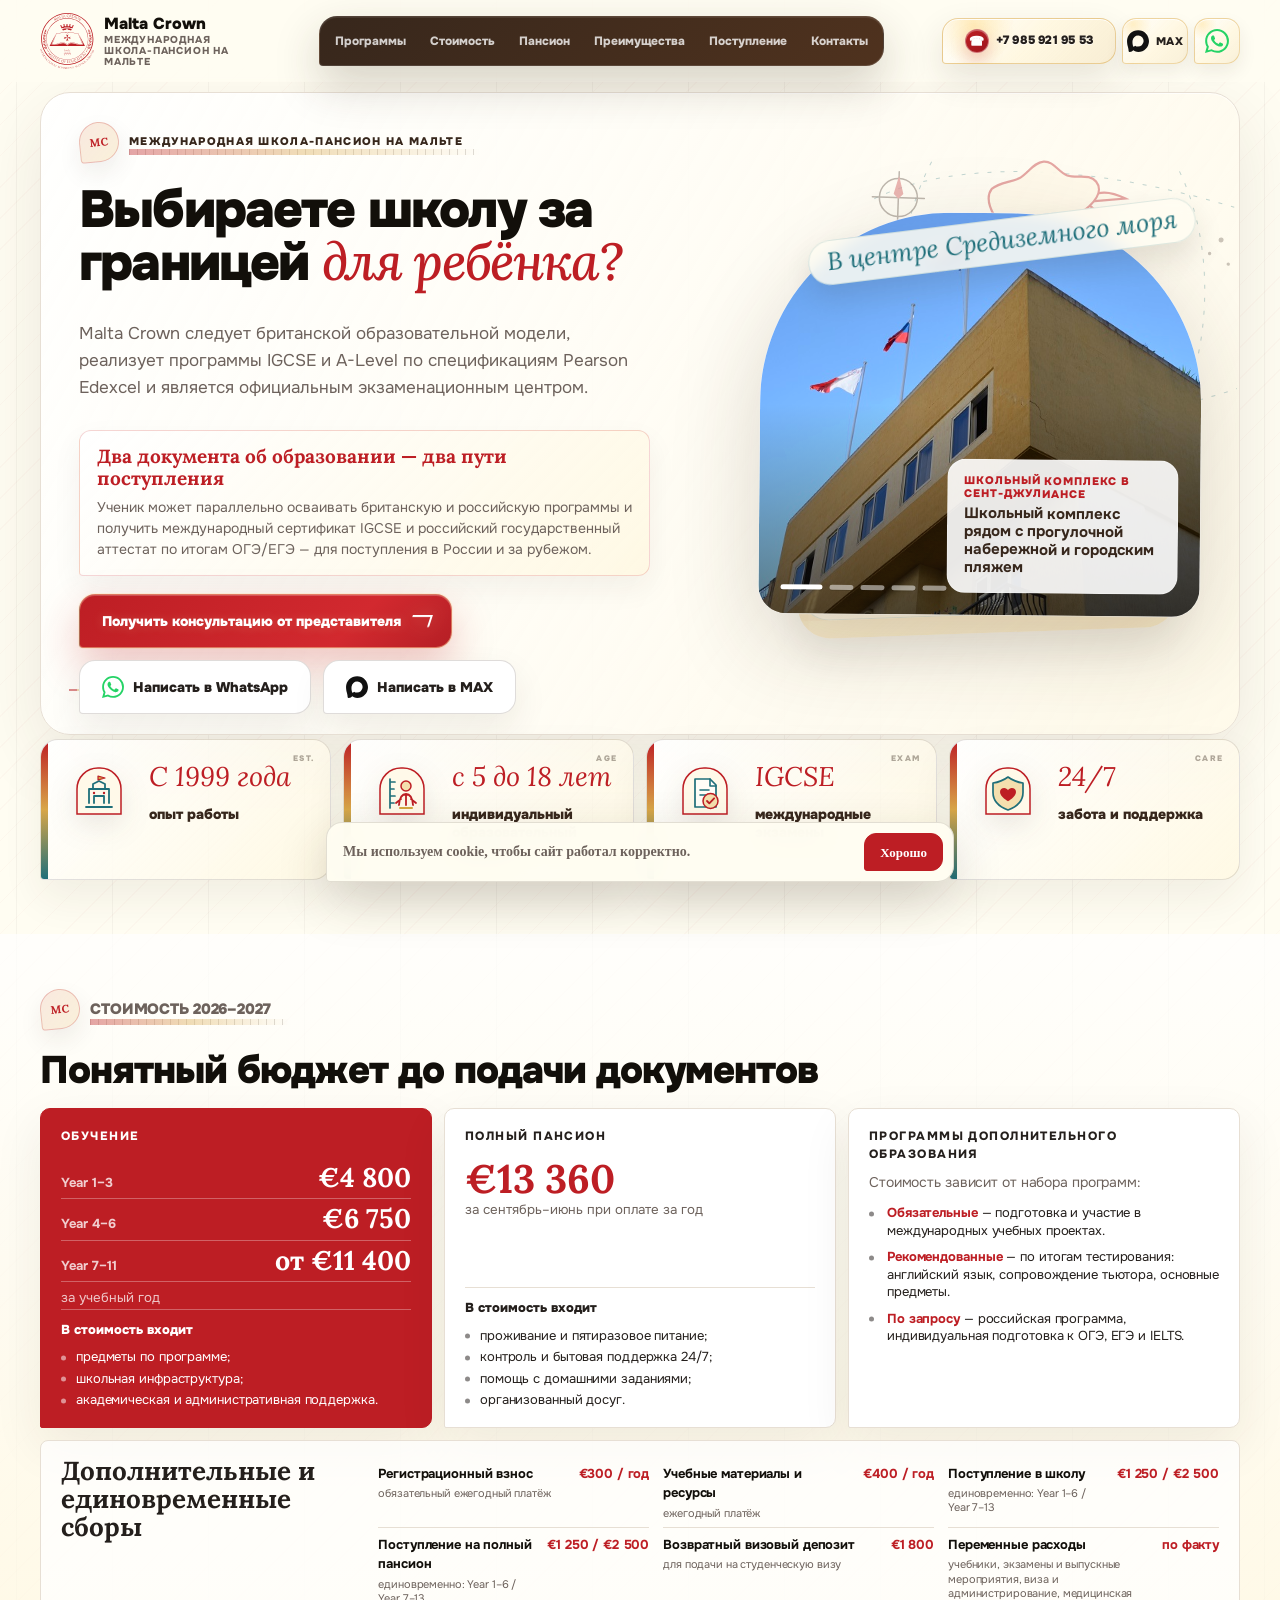
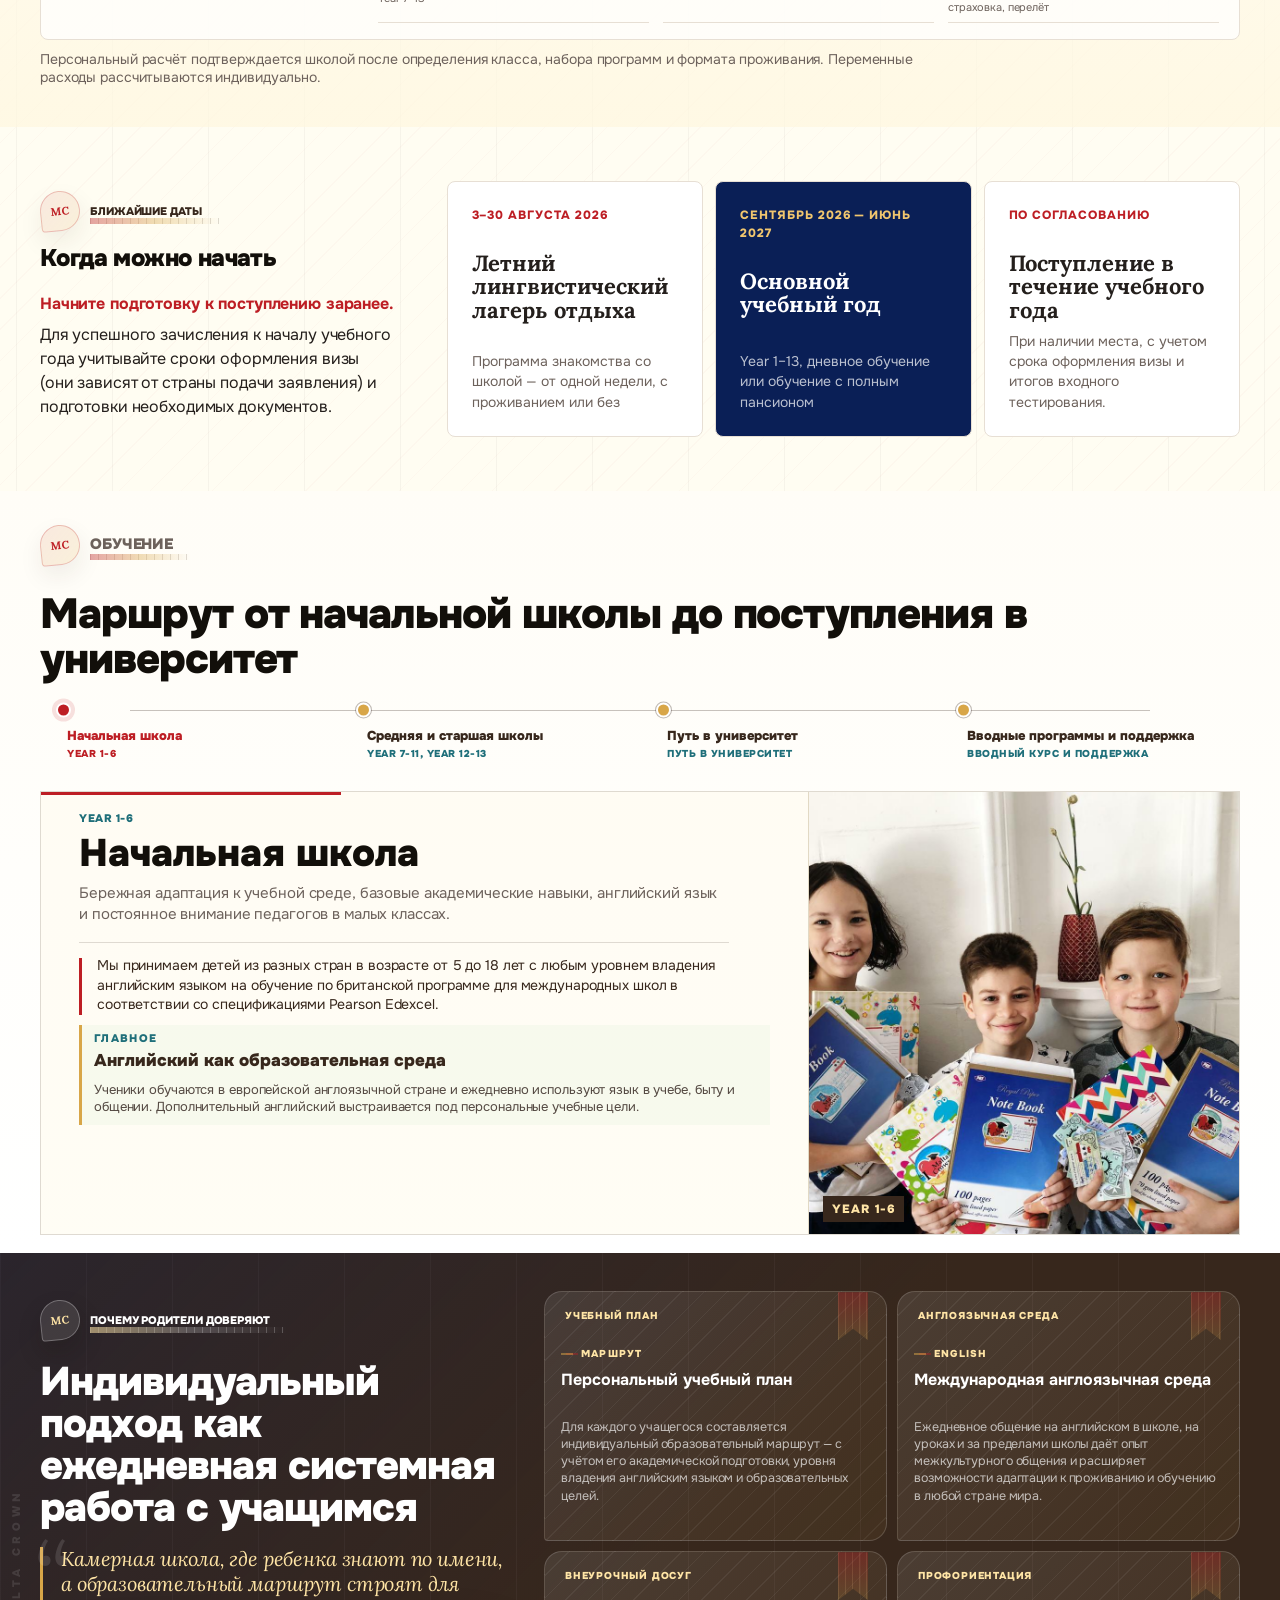
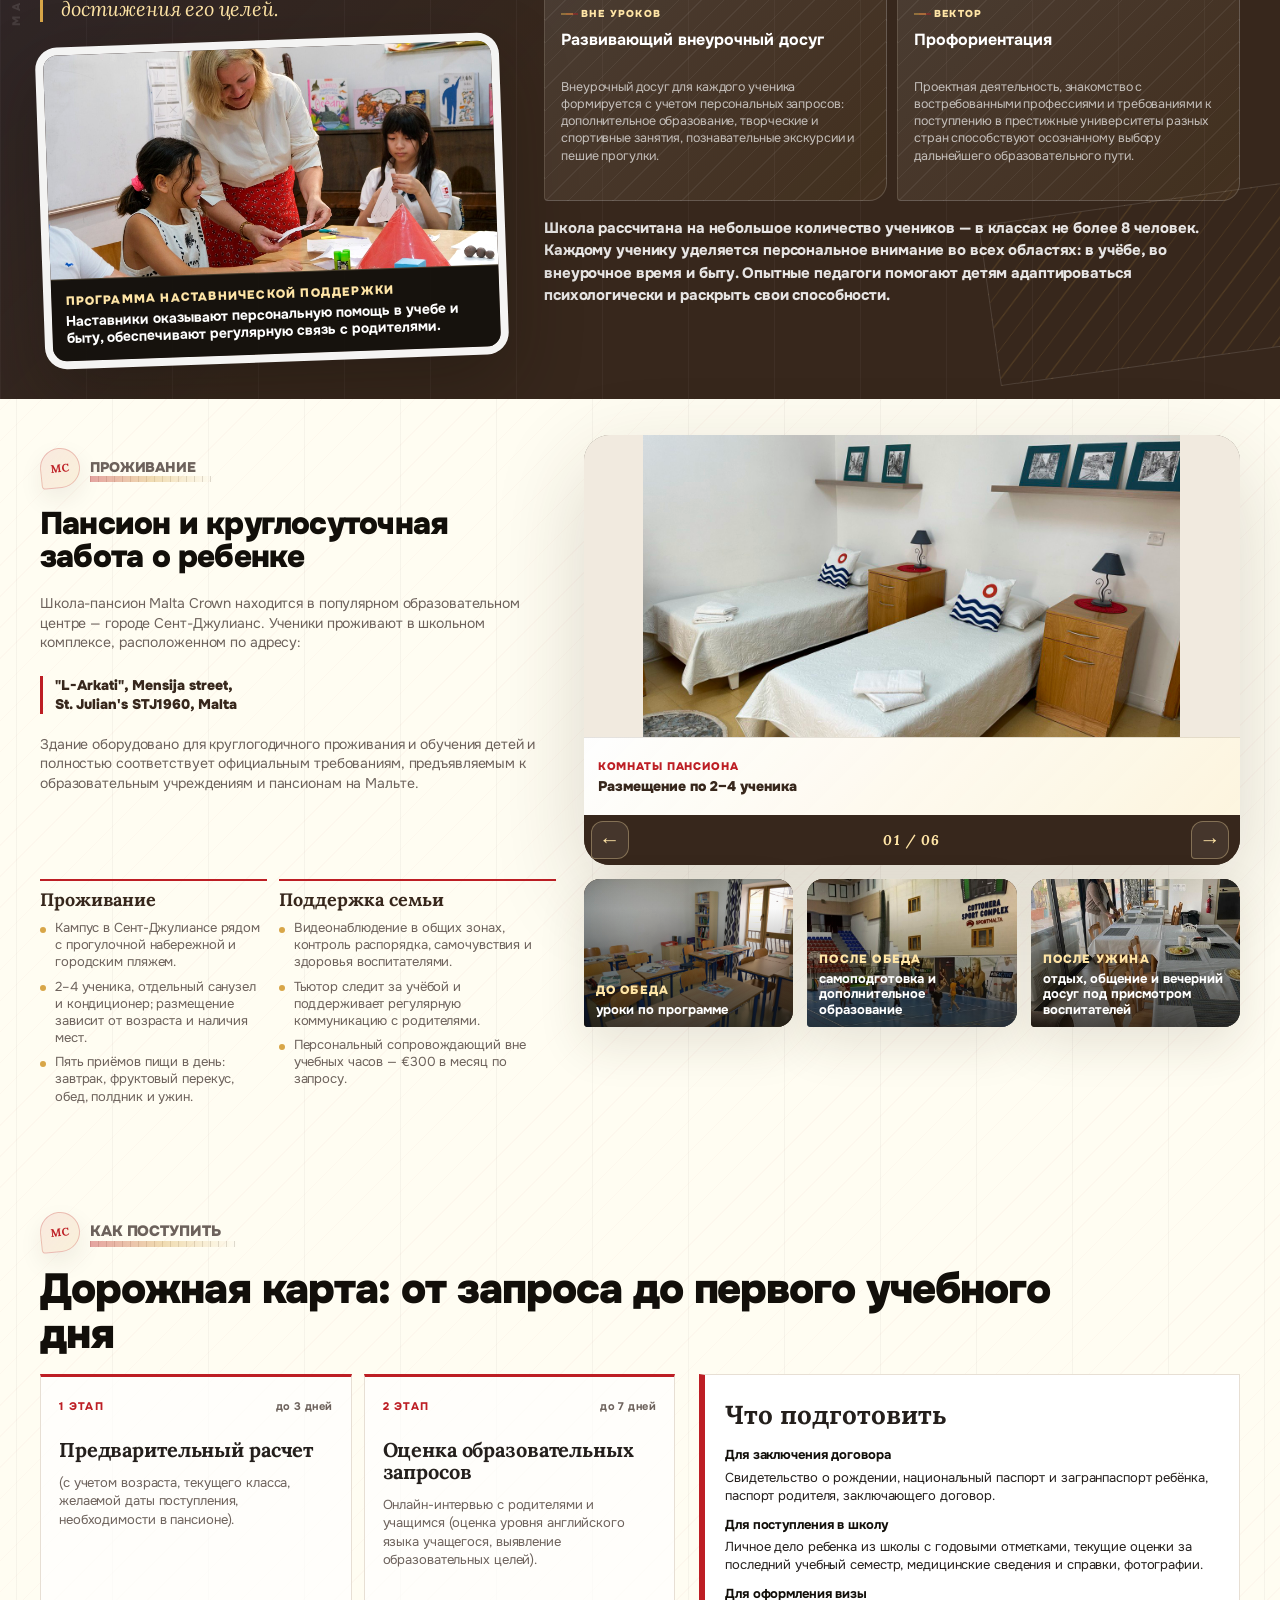
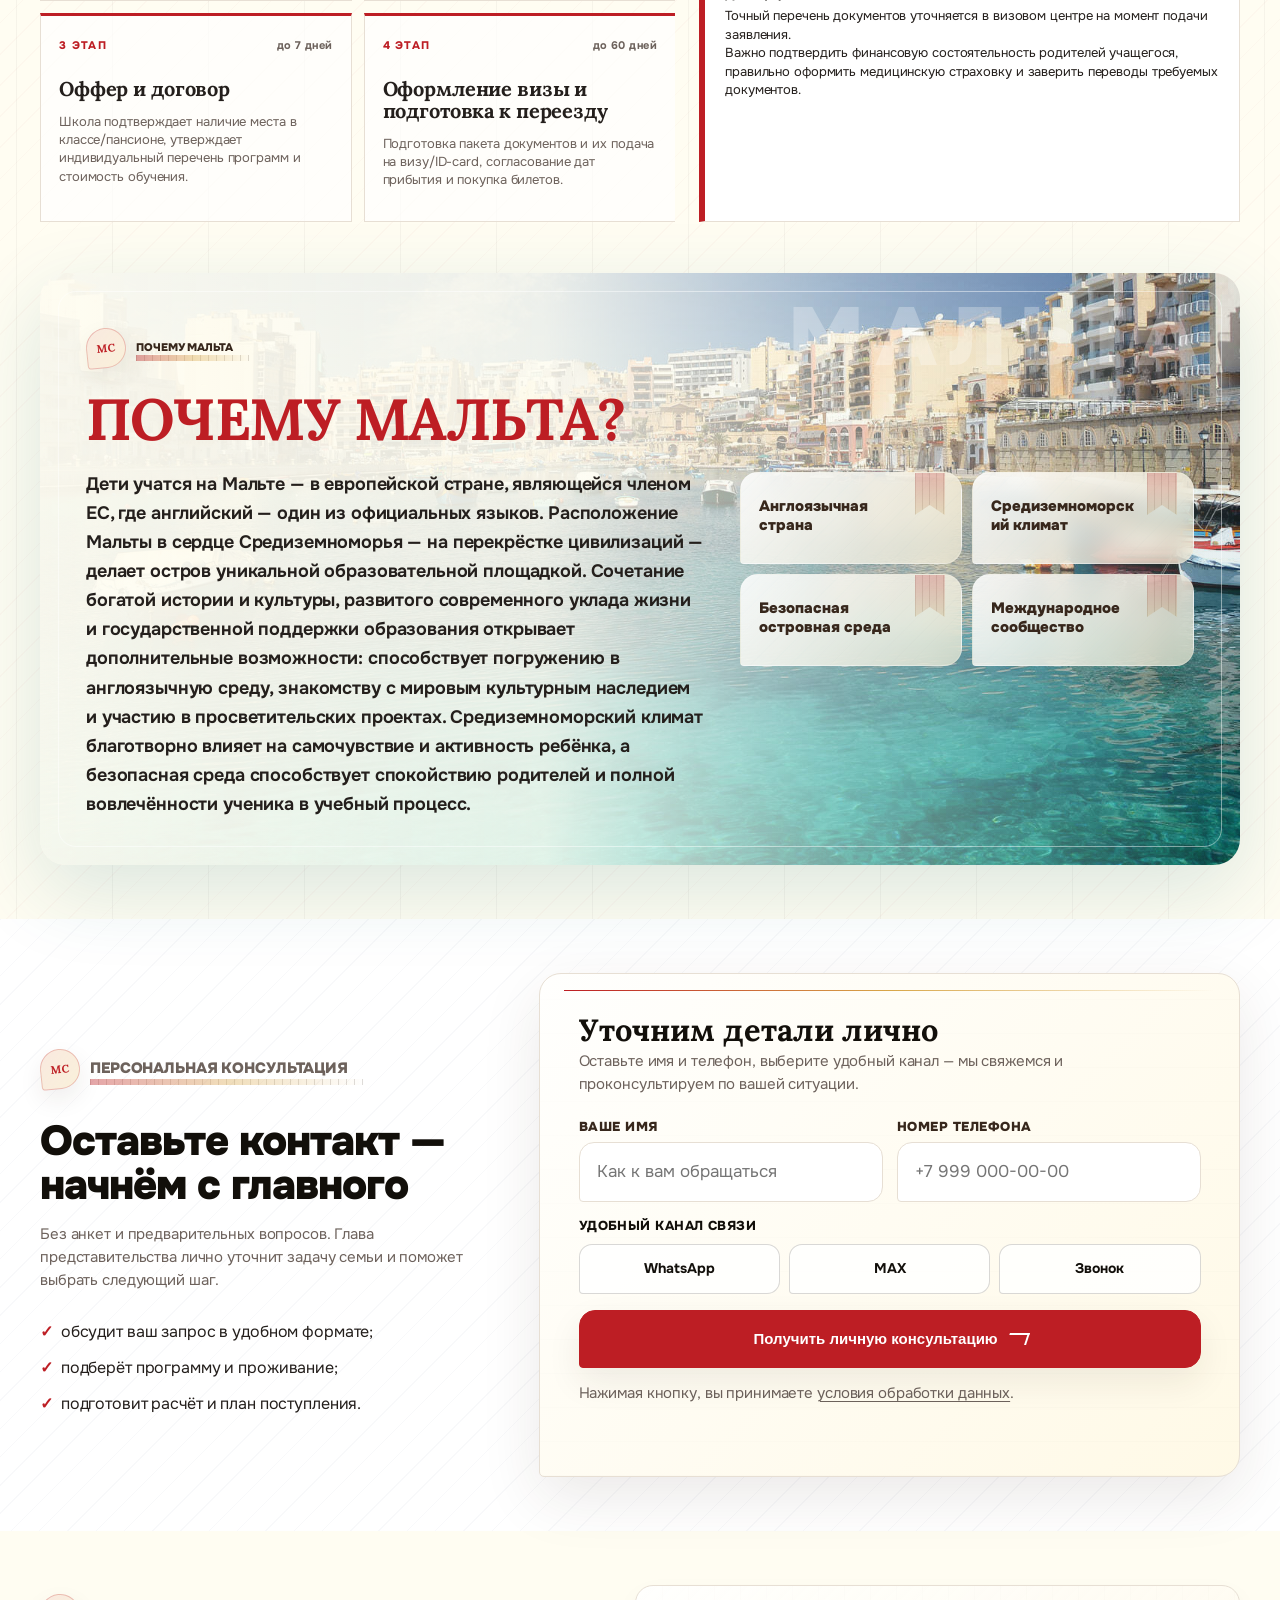
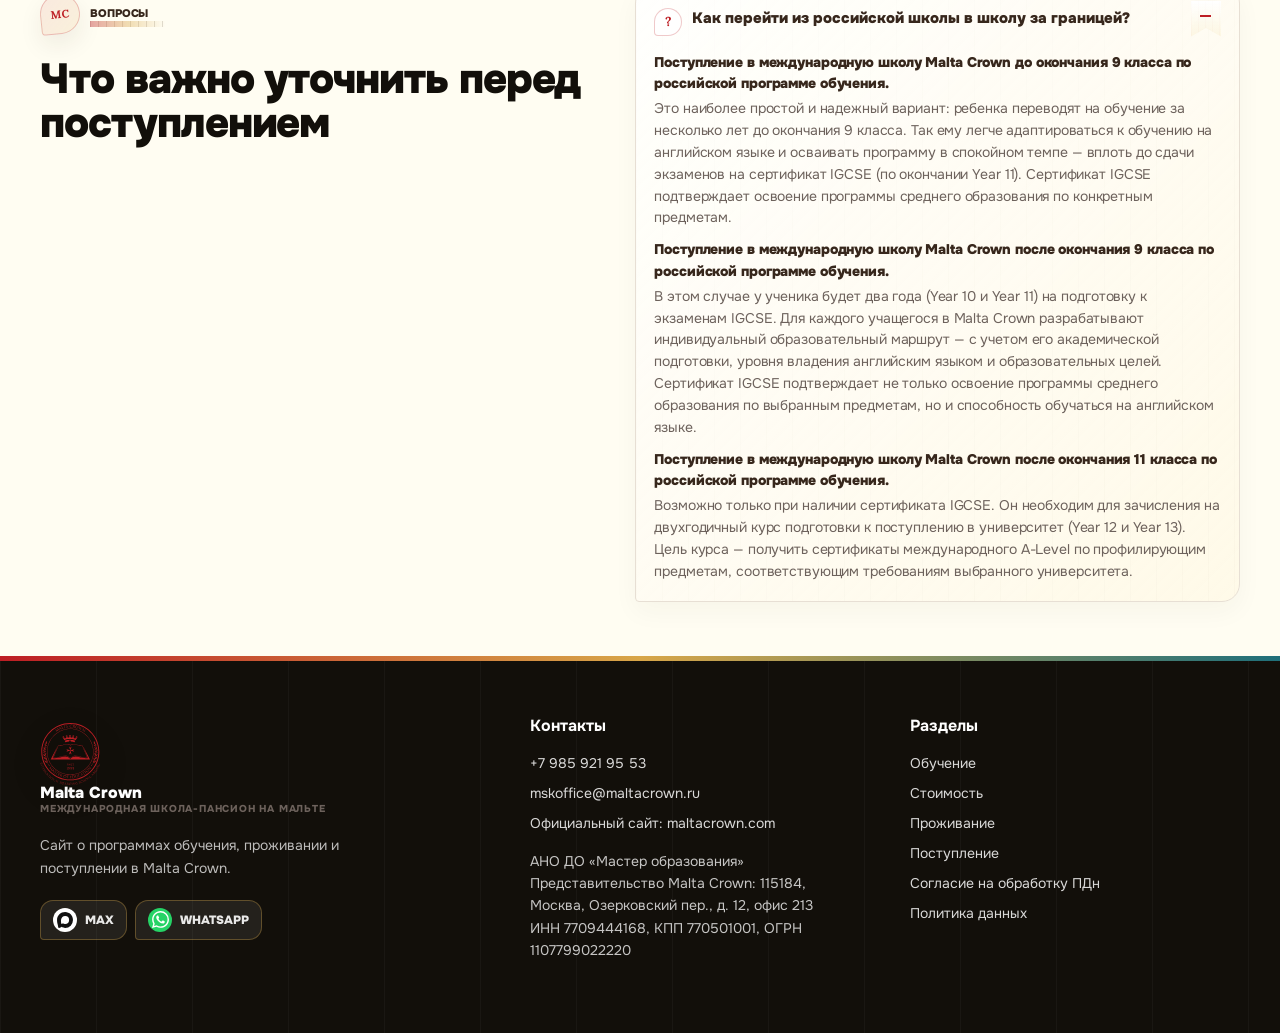
<file: index.html>
<!doctype html>
<html lang="ru">
  <head>
    <meta charset="utf-8">
    <meta name="viewport" content="width=device-width, initial-scale=1">
    <title>Школа Malta Crown на Мальте — программы, пансион и стоимость</title>
    <meta
      name="description"
      content="Сравните программы, проживание, сроки поступления и стоимость обучения в международной школе-пансионе Malta Crown на Мальте."
    >
    <link rel="icon" href="assets/images/malta-crown-favicon.ico" sizes="any">
    <link rel="shortcut icon" href="assets/images/malta-crown-favicon.ico" type="image/x-icon">
    <link rel="stylesheet" href="assets/css/styles.css?v=20260716-boarding-contain">
    <!-- Yandex.Metrika counter -->
    <script type="text/javascript">
      (function(m,e,t,r,i,k,a){
        m[i]=m[i]||function(){(m[i].a=m[i].a||[]).push(arguments)};
        m[i].l=1*new Date();
        for (var j = 0; j < document.scripts.length; j++) {if (document.scripts[j].src === r) { return; }}
        k=e.createElement(t),a=e.getElementsByTagName(t)[0],k.async=1,k.src=r,a.parentNode.insertBefore(k,a)
      })(window, document,'script','https://mc.yandex.ru/metrika/tag.js?id=110442062', 'ym');

      ym(110442062, 'init', {ssr:true, webvisor:true, clickmap:true, ecommerce:"dataLayer", referrer: document.referrer, url: location.href, accurateTrackBounce:true, trackLinks:true});
    </script>
    <noscript><div><img src="https://mc.yandex.ru/watch/110442062" style="position:absolute; left:-9999px;" alt=""></div></noscript>
    <!-- /Yandex.Metrika counter -->
  </head>
  <body>
    <div class="mcrown-site">
      <header class="mc-header" data-mcrown-header>
        <div class="mc-container mc-header__inner">
          <a class="mc-logo" href="#top" aria-label="Malta Crown">
            <img class="mc-logo__mark" src="assets/images/malta-crown-logo.svg" alt="" width="213" height="222">
            <span class="mc-logo__text">
              <strong>Malta Crown</strong>
              <small>Международная школа-пансион на Мальте</small>
            </span>
          </a>

          <nav id="mc-main-nav" class="mc-nav" aria-label="Основная навигация" data-mcrown-nav>
            <a href="#programmes">Программы</a>
            <a href="#fees">Стоимость</a>
            <a href="#boarding">Пансион</a>
            <a href="#approach">Преимущества</a>
            <a href="#admissions">Поступление</a>
            <a href="#contacts">Контакты</a>
          </nav>

          <div class="mc-header__contacts" aria-label="Связаться с Malta Crown">
            <a class="mc-header__phone" href="tel:+79859219553">+7 985 921 95 53</a>
            <div class="mc-header__messengers">
              <a class="mc-header__messenger mc-header__messenger--max" href="https://max.ru/id7709444168_biz" target="_blank" rel="noopener" aria-label="Связаться в MAX">
                <span class="mc-header__messenger-icon" aria-hidden="true">
                  <svg viewBox="0 0 42 42" focusable="false">
                    <path fill="currentColor" fill-rule="evenodd" d="M21.47 41.88c-4.11 0-6.02-.6-9.34-3-2.1 2.7-8.75 4.81-9.04 1.2 0-2.71-.6-5-1.28-7.5C1 29.5.08 26.07.08 21.1.08 9.23 9.82.3 21.36.3c11.55 0 20.6 9.37 20.6 20.91a20.6 20.6 0 0 1-20.49 20.67m.17-31.32c-5.62-.29-10 3.6-10.97 9.7-.8 5.05.62 11.2 1.83 11.52.58.14 2.04-1.04 2.95-1.95a10.4 10.4 0 0 0 5.08 1.81 10.7 10.7 0 0 0 11.19-9.97 10.7 10.7 0 0 0-10.08-11.1Z" clip-rule="evenodd"/>
                  </svg>
                </span>
                <span class="mc-header__messenger-label">MAX</span>
              </a>
              <a class="mc-header__messenger mc-header__messenger--wa" href="https://wa.me/79859219553" target="_blank" rel="noopener" aria-label="Написать в WhatsApp">
                <span class="mc-header__messenger-icon" aria-hidden="true">
                  <svg viewBox="0 0 24 24" focusable="false">
                    <path fill="currentColor" d="M17.47 14.38c-.3-.15-1.76-.87-2.03-.97-.27-.1-.47-.15-.67.15-.2.3-.77.97-.94 1.16-.17.2-.35.22-.64.08-.3-.15-1.26-.46-2.39-1.48-.88-.79-1.48-1.76-1.65-2.06-.17-.3-.02-.46.13-.61.13-.13.3-.35.45-.52.15-.17.2-.3.3-.5.1-.2.05-.37-.03-.52-.07-.15-.67-1.61-.92-2.21-.24-.58-.49-.5-.67-.51h-.57c-.2 0-.52.07-.79.37-.27.3-1.04 1.02-1.04 2.48s1.07 2.88 1.21 3.07c.15.2 2.1 3.2 5.08 4.49.71.31 1.26.49 1.69.63.71.23 1.36.2 1.87.12.57-.09 1.76-.72 2.01-1.41.25-.69.25-1.29.17-1.41-.07-.12-.27-.2-.57-.35M12.05 21.79h-.01a9.87 9.87 0 0 1-5.03-1.38l-.36-.21-3.74.98 1-3.65-.24-.37a9.86 9.86 0 0 1-1.51-5.26c0-5.45 4.44-9.88 9.89-9.88 2.64 0 5.12 1.03 6.99 2.9a9.83 9.83 0 0 1 2.89 6.99c0 5.45-4.44 9.88-9.88 9.88m8.41-18.3A11.82 11.82 0 0 0 12.05 0C5.5 0 .16 5.34.16 11.89c0 2.1.55 4.14 1.59 5.95L0 24l6.3-1.65a11.88 11.88 0 0 0 5.74 1.46h.01c6.55 0 11.89-5.34 11.89-11.89a11.82 11.82 0 0 0-3.48-8.43Z"/>
                  </svg>
                </span>
                <span class="mc-header__messenger-label">WhatsApp</span>
              </a>
            </div>
          </div>

          <button class="mc-menu-button" type="button" aria-label="Открыть меню" aria-controls="mc-main-nav" aria-expanded="false" data-mcrown-menu>
            <span></span>
            <span></span>
            <span></span>
          </button>
        </div>
      </header>

      <main id="top">
        <section class="mc-hero" aria-labelledby="hero-title">
          <div class="mc-container mc-hero__shell">
            <div class="mc-hero__grid">
              <div class="mc-hero__content">
                <p class="mc-kicker">Международная школа-пансион на Мальте</p>
                <h1 id="hero-title">Выбираете школу за границей <em>для ребёнка?</em></h1>
                <div class="mc-hero__lead">
                  <p>Malta Crown следует британской образовательной модели, реализует программы IGCSE и A-Level по спецификациям Pearson Edexcel и является официальным экзаменационным центром.</p>
                </div>
                <div class="mc-hero__advantage">
                  <strong>Два документа об образовании — два пути поступления</strong>
                  <p>Ученик может параллельно осваивать британскую и российскую программы и получить международный сертификат IGCSE и российский государственный аттестат по итогам ОГЭ/ЕГЭ — для поступления в России и за рубежом.</p>
                </div>
                <div class="mc-hero__actions">
                  <a class="mc-button mc-button--primary" href="#admissions" data-presentation-cta>Получить консультацию от представителя</a>
                  <a class="mc-button mc-button--secondary mc-hero__messenger mc-hero__messenger--wa" href="https://wa.me/79859219553" target="_blank" rel="noopener" aria-label="Написать в WhatsApp">
                    <span class="mc-hero__messenger-icon" aria-hidden="true">
                      <svg viewBox="0 0 24 24" focusable="false">
                        <path fill="currentColor" d="M17.47 14.38c-.3-.15-1.76-.87-2.03-.97-.27-.1-.47-.15-.67.15-.2.3-.77.97-.94 1.16-.17.2-.35.22-.64.08-.3-.15-1.26-.46-2.39-1.48-.88-.79-1.48-1.76-1.65-2.06-.17-.3-.02-.46.13-.61.13-.13.3-.35.45-.52.15-.17.2-.3.3-.5.1-.2.05-.37-.03-.52-.07-.15-.67-1.61-.92-2.21-.24-.58-.49-.5-.67-.51h-.57c-.2 0-.52.07-.79.37-.27.3-1.04 1.02-1.04 2.48s1.07 2.88 1.21 3.07c.15.2 2.1 3.2 5.08 4.49.71.31 1.26.49 1.69.63.71.23 1.36.2 1.87.12.57-.09 1.76-.72 2.01-1.41.25-.69.25-1.29.17-1.41-.07-.12-.27-.2-.57-.35M12.05 21.79h-.01a9.87 9.87 0 0 1-5.03-1.38l-.36-.21-3.74.98 1-3.65-.24-.37a9.86 9.86 0 0 1-1.51-5.26c0-5.45 4.44-9.88 9.89-9.88 2.64 0 5.12 1.03 6.99 2.9a9.83 9.83 0 0 1 2.89 6.99c0 5.45-4.44 9.88-9.88 9.88m8.41-18.3A11.82 11.82 0 0 0 12.05 0C5.5 0 .16 5.34.16 11.89c0 2.1.55 4.14 1.59 5.95L0 24l6.3-1.65a11.88 11.88 0 0 0 5.74 1.46h.01c6.55 0 11.89-5.34 11.89-11.89a11.82 11.82 0 0 0-3.48-8.43Z"/>
                      </svg>
                    </span>
                    <span>Написать в WhatsApp</span>
                  </a>
                  <a class="mc-button mc-button--secondary mc-hero__messenger mc-hero__messenger--max" href="https://max.ru/id7709444168_biz" target="_blank" rel="noopener" aria-label="Написать в MAX">
                    <span class="mc-hero__messenger-icon" aria-hidden="true">
                      <svg viewBox="0 0 42 42" focusable="false">
                        <path fill="currentColor" fill-rule="evenodd" d="M21.47 41.88c-4.11 0-6.02-.6-9.34-3-2.1 2.7-8.75 4.81-9.04 1.2 0-2.71-.6-5-1.28-7.5C1 29.5.08 26.07.08 21.1.08 9.23 9.82.3 21.36.3c11.55 0 20.6 9.37 20.6 20.91a20.6 20.6 0 0 1-20.49 20.67m.17-31.32c-5.62-.29-10 3.6-10.97 9.7-.8 5.05.62 11.2 1.83 11.52.58.14 2.04-1.04 2.95-1.95a10.4 10.4 0 0 0 5.08 1.81 10.7 10.7 0 0 0 11.19-9.97 10.7 10.7 0 0 0-10.08-11.1Z" clip-rule="evenodd"/>
                      </svg>
                    </span>
                    <span>Написать в MAX</span>
                  </a>
                </div>
              </div>

              <div class="mc-hero__visual" aria-label="Визуальный блок школы Malta Crown">
                <div class="mc-hero__script" aria-hidden="true">В центре Средиземного моря</div>
                <figure class="mc-hero-card mc-hero-card--main mc-hero-carousel" data-mcrown-hero-carousel aria-label="Фотографии Malta Crown">
                  <div class="mc-hero-carousel__slide is-active" data-label="Школьный комплекс в Сент-Джулиансе" data-text="Школьный комплекс рядом с прогулочной набережной и городским пляжем">
                    <img src="assets/images/malta-crown-school-building.jpg" alt="Фасад школьного здания Malta Crown в Сент-Джулиансе" loading="lazy" decoding="async">
                  </div>
                  <div class="mc-hero-carousel__slide" data-label="Малые классы" data-text="До 8 учеников в классе и персональное внимание">
                    <img src="assets/images/mcrown-com-students.jpg" alt="Ученики школы-пансиона Malta Crown">
                  </div>
                  <div class="mc-hero-carousel__slide" data-label="Учебный день" data-text="Классы, проекты и индивидуальный учебный план">
                    <img src="assets/images/mcrown-live-small-class-table.jpeg" alt="Ученики Malta Crown обсуждают задания за круглым столом" loading="lazy" decoding="async">
                  </div>
                  <div class="mc-hero-carousel__slide" data-label="Английский" data-text="Адаптация к обучению на английском, ежедневная практика в англоязычной среде">
                    <img src="assets/images/mcrown-live-primary-reader.jpeg" alt="Ученица Malta Crown с учебником английского языка" loading="lazy" decoding="async">
                  </div>
                  <div class="mc-hero-carousel__slide" data-label="Дополнительное образование" data-text="Учебные проекты, спорт, творчество и экскурсии помогают развивать способности ученика">
                    <img src="assets/images/mcrown-com-malta-excursion.jpg" alt="Ученики Malta Crown на внеурочной экскурсии по Мальте" loading="lazy" decoding="async">
                  </div>
                  <figcaption>
                    <span data-mcrown-hero-caption-label>Школьный комплекс в Сент-Джулиансе</span>
                    <strong data-mcrown-hero-caption-text>Школьный комплекс рядом с прогулочной набережной и городским пляжем</strong>
                  </figcaption>
                  <div class="mc-hero-carousel__dots" aria-label="Выбор слайда">
                    <button class="is-active" type="button" aria-label="Слайд 1" aria-current="true"></button>
                    <button type="button" aria-label="Слайд 2"></button>
                    <button type="button" aria-label="Слайд 3"></button>
                    <button type="button" aria-label="Слайд 4"></button>
                    <button type="button" aria-label="Слайд 5"></button>
                  </div>
                </figure>
              </div>
            </div>
          </div>
        </section>

        <section class="mc-trust" aria-label="Факты о школе">
          <div class="mc-container mc-trust__grid">
            <article data-code="EST.">
              <img class="mc-trust__badge" src="assets/images/malta-crown-badge-school.svg" alt="" width="60" height="60" loading="lazy" decoding="async">
              <span>С 1999 года</span>
              <strong>опыт работы</strong>
            </article>
            <article data-code="AGE">
              <img class="mc-trust__badge" src="assets/images/malta-crown-badge-age.svg" alt="" width="60" height="60" loading="lazy" decoding="async">
              <span>с 5 до 18 лет</span>
              <strong>индивидуальный образовательный маршрут</strong>
            </article>
            <article data-code="EXAM">
              <img class="mc-trust__badge" src="assets/images/malta-crown-badge-exam.svg" alt="" width="60" height="60" loading="lazy" decoding="async">
              <span>IGCSE</span>
              <strong>международные экзамены</strong>
            </article>
            <article data-code="CARE">
              <img class="mc-trust__badge" src="assets/images/malta-crown-badge-care.svg" alt="" width="60" height="60" loading="lazy" decoding="async">
              <span>24/7</span>
              <strong>забота и поддержка</strong>
            </article>
          </div>
        </section>

        <section class="mc-section mc-fees" id="fees" aria-labelledby="fees-title">
          <div class="mc-container">
            <div class="mc-section__head">
              <p class="mc-kicker">Стоимость 2026–2027</p>
              <h2 id="fees-title">Понятный бюджет до подачи документов</h2>
            </div>

            <div class="mc-fees__summary">
              <article class="mc-price-card mc-price-card--primary">
                <span>Обучение</span>
                <dl class="mc-price-scale" aria-label="Стоимость обучения по ступеням">
                  <div><dt>Year 1–3</dt><dd>€4 800</dd></div>
                  <div><dt>Year 4–6</dt><dd>€6 750</dd></div>
                  <div><dt>Year 7–11</dt><dd>от €11 400</dd></div>
                </dl>
                <small>за учебный год</small>
                <div class="mc-price-card__included">
                  <strong>В стоимость входит</strong>
                  <ul>
                    <li>предметы по программе;</li>
                    <li>школьная инфраструктура;</li>
                    <li>академическая и административная поддержка.</li>
                  </ul>
                </div>
              </article>
              <article class="mc-price-card">
                <span>Полный пансион</span>
                <strong>€13 360</strong>
                <small>за сентябрь–июнь при оплате за год</small>
                <div class="mc-price-card__included">
                  <strong>В стоимость входит</strong>
                  <ul>
                    <li>проживание и пятиразовое питание;</li>
                    <li>контроль и бытовая поддержка 24/7;</li>
                    <li>помощь с домашними заданиями;</li>
                    <li>организованный досуг.</li>
                  </ul>
                </div>
              </article>
              <article class="mc-price-card mc-price-card--programmes">
                <span>Программы дополнительного образования</span>
                <p class="mc-price-card__intro">Стоимость зависит от набора программ:</p>
                <ul class="mc-price-card__options">
                  <li><strong>Обязательные</strong> — подготовка и участие в международных учебных проектах.</li>
                  <li><strong>Рекомендованные</strong> — по итогам тестирования: английский язык, сопровождение тьютора, основные предметы.</li>
                  <li><strong>По запросу</strong> — российская программа, индивидуальная подготовка к ОГЭ, ЕГЭ и IELTS.</li>
                </ul>
              </article>
            </div>

            <div class="mc-fees__details mc-fees__details--single">
              <div>
                <h3>Дополнительные и единовременные сборы</h3>
                <ul class="mc-fees__extras">
                  <li><span><b>Регистрационный взнос</b><small>обязательный ежегодный платёж</small></span><strong>€300 / год</strong></li>
                  <li><span><b>Учебные материалы и ресурсы</b><small>ежегодный платёж</small></span><strong>€400 / год</strong></li>
                  <li><span><b>Поступление в школу</b><small>единовременно: Year 1–6 / Year 7–13</small></span><strong>€1 250 / €2 500</strong></li>
                  <li><span><b>Поступление на полный пансион</b><small>единовременно: Year 1–6 / Year 7–13</small></span><strong>€1 250 / €2 500</strong></li>
                  <li><span><b>Возвратный визовый депозит</b><small>для подачи на студенческую визу</small></span><strong>€1 800</strong></li>
                  <li><span><b>Переменные расходы</b><small>учебники, экзамены и выпускные мероприятия, виза и администрирование, медицинская страховка, перелёт</small></span><strong>по факту</strong></li>
                </ul>
              </div>
            </div>
            <p class="mc-source-note">Персональный расчёт подтверждается школой после определения класса, набора программ и формата проживания. Переменные расходы рассчитываются индивидуально.</p>
          </div>
        </section>

        <section class="mc-section mc-starts" aria-labelledby="starts-title">
          <div class="mc-container mc-starts__grid">
            <div>
              <p class="mc-kicker">Ближайшие даты</p>
              <h2 id="starts-title">Когда можно начать</h2>
              <p><strong>Начните подготовку к поступлению заранее.</strong> Для успешного зачисления к началу учебного года учитывайте сроки оформления визы (они зависят от страны подачи заявления) и подготовки необходимых документов.</p>
            </div>
            <div class="mc-starts__cards">
              <article><time datetime="2026-08">3–30 августа 2026</time><strong>Летний лингвистический лагерь отдыха</strong><span>Программа знакомства со школой — от одной недели, с проживанием или без</span></article>
              <article class="is-featured"><time datetime="2026-09">Сентябрь 2026 — июнь 2027</time><strong>Основной учебный год</strong><span>Year 1–13, дневное обучение или обучение с полным пансионом</span></article>
              <article><time>По согласованию</time><strong>Поступление в течение учебного года</strong><span>При наличии места, с учетом срока оформления визы и итогов входного тестирования.</span></article>
            </div>
          </div>
        </section>

        <section class="mc-section mc-programmes" id="programmes" aria-labelledby="programmes-title">
          <div class="mc-container">
            <div class="mc-section__head">
              <p class="mc-kicker">Обучение</p>
              <h2 id="programmes-title">Маршрут от начальной школы до поступления в университет</h2>
            </div>

            <div class="mc-programme-carousel" data-mcrown-programme-carousel>
              <div class="mc-programme-tabs" role="tablist" aria-label="Программы Malta Crown">
                <button id="programme-tab-primary" class="is-active" type="button" role="tab" aria-selected="true" aria-controls="programme-panel-primary" data-mcrown-tab="primary" data-track="Year 1-6">Начальная школа</button>
                <button id="programme-tab-secondary" type="button" role="tab" aria-selected="false" aria-controls="programme-panel-secondary" tabindex="-1" data-mcrown-tab="secondary" data-track="Year 7-11, Year 12-13">Средняя и старшая школы</button>
                <button id="programme-tab-senior" type="button" role="tab" aria-selected="false" aria-controls="programme-panel-senior" tabindex="-1" data-mcrown-tab="senior" data-track="Путь в университет">Путь в университет</button>
                <button id="programme-tab-short" type="button" role="tab" aria-selected="false" aria-controls="programme-panel-short" tabindex="-1" data-mcrown-tab="short" data-track="Вводный курс и поддержка">Вводные программы и поддержка</button>
              </div>

              <div class="mc-programme-viewport" aria-live="polite">
                <div id="programme-panel-primary" class="mc-programme-stage is-active" role="tabpanel" tabindex="0" aria-labelledby="programme-tab-primary" data-mcrown-panel="primary">
                  <article class="mc-programme-slide">
                    <div class="mc-programme-slide__copy">
                      <span class="mc-programme-slide__eyebrow">Year 1-6</span>
                      <h3>Начальная школа</h3>
                      <p>Бережная адаптация к учебной среде, базовые академические навыки, английский язык и постоянное внимание педагогов в малых классах.</p>
                      <p class="mc-programme-slide__explanation">Мы принимаем детей из разных стран в возрасте от 5 до 18 лет с любым уровнем владения английским языком на обучение по британской программе для международных школ в соответствии со спецификациями Pearson Edexcel.</p>
                      <div class="mc-programme-slide__note">
                        <span>Главное</span>
                        <strong>Английский как образовательная среда</strong>
                        <p>Ученики обучаются в европейской англоязычной стране и ежедневно используют язык в учебе, быту и общении. Дополнительный английский выстраивается под персональные учебные цели.</p>
                      </div>
                    </div>
                    <figure class="mc-programme-slide__media">
                      <img src="assets/images/mcrown-com-english-books.jpg" alt="Младшие ученики Malta Crown с учебными тетрадями" loading="lazy" decoding="async">
                      <figcaption>Year 1-6</figcaption>
                    </figure>
                  </article>
                </div>

                <div id="programme-panel-secondary" class="mc-programme-stage" role="tabpanel" tabindex="0" aria-labelledby="programme-tab-secondary" data-mcrown-panel="secondary" hidden>
                  <article class="mc-programme-slide">
                    <div class="mc-programme-slide__copy">
                      <span class="mc-programme-slide__eyebrow">Year 7-11, Year 12-13</span>
                      <h3>Средняя и старшая школа</h3>
                      <p>В основе обучения — британская учебная программа Pearson Edexcel: подготовка к IGCSE в Year 7-11 и к A-Level в Year 12-13. Эти результаты становятся прочной основой для поступления в университеты по всему миру.</p>
                      <p class="mc-programme-slide__explanation">Школа-пансион Malta Crown предоставляет возможность параллельно изучать две программы среднего образования: британскую и российскую, и получить два документа о среднем образовании: международный сертификат IGCSE и российский государственный аттестат по итогам экзаменов ОГЭ/ЕГЭ.</p>
                      <div class="mc-programme-slide__note">
                        <span>Плюс</span>
                        <strong>Российский блок</strong>
                        <p>По запросу международная программа дополняется российской общеобразовательной программой с 1 по 11 класс и подготовкой к ОГЭ/ЕГЭ.</p>
                      </div>
                    </div>
                    <figure class="mc-programme-slide__media">
                      <img src="assets/images/mcrown-com-group-work.jpg" alt="Ученики Malta Crown работают над учебным заданием" loading="lazy" decoding="async">
                      <figcaption>Year 7-13</figcaption>
                    </figure>
                  </article>
                </div>

                <div id="programme-panel-senior" class="mc-programme-stage" role="tabpanel" tabindex="0" aria-labelledby="programme-tab-senior" data-mcrown-panel="senior" hidden>
                  <article class="mc-programme-slide">
                    <div class="mc-programme-slide__copy">
                      <span class="mc-programme-slide__eyebrow">Путь в университет</span>
                      <h3>Подготовка к университету</h3>
                      <p>Усиленный английский, профориентация, участие в международных образовательных проектах и формирование портфолио помогают ученику двигаться к выбранной академической цели.</p>
                      <p class="mc-programme-slide__explanation">Наличие двух документов существенно расширяет образовательные возможности выпускников: они могут подавать документы как в ведущие российские вузы, так и в престижные зарубежные учебные заведения без дополнительных сложностей с признанием квалификации.</p>
                      <div class="mc-programme-slide__note">
                        <span>Результат</span>
                        <strong>Выбор университета</strong>
                        <p>Школа знакомит с требованиями престижных университетов в разных странах и помогает выстроить оптимальную траекторию поступления.</p>
                      </div>
                    </div>
                    <figure class="mc-programme-slide__media">
                      <img src="assets/images/mcrown-com-senior-students.jpg" alt="Старшие ученики Malta Crown" loading="lazy" decoding="async">
                      <figcaption>University track</figcaption>
                    </figure>
                  </article>
                </div>

                <div id="programme-panel-short" class="mc-programme-stage" role="tabpanel" tabindex="0" aria-labelledby="programme-tab-short" data-mcrown-panel="short" hidden>
                  <article class="mc-programme-slide mc-programme-slide--compact">
                    <div class="mc-programme-slide__copy">
                      <span class="mc-programme-slide__eyebrow">Вводный курс и каникулы</span>
                      <h3>Ознакомительные программы</h3>
                      <p>Краткосрочные форматы знакомят с правилами школы, кампусом, английской средой и жизнью на Мальте.</p>
                      <p class="mc-programme-slide__explanation">Если уровень английского недостаточен для освоения общеобразовательных предметов на английском, для ученика предусматривается предварительное обучение по адаптационной программе.</p>
                      <ul class="mc-programme-slide__list">
                        <li>летний языковой лагерь;</li>
                        <li>осенние, зимние и весенние каникулы;</li>
                        <li>конференция Malta Crown &laquo;Ступени познания&raquo;;</li>
                        <li>учеба и проживание до 3 месяцев.</li>
                      </ul>
                      <div class="mc-programme-slide__note">
                        <span>Для семей</span>
                        <strong>Поддержка родителей</strong>
                        <p>Консультации по учебе, проживанию, визам и адаптации семьи.</p>
                      </div>
                    </div>
                    <figure class="mc-programme-slide__media">
                      <img src="assets/images/mcrown-com-malta-excursion.jpg" alt="Ученики Malta Crown на экскурсии по Мальте" loading="lazy" decoding="async">
                      <figcaption>Short stay</figcaption>
                    </figure>
                  </article>
                </div>
              </div>
            </div>

          </div>
        </section>

        <section class="mc-section mc-editorial" id="approach" aria-labelledby="approach-title">
          <div class="mc-editorial__rail" aria-hidden="true">Malta Crown</div>
          <div class="mc-container mc-editorial__grid">
            <div>
              <p class="mc-kicker mc-kicker--light">Почему родители доверяют</p>
              <h2 id="approach-title">Индивидуальный подход как ежедневная системная работа с учащимся</h2>
              <blockquote class="mc-editorial__quote">
                <p>Камерная школа, где ребенка знают по имени, а образовательный маршрут строят для достижения его целей.</p>
              </blockquote>
              <figure class="mc-editorial__photo">
                <img src="assets/images/mcrown-com-teacher-project.jpg" alt="Преподаватель Malta Crown помогает ученикам с проектным заданием" loading="lazy" decoding="async">
                <figcaption>
                  <span>Программа наставнической поддержки</span>
                  <strong>Наставники оказывают персональную помощь в учебе и быту, обеспечивают регулярную связь с родителями.</strong>
                </figcaption>
              </figure>
            </div>
            <div class="mc-editorial__copy">
              <div class="mc-benefits">
                <article data-label="Учебный план">
                  <span aria-hidden="true">Маршрут</span>
                  <strong>Персональный учебный план</strong>
                  <p>Для каждого учащегося составляется индивидуальный образовательный маршрут — с учётом его академической подготовки, уровня владения английским языком и образовательных целей.</p>
                </article>
                <article data-label="Англоязычная среда">
                  <span aria-hidden="true">English</span>
                  <strong>Международная англоязычная среда</strong>
                  <p>Ежедневное общение на английском в школе, на уроках и за пределами школы даёт опыт межкультурного общения и расширяет возможности адаптации к проживанию и обучению в любой стране мира.</p>
                </article>
                <article data-label="Внеурочный досуг">
                  <span aria-hidden="true">Вне уроков</span>
                  <strong>Развивающий внеурочный досуг</strong>
                  <p>Внеурочный досуг для каждого ученика формируется с учетом персональных запросов: дополнительное образование, творческие и спортивные занятия, познавательные экскурсии и пешие прогулки.</p>
                </article>
                <article data-label="Профориентация">
                  <span aria-hidden="true">Вектор</span>
                  <strong>Профориентация</strong>
                  <p>Проектная деятельность, знакомство с востребованными профессиями и требованиями к поступлению в престижные университеты разных стран способствуют осознанному выбору дальнейшего образовательного пути.</p>
                </article>
              </div>
              <p>
                Школа рассчитана на небольшое количество учеников — в классах не более 8 человек. Каждому ученику уделяется персональное внимание во всех областях: в учёбе, во внеурочное время и быту. Опытные педагоги помогают детям адаптироваться психологически и раскрыть свои способности.
              </p>
            </div>
          </div>
        </section>

        <section class="mc-section mc-boarding" id="boarding" aria-labelledby="boarding-title">
          <div class="mc-container mc-boarding__grid">
            <div class="mc-boarding__intro">
              <p class="mc-kicker">Проживание</p>
              <h2 id="boarding-title">Пансион и круглосуточная забота о ребенке</h2>
              <p>
                Школа-пансион Malta Crown находится в популярном образовательном центре — городе Сент-Джулианс. Ученики проживают в школьном комплексе, расположенном по адресу:
              </p>
              <address class="mc-boarding__address">"L-Arkati", Mensija street,<br>St. Julian's STJ1960, Malta</address>
              <p>
                Здание оборудовано для круглогодичного проживания и обучения детей и полностью соответствует официальным требованиям, предъявляемым к образовательным учреждениям и пансионам на Мальте.
              </p>
            </div>
            <div class="mc-boarding__content">
              <section class="mc-boarding__group" aria-labelledby="boarding-stay-title">
                <h3 id="boarding-stay-title">Проживание</h3>
                <ul>
                  <li>Кампус в Сент-Джулиансе рядом с прогулочной набережной и городским пляжем.</li>
                  <li>2–4 ученика, отдельный санузел и кондиционер; размещение зависит от возраста и наличия мест.</li>
                  <li>Пять приёмов пищи в день: завтрак, фруктовый перекус, обед, полдник и ужин.</li>
                </ul>
              </section>
              <section class="mc-boarding__group" aria-labelledby="boarding-support-title">
                <h3 id="boarding-support-title">Поддержка семьи</h3>
                <ul>
                  <li>Видеонаблюдение в общих зонах, контроль распорядка, самочувствия и здоровья воспитателями.</li>
                  <li>Тьютор следит за учёбой и поддерживает регулярную коммуникацию с родителями.</li>
                  <li>Персональный сопровождающий вне учебных часов — €300 в месяц по запросу.</li>
                </ul>
              </section>
            </div>
            <div class="mc-boarding__media" data-mcrown-boarding-gallery role="region" aria-roledescription="карусель" aria-label="Фотографии пансиона и школьной жизни Malta Crown" tabindex="0">
              <div class="mc-boarding-gallery__slides" aria-live="polite">
                <figure class="mc-boarding-gallery__slide is-active" data-mcrown-boarding-slide>
                  <img src="assets/images/mcrown-com-boarding-room.jpg" alt="Комната пансиона Malta Crown с двумя кроватями" loading="lazy" decoding="async">
                  <figcaption><span>Комнаты пансиона</span><strong>Размещение по 2–4 ученика</strong></figcaption>
                </figure>
                <figure class="mc-boarding-gallery__slide" data-mcrown-boarding-slide hidden>
                  <img src="assets/images/mcrown-com-living-lounge.jpeg" alt="Общая гостиная пансиона Malta Crown" loading="lazy" decoding="async">
                  <figcaption><span>Общая зона</span><strong>Пространство для отдыха и общения</strong></figcaption>
                </figure>
                <figure class="mc-boarding-gallery__slide" data-mcrown-boarding-slide hidden>
                  <img src="assets/images/mcrown-com-classroom-wide.jpeg" alt="Учебный класс Malta Crown" loading="lazy" decoding="async">
                  <figcaption><span>Учебные помещения</span><strong>Классы для занятий в малых группах</strong></figcaption>
                </figure>
                <figure class="mc-boarding-gallery__slide" data-mcrown-boarding-slide hidden>
                  <img src="assets/images/mcrown-live-common-dining.jpeg" alt="Обеденная зона Malta Crown" loading="lazy" decoding="async">
                  <figcaption><span>Питание</span><strong>Общая обеденная зона пансиона</strong></figcaption>
                </figure>
                <figure class="mc-boarding-gallery__slide" data-mcrown-boarding-slide hidden>
                  <img src="assets/images/mcrown-live-afternoon-sports.jpeg" alt="Спортивные занятия учеников Malta Crown" loading="lazy" decoding="async">
                  <figcaption><span>После уроков</span><strong>Спорт и организованный досуг</strong></figcaption>
                </figure>
                <figure class="mc-boarding-gallery__slide" data-mcrown-boarding-slide hidden>
                  <img src="assets/images/mcrown-com-campus-entrance.png" alt="Вход в школьный комплекс Malta Crown" loading="lazy" decoding="async">
                  <figcaption><span>Школьный комплекс</span><strong>Кампус Malta Crown в Сент-Джулиансе</strong></figcaption>
                </figure>
              </div>
              <div class="mc-boarding-gallery__controls" aria-label="Управление фотогалереей">
                <button type="button" data-mcrown-boarding-prev aria-label="Предыдущая фотография">←</button>
                <span data-mcrown-boarding-counter aria-live="polite">01 / 06</span>
                <button type="button" data-mcrown-boarding-next aria-label="Следующая фотография">→</button>
              </div>
            </div>
            <div class="mc-routine-strip" aria-label="Распорядок дня Malta Crown">
              <figure>
                <img src="assets/images/mcrown-live-classroom-desks.jpeg" alt="Класс Malta Crown перед утренними занятиями" loading="lazy" decoding="async">
                <figcaption>
                  <span>До обеда</span>
                  <strong>уроки по программе</strong>
                </figcaption>
              </figure>
              <figure>
                <img src="assets/images/mcrown-live-afternoon-sports.jpeg" alt="Спортивная активность учеников Malta Crown после уроков" loading="lazy" decoding="async">
                <figcaption>
                  <span>После обеда</span>
                  <strong>самоподготовка и дополнительное образование</strong>
                </figcaption>
              </figure>
              <figure>
                <img src="assets/images/mcrown-live-common-dining.jpeg" alt="Общая зона Malta Crown для вечернего общения и быта" loading="lazy" decoding="async">
                <figcaption>
                  <span>После ужина</span>
                  <strong>отдых, общение и вечерний досуг под присмотром воспитателей</strong>
                </figcaption>
              </figure>
            </div>
          </div>
        </section>

        <section class="mc-section mc-comparison" id="comparison" aria-labelledby="comparison-title" hidden aria-hidden="true">
          <div class="mc-container">
            <div class="mc-section__head mc-section__head--split">
              <div>
                <p class="mc-kicker">Сравнение направлений</p>
                <h2 id="comparison-title">Что сравнить до выбора страны</h2>
              </div>
              <p>Сравнение не заменяет подбор конкретной школы: программы, цены и требования заметно различаются даже внутри одной страны.</p>
            </div>
            <div class="mc-comparison__scroll" tabindex="0" aria-label="Таблица сравнения стран">
              <table>
                <thead>
                  <tr><th>Критерий</th><th class="is-malta">Мальта / Malta Crown</th><th>Англия</th><th>Кипр</th><th>Другие страны Европы</th></tr>
                </thead>
                <tbody>
                  <tr><th>Программа</th><td class="is-malta">British Curriculum, Pearson Edexcel, IGCSE, A-Level</td><td>GCSE / A-Level, IB — зависит от школы</td><td>British Curriculum или IB — зависит от школы</td><td>IB, национальная или британская программа</td></tr>
                  <tr><th>Язык</th><td class="is-malta">Английский — официальный язык страны и язык обучения</td><td>Английский</td><td>Чаще английский в международных школах; вне школы — греческий/турецкий</td><td>Английский в международной школе; вне школы — язык страны</td></tr>
                  <tr><th>Проживание</th><td class="is-malta">Пансион в здании школы, контроль 24/7</td><td>Школьные резиденции, часто отдельные кампусы</td><td>Пансион доступен не во всех школах</td><td>Зависит от школы: пансион, резиденция или принимающая семья</td></tr>
                  <tr><th>Стоимость</th><td class="is-malta">Обучение от €4 800; пансион €13 360 в год</td><td>Обычно выше; запрашивается у конкретной школы</td><td>Средняя или высокая; зависит от города и программы</td><td>Сильно зависит от страны, школы и проживания</td></tr>
                  <tr><th>Сроки</th><td class="is-malta">Основной старт — сентябрь; вход в течение года по согласованию</td><td>Часто набор за 1–2 года и фиксированные вступительные циклы</td><td>Чаще сентябрь; возможен приём в течение года</td><td>Обычно август–сентябрь; правила школы индивидуальны</td></tr>
                  <tr><th>Требования</th><td class="is-malta">Собеседование/тесты; адаптационная программа при слабом английском</td><td>Английский, академические тесты, иногда UKiset/интервью</td><td>Табели, интервью и проверка английского</td><td>Табели, язык, интервью; иногда вступительные экзамены</td></tr>
                </tbody>
              </table>
            </div>
            <p class="mc-source-note">Стоимость Malta Crown — официальный прайс 2026–2027. Остальные колонки описывают типичные условия и требуют проверки по конкретной школе на дату обращения.</p>
          </div>
        </section>

        <section class="mc-section mc-process" aria-labelledby="process-title">
          <div class="mc-container">
            <div class="mc-section__head">
              <div><p class="mc-kicker">Как поступить</p><h2 id="process-title">Дорожная карта: от запроса до первого учебного дня</h2></div>
            </div>
            <ol class="mc-process__steps">
              <li>
                <div class="mc-process__meta"><span>1 этап</span><small>до 3 дней</small></div>
                <strong>Предварительный расчет</strong>
                <p>(с учетом возраста, текущего класса, желаемой даты поступления, необходимости в пансионе).</p>
              </li>
              <li>
                <div class="mc-process__meta"><span>2 этап</span><small>до 7 дней</small></div>
                <strong>Оценка образовательных запросов</strong>
                <p>Онлайн-интервью с родителями и учащимся (оценка уровня английского языка учащегося, выявление образовательных целей).</p>
              </li>
              <li>
                <div class="mc-process__meta"><span>3 этап</span><small>до 7 дней</small></div>
                <strong>Оффер и договор</strong>
                <p>Школа подтверждает наличие места в классе/пансионе, утверждает индивидуальный перечень программ и стоимость обучения.</p>
              </li>
              <li>
                <div class="mc-process__meta"><span>4 этап</span><small>до 60 дней</small></div>
                <strong>Оформление визы и подготовка к переезду</strong>
                <p>Подготовка пакета документов и их подача на визу/ID-card, согласование дат прибытия и покупка билетов.</p>
              </li>
            </ol>
            <div class="mc-documents">
              <h3>Что подготовить</h3>
              <div class="mc-documents__content">
                <p><strong>Для заключения договора</strong>Свидетельство о рождении, национальный паспорт и загранпаспорт ребёнка, паспорт родителя, заключающего договор.</p>
                <p><strong>Для поступления в школу</strong>Личное дело ребенка из школы с годовыми отметками, текущие оценки за последний учебный семестр, медицинские сведения и справки, фотографии.</p>
                <p><strong>Для оформления визы</strong>Точный перечень документов уточняется в визовом центре на момент подачи заявления.<br>Важно подтвердить финансовую состоятельность родителей учащегося, правильно оформить медицинскую страховку и заверить переводы требуемых документов.</p>
              </div>
            </div>
          </div>
        </section>

        <section class="mc-section mc-malta" aria-labelledby="malta-title">
          <div class="mc-container">
            <div class="mc-malta__panel">
              <div>
                <p class="mc-kicker">Почему Мальта</p>
                <h2 id="malta-title">Почему Мальта?</h2>
                <p class="mc-malta__lead">
                  Дети учатся на Мальте — в европейской стране, являющейся членом ЕС, где английский — один из официальных языков. Расположение Мальты в сердце Средиземноморья — на перекрёстке цивилизаций — делает остров уникальной образовательной площадкой. Сочетание богатой истории и культуры, развитого современного уклада жизни и государственной поддержки образования открывает дополнительные возможности: способствует погружению в англоязычную среду, знакомству с мировым культурным наследием и участию в просветительских проектах. Средиземноморский климат благотворно влияет на самочувствие и активность ребёнка, а безопасная среда способствует спокойствию родителей и полной вовлечённости ученика в учебный процесс.
                </p>
              </div>
              <div class="mc-malta__items">
                <span>Англоязычная страна</span>
                <span>Средиземноморский климат</span>
                <span>Безопасная островная среда</span>
                <span>Международное сообщество</span>
              </div>
            </div>
          </div>
        </section>

        <section class="mc-section mc-admissions" id="admissions" aria-labelledby="admissions-title">
          <div class="mc-container mc-admissions__grid">
            <div>
              <p class="mc-kicker">Персональная консультация</p>
              <h2 id="admissions-title">Оставьте контакт — начнём с главного</h2>
              <p>Без анкет и предварительных вопросов. Глава представительства лично уточнит задачу семьи и поможет выбрать следующий шаг.</p>
              <ul class="mc-admissions__benefits">
                <li>обсудит ваш запрос в удобном формате;</li>
                <li>подберёт программу и проживание;</li>
                <li>подготовит расчёт и план поступления.</li>
              </ul>
            </div>

            <form class="mc-form mc-form--contact" data-mcrown-form data-mcrown-form-endpoint="https://functions.yandexcloud.net/d4ererc6uunkql07t59d" data-metrika-goal-id="579023644" novalidate>
              <fieldset class="mc-form__contact-fields" data-form-fields>
                <legend>Уточним детали лично</legend>
                <p class="mc-form__promise">Оставьте имя и телефон, выберите удобный канал — мы свяжемся и проконсультируем по вашей ситуации.</p>
                <div class="mc-form__contact-grid">
                  <label>
                    <span>Ваше имя</span>
                    <input type="text" name="name" autocomplete="name" required placeholder="Как к вам обращаться">
                  </label>
                  <label>
                    <span>Номер телефона</span>
                    <input type="tel" name="phone" autocomplete="tel" inputmode="tel" required placeholder="+7 999 000-00-00">
                  </label>
                </div>
                <fieldset class="mc-form__channel">
                  <legend>Удобный канал связи</legend>
                  <div class="mc-form__channel-options">
                    <label>
                      <input type="radio" name="contact_channel" value="WhatsApp" required>
                      <span>WhatsApp</span>
                    </label>
                    <label>
                      <input type="radio" name="contact_channel" value="MAX" required>
                      <span>MAX</span>
                    </label>
                    <label>
                      <input type="radio" name="contact_channel" value="Звонок" required>
                      <span>Звонок</span>
                    </label>
                  </div>
                </fieldset>
                <button class="mc-button mc-button--primary" type="submit">Получить личную консультацию</button>
                <p class="mc-form__privacy">Нажимая кнопку, вы принимаете <a href="consent.html" target="_blank" rel="noopener">условия обработки данных</a>.</p>
              </fieldset>

              <p class="mc-form__status" aria-live="polite" data-mcrown-form-status></p>
              <div class="mc-form__success" data-form-success hidden tabindex="-1">
                <strong>Спасибо!</strong>
                <p>Заявка отправлена.</p>
              </div>
            </form>
          </div>

        </section>

        <section class="mc-section mc-faq" aria-labelledby="faq-title">
          <div class="mc-container mc-faq__grid">
            <div>
              <p class="mc-kicker">Вопросы</p>
              <h2 id="faq-title">Что важно уточнить перед поступлением</h2>
            </div>
            <div class="mc-accordion" data-mcrown-accordion>
              <article>
                <button type="button" aria-expanded="true">
                  Как перейти из российской школы в школу за границей?
                  <span></span>
                </button>
                <div>
                  <p><strong>Поступление в международную школу Malta Crown до окончания 9 класса по российской программе обучения.</strong> Это наиболее простой и надежный вариант: ребенка переводят на обучение за несколько лет до окончания 9 класса. Так ему легче адаптироваться к обучению на английском языке и осваивать программу в спокойном темпе — вплоть до сдачи экзаменов на сертификат IGCSE (по окончании Year 11). Сертификат IGCSE подтверждает освоение программы среднего образования по конкретным предметам.</p>
                  <p><strong>Поступление в международную школу Malta Crown после окончания 9 класса по российской программе обучения.</strong> В этом случае у ученика будет два года (Year 10 и Year 11) на подготовку к экзаменам IGCSE. Для каждого учащегося в Malta Crown разрабатывают индивидуальный образовательный маршрут — с учетом его академической подготовки, уровня владения английским языком и образовательных целей. Сертификат IGCSE подтверждает не только освоение программы среднего образования по выбранным предметам, но и способность обучаться на английском языке.</p>
                  <p><strong>Поступление в международную школу Malta Crown после окончания 11 класса по российской программе обучения.</strong> Возможно только при наличии сертификата IGCSE. Он необходим для зачисления на двухгодичный курс подготовки к поступлению в университет (Year 12 и Year 13). Цель курса — получить сертификаты международного A-Level по профилирующим предметам, соответствующим требованиям выбранного университета.</p>
                </div>
              </article>
            </div>
          </div>
        </section>
      </main>

      <footer class="mc-footer" id="contacts">
        <div class="mc-container mc-footer__grid">
          <div>
            <a class="mc-logo mc-logo--footer" href="#top" aria-label="Malta Crown">
              <img class="mc-logo__mark" src="assets/images/malta-crown-logo.svg" alt="" width="213" height="222" loading="lazy" decoding="async">
              <span class="mc-logo__text">
                <strong>Malta Crown</strong>
                <small>Международная школа-пансион на Мальте</small>
              </span>
            </a>
            <p>Сайт о программах обучения, проживании и поступлении в Malta Crown.</p>
            <div class="mc-footer__socials" aria-label="Мессенджеры Malta Crown">
              <a class="mc-footer__social mc-footer__social--max" href="https://max.ru/id7709444168_biz" target="_blank" rel="noopener" aria-label="Связаться в MAX">
                <span class="mc-footer__social-icon" aria-hidden="true">
                  <svg viewBox="0 0 42 42" focusable="false">
                    <path fill="currentColor" fill-rule="evenodd" d="M21.47 41.88c-4.11 0-6.02-.6-9.34-3-2.1 2.7-8.75 4.81-9.04 1.2 0-2.71-.6-5-1.28-7.5C1 29.5.08 26.07.08 21.1.08 9.23 9.82.3 21.36.3c11.55 0 20.6 9.37 20.6 20.91a20.6 20.6 0 0 1-20.49 20.67m.17-31.32c-5.62-.29-10 3.6-10.97 9.7-.8 5.05.62 11.2 1.83 11.52.58.14 2.04-1.04 2.95-1.95a10.4 10.4 0 0 0 5.08 1.81 10.7 10.7 0 0 0 11.19-9.97 10.7 10.7 0 0 0-10.08-11.1Z" clip-rule="evenodd"/>
                  </svg>
                </span>
                <span>MAX</span>
              </a>
              <a class="mc-footer__social mc-footer__social--wa" href="https://wa.me/79859219553" target="_blank" rel="noopener" aria-label="Написать в WhatsApp">
                <span class="mc-footer__social-icon" aria-hidden="true">
                  <svg viewBox="0 0 24 24" focusable="false">
                    <path fill="currentColor" d="M17.47 14.38c-.3-.15-1.76-.87-2.03-.97-.27-.1-.47-.15-.67.15-.2.3-.77.97-.94 1.16-.17.2-.35.22-.64.08-.3-.15-1.26-.46-2.39-1.48-.88-.79-1.48-1.76-1.65-2.06-.17-.3-.02-.46.13-.61.13-.13.3-.35.45-.52.15-.17.2-.3.3-.5.1-.2.05-.37-.03-.52-.07-.15-.67-1.61-.92-2.21-.24-.58-.49-.5-.67-.51h-.57c-.2 0-.52.07-.79.37-.27.3-1.04 1.02-1.04 2.48s1.07 2.88 1.21 3.07c.15.2 2.1 3.2 5.08 4.49.71.31 1.26.49 1.69.63.71.23 1.36.2 1.87.12.57-.09 1.76-.72 2.01-1.41.25-.69.25-1.29.17-1.41-.07-.12-.27-.2-.57-.35M12.05 21.79h-.01a9.87 9.87 0 0 1-5.03-1.38l-.36-.21-3.74.98 1-3.65-.24-.37a9.86 9.86 0 0 1-1.51-5.26c0-5.45 4.44-9.88 9.89-9.88 2.64 0 5.12 1.03 6.99 2.9a9.83 9.83 0 0 1 2.89 6.99c0 5.45-4.44 9.88-9.88 9.88m8.41-18.3A11.82 11.82 0 0 0 12.05 0C5.5 0 .16 5.34.16 11.89c0 2.1.55 4.14 1.59 5.95L0 24l6.3-1.65a11.88 11.88 0 0 0 5.74 1.46h.01c6.55 0 11.89-5.34 11.89-11.89a11.82 11.82 0 0 0-3.48-8.43Z"/>
                  </svg>
                </span>
                <span>WhatsApp</span>
              </a>
            </div>
          </div>
          <div>
            <h2>Контакты</h2>
            <a href="tel:+79859219553">+7 985 921 95 53</a>
            <a href="mailto:mskoffice@maltacrown.ru">mskoffice@maltacrown.ru</a>
            <a class="mc-footer__official" href="https://maltacrown.com" target="_blank" rel="noopener">Официальный сайт: maltacrown.com</a>
            <address class="mc-footer__office">АНО ДО «Мастер образования»<br>Представительство Malta Crown: 115184, Москва, Озерковский пер., д. 12, офис 213<br>ИНН 7709444168, КПП 770501001, ОГРН 1107799022220</address>
          </div>
          <div>
            <h2>Разделы</h2>
            <a href="#programmes">Обучение</a>
            <a href="#fees">Стоимость</a>
            <a href="#boarding">Проживание</a>
            <a href="#admissions">Поступление</a>
            <a href="consent.html">Согласие на обработку ПДн</a>
            <a href="privacy.html">Политика данных</a>
          </div>
        </div>
      </footer>
    </div>

    <script src="assets/js/main.js?v=20260715-3"></script>
  </body>
</html>
</file>
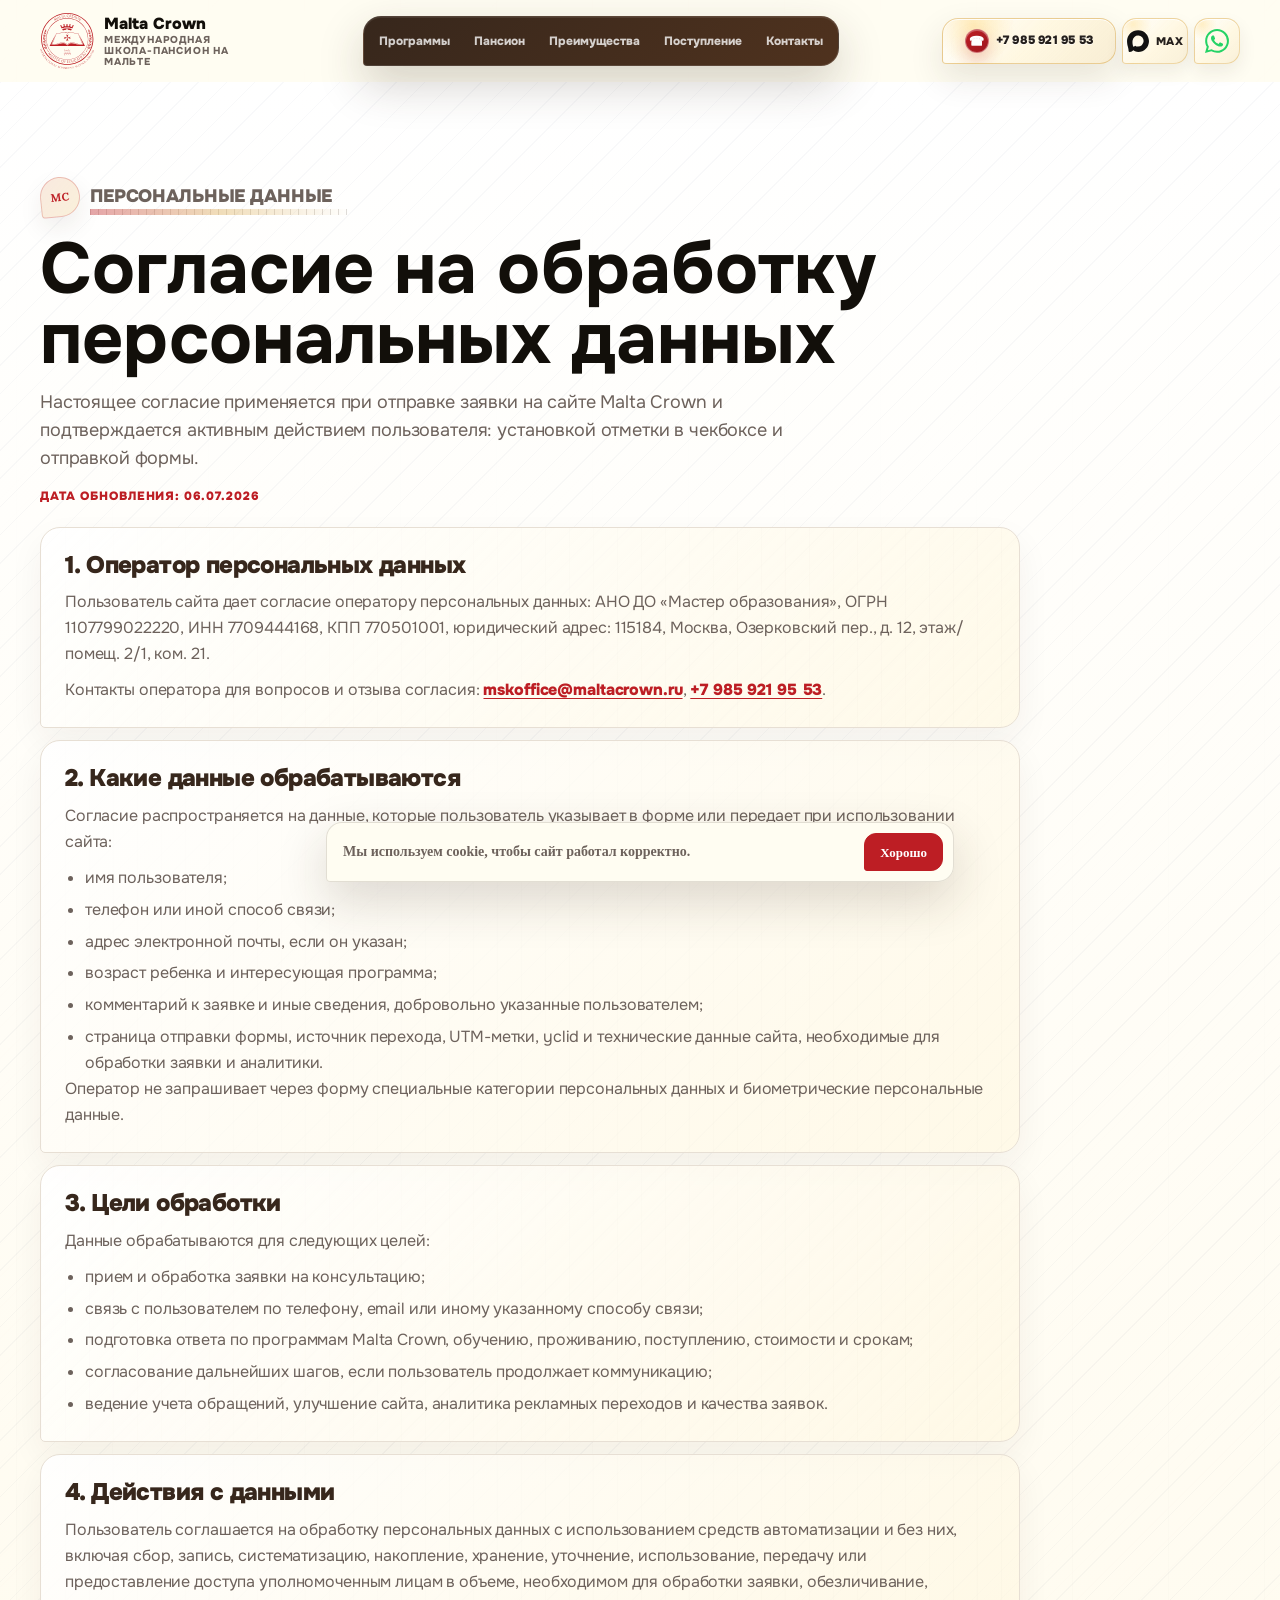
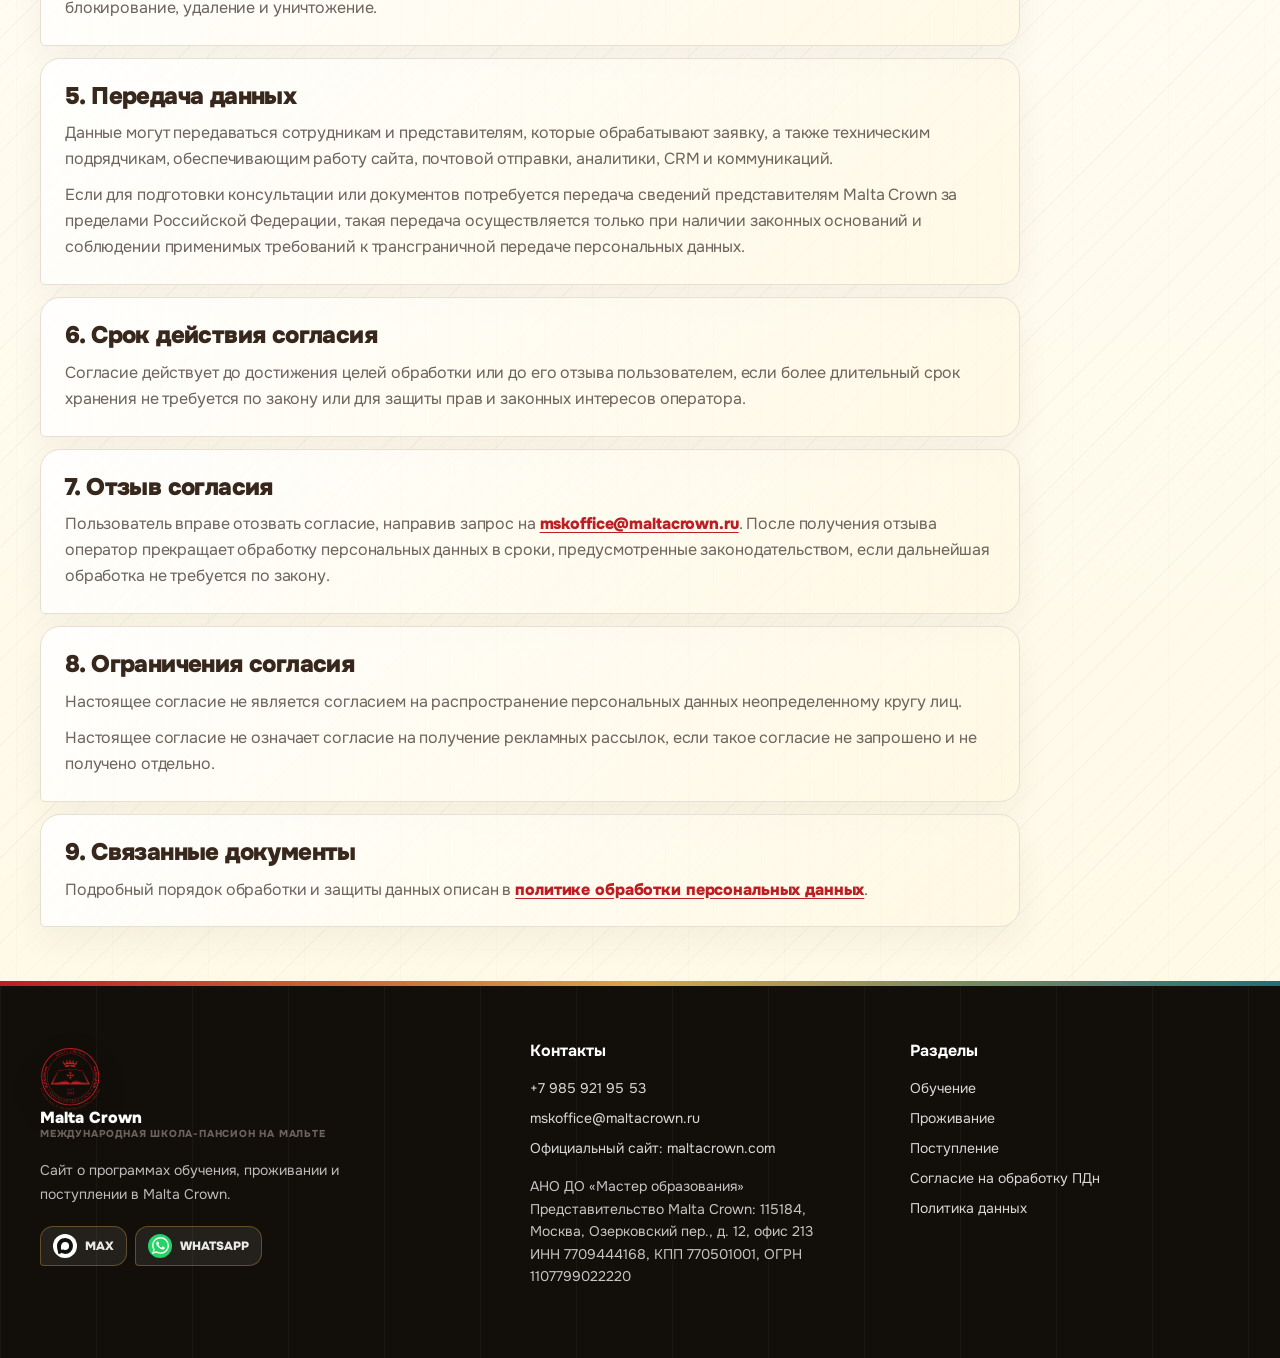
<file: consent.html>
<!doctype html>
<html lang="ru">
  <head>
    <meta charset="utf-8">
    <meta name="viewport" content="width=device-width, initial-scale=1">
    <title>Согласие на обработку персональных данных — Malta Crown</title>
    <meta
      name="description"
      content="Согласие пользователя сайта Malta Crown на обработку персональных данных при отправке заявки на консультацию по обучению, проживанию и поступлению."
    >
    <link rel="icon" href="assets/images/malta-crown-favicon.ico" sizes="any">
    <link rel="shortcut icon" href="assets/images/malta-crown-favicon.ico" type="image/x-icon">
    <link rel="stylesheet" href="assets/css/styles.css?v=20260714-6">
    <!-- Yandex.Metrika counter -->
    <script type="text/javascript">
      (function(m,e,t,r,i,k,a){
        m[i]=m[i]||function(){(m[i].a=m[i].a||[]).push(arguments)};
        m[i].l=1*new Date();
        for (var j = 0; j < document.scripts.length; j++) {if (document.scripts[j].src === r) { return; }}
        k=e.createElement(t),a=e.getElementsByTagName(t)[0],k.async=1,k.src=r,a.parentNode.insertBefore(k,a)
      })(window, document,'script','https://mc.yandex.ru/metrika/tag.js?id=110442062', 'ym');

      ym(110442062, 'init', {ssr:true, webvisor:true, clickmap:true, ecommerce:"dataLayer", referrer: document.referrer, url: location.href, accurateTrackBounce:true, trackLinks:true});
    </script>
    <noscript><div><img src="https://mc.yandex.ru/watch/110442062" style="position:absolute; left:-9999px;" alt=""></div></noscript>
    <!-- /Yandex.Metrika counter -->
  </head>
  <body>
    <div class="mcrown-site">
      <header class="mc-header" data-mcrown-header>
        <div class="mc-container mc-header__inner">
          <a class="mc-logo" href="index.html#top" aria-label="Malta Crown">
            <img class="mc-logo__mark" src="assets/images/malta-crown-logo.svg" alt="" width="213" height="222">
            <span class="mc-logo__text">
              <strong>Malta Crown</strong>
              <small>Международная школа-пансион на Мальте</small>
            </span>
          </a>

          <nav class="mc-nav" aria-label="Основная навигация" data-mcrown-nav>
            <a href="index.html#programmes">Программы</a>
            <a href="index.html#boarding">Пансион</a>
            <a href="index.html#approach">Преимущества</a>
            <a href="index.html#admissions">Поступление</a>
            <a href="index.html#contacts">Контакты</a>
          </nav>

          <div class="mc-header__contacts" aria-label="Связаться с Malta Crown">
            <a class="mc-header__phone" href="tel:+79859219553">+7 985 921 95 53</a>
            <div class="mc-header__messengers">
              <a class="mc-header__messenger mc-header__messenger--max" href="https://max.ru/id7709444168_biz" target="_blank" rel="noopener" aria-label="Связаться в MAX">
                <span class="mc-header__messenger-icon" aria-hidden="true">
                  <svg viewBox="0 0 42 42" focusable="false">
                    <path fill="currentColor" fill-rule="evenodd" d="M21.47 41.88c-4.11 0-6.02-.6-9.34-3-2.1 2.7-8.75 4.81-9.04 1.2 0-2.71-.6-5-1.28-7.5C1 29.5.08 26.07.08 21.1.08 9.23 9.82.3 21.36.3c11.55 0 20.6 9.37 20.6 20.91a20.6 20.6 0 0 1-20.49 20.67m.17-31.32c-5.62-.29-10 3.6-10.97 9.7-.8 5.05.62 11.2 1.83 11.52.58.14 2.04-1.04 2.95-1.95a10.4 10.4 0 0 0 5.08 1.81 10.7 10.7 0 0 0 11.19-9.97 10.7 10.7 0 0 0-10.08-11.1Z" clip-rule="evenodd"/>
                  </svg>
                </span>
                <span class="mc-header__messenger-label">MAX</span>
              </a>
              <a class="mc-header__messenger mc-header__messenger--wa" href="https://wa.me/79859219553" target="_blank" rel="noopener" aria-label="Написать в WhatsApp">
                <span class="mc-header__messenger-icon" aria-hidden="true">
                  <svg viewBox="0 0 24 24" focusable="false">
                    <path fill="currentColor" d="M17.47 14.38c-.3-.15-1.76-.87-2.03-.97-.27-.1-.47-.15-.67.15-.2.3-.77.97-.94 1.16-.17.2-.35.22-.64.08-.3-.15-1.26-.46-2.39-1.48-.88-.79-1.48-1.76-1.65-2.06-.17-.3-.02-.46.13-.61.13-.13.3-.35.45-.52.15-.17.2-.3.3-.5.1-.2.05-.37-.03-.52-.07-.15-.67-1.61-.92-2.21-.24-.58-.49-.5-.67-.51h-.57c-.2 0-.52.07-.79.37-.27.3-1.04 1.02-1.04 2.48s1.07 2.88 1.21 3.07c.15.2 2.1 3.2 5.08 4.49.71.31 1.26.49 1.69.63.71.23 1.36.2 1.87.12.57-.09 1.76-.72 2.01-1.41.25-.69.25-1.29.17-1.41-.07-.12-.27-.2-.57-.35M12.05 21.79h-.01a9.87 9.87 0 0 1-5.03-1.38l-.36-.21-3.74.98 1-3.65-.24-.37a9.86 9.86 0 0 1-1.51-5.26c0-5.45 4.44-9.88 9.89-9.88 2.64 0 5.12 1.03 6.99 2.9a9.83 9.83 0 0 1 2.89 6.99c0 5.45-4.44 9.88-9.88 9.88m8.41-18.3A11.82 11.82 0 0 0 12.05 0C5.5 0 .16 5.34.16 11.89c0 2.1.55 4.14 1.59 5.95L0 24l6.3-1.65a11.88 11.88 0 0 0 5.74 1.46h.01c6.55 0 11.89-5.34 11.89-11.89a11.82 11.82 0 0 0-3.48-8.43Z"/>
                  </svg>
                </span>
                <span class="mc-header__messenger-label">WhatsApp</span>
              </a>
            </div>
          </div>

          <button class="mc-menu-button" type="button" aria-label="Открыть меню" aria-expanded="false" data-mcrown-menu>
            <span></span>
            <span></span>
          </button>
        </div>
      </header>

      <main id="top">
        <section class="mc-section mc-policy" aria-labelledby="consent-title">
          <div class="mc-container">
            <div class="mc-policy__hero">
              <p class="mc-kicker">Персональные данные</p>
              <h1 id="consent-title">Согласие на обработку персональных данных</h1>
              <p>
                Настоящее согласие применяется при отправке заявки на сайте Malta Crown и подтверждается активным действием пользователя: установкой отметки в чекбоксе и отправкой формы.
              </p>
              <span>Дата обновления: 06.07.2026</span>
            </div>

            <article class="mc-policy__body">
              <section>
                <h2>1. Оператор персональных данных</h2>
                <p>
                  Пользователь сайта дает согласие оператору персональных данных: АНО ДО «Мастер образования», ОГРН 1107799022220, ИНН 7709444168, КПП 770501001, юридический адрес: 115184, Москва, Озерковский пер., д. 12, этаж/помещ. 2/1, ком. 21.
                </p>
                <p>
                  Контакты оператора для вопросов и отзыва согласия: <a href="mailto:mskoffice@maltacrown.ru">mskoffice@maltacrown.ru</a>, <a href="tel:+79859219553">+7 985 921 95 53</a>.
                </p>
              </section>

              <section>
                <h2>2. Какие данные обрабатываются</h2>
                <p>
                  Согласие распространяется на данные, которые пользователь указывает в форме или передает при использовании сайта:
                </p>
                <ul>
                  <li>имя пользователя;</li>
                  <li>телефон или иной способ связи;</li>
                  <li>адрес электронной почты, если он указан;</li>
                  <li>возраст ребенка и интересующая программа;</li>
                  <li>комментарий к заявке и иные сведения, добровольно указанные пользователем;</li>
                  <li>страница отправки формы, источник перехода, UTM-метки, yclid и технические данные сайта, необходимые для обработки заявки и аналитики.</li>
                </ul>
                <p>
                  Оператор не запрашивает через форму специальные категории персональных данных и биометрические персональные данные.
                </p>
              </section>

              <section>
                <h2>3. Цели обработки</h2>
                <p>Данные обрабатываются для следующих целей:</p>
                <ul>
                  <li>прием и обработка заявки на консультацию;</li>
                  <li>связь с пользователем по телефону, email или иному указанному способу связи;</li>
                  <li>подготовка ответа по программам Malta Crown, обучению, проживанию, поступлению, стоимости и срокам;</li>
                  <li>согласование дальнейших шагов, если пользователь продолжает коммуникацию;</li>
                  <li>ведение учета обращений, улучшение сайта, аналитика рекламных переходов и качества заявок.</li>
                </ul>
              </section>

              <section>
                <h2>4. Действия с данными</h2>
                <p>
                  Пользователь соглашается на обработку персональных данных с использованием средств автоматизации и без них, включая сбор, запись, систематизацию, накопление, хранение, уточнение, использование, передачу или предоставление доступа уполномоченным лицам в объеме, необходимом для обработки заявки, обезличивание, блокирование, удаление и уничтожение.
                </p>
              </section>

              <section>
                <h2>5. Передача данных</h2>
                <p>
                  Данные могут передаваться сотрудникам и представителям, которые обрабатывают заявку, а также техническим подрядчикам, обеспечивающим работу сайта, почтовой отправки, аналитики, CRM и коммуникаций.
                </p>
                <p>
                  Если для подготовки консультации или документов потребуется передача сведений представителям Malta Crown за пределами Российской Федерации, такая передача осуществляется только при наличии законных оснований и соблюдении применимых требований к трансграничной передаче персональных данных.
                </p>
              </section>

              <section>
                <h2>6. Срок действия согласия</h2>
                <p>
                  Согласие действует до достижения целей обработки или до его отзыва пользователем, если более длительный срок хранения не требуется по закону или для защиты прав и законных интересов оператора.
                </p>
              </section>

              <section>
                <h2>7. Отзыв согласия</h2>
                <p>
                  Пользователь вправе отозвать согласие, направив запрос на <a href="mailto:mskoffice@maltacrown.ru">mskoffice@maltacrown.ru</a>. После получения отзыва оператор прекращает обработку персональных данных в сроки, предусмотренные законодательством, если дальнейшая обработка не требуется по закону.
                </p>
              </section>

              <section>
                <h2>8. Ограничения согласия</h2>
                <p>
                  Настоящее согласие не является согласием на распространение персональных данных неопределенному кругу лиц.
                </p>
                <p>
                  Настоящее согласие не означает согласие на получение рекламных рассылок, если такое согласие не запрошено и не получено отдельно.
                </p>
              </section>

              <section>
                <h2>9. Связанные документы</h2>
                <p>
                  Подробный порядок обработки и защиты данных описан в <a href="privacy.html">политике обработки персональных данных</a>.
                </p>
              </section>
            </article>
          </div>
        </section>
      </main>

      <footer class="mc-footer" id="contacts">
        <div class="mc-container mc-footer__grid">
          <div>
            <a class="mc-logo mc-logo--footer" href="index.html#top" aria-label="Malta Crown">
              <img class="mc-logo__mark" src="assets/images/malta-crown-logo.svg" alt="" width="213" height="222" loading="lazy" decoding="async">
              <span class="mc-logo__text">
                <strong>Malta Crown</strong>
                <small>Международная школа-пансион на Мальте</small>
              </span>
            </a>
            <p>Сайт о программах обучения, проживании и поступлении в Malta Crown.</p>
            <div class="mc-footer__socials" aria-label="Мессенджеры Malta Crown">
              <a class="mc-footer__social mc-footer__social--max" href="https://max.ru/id7709444168_biz" target="_blank" rel="noopener" aria-label="Связаться в MAX">
                <span class="mc-footer__social-icon" aria-hidden="true">
                  <svg viewBox="0 0 42 42" focusable="false">
                    <path fill="currentColor" fill-rule="evenodd" d="M21.47 41.88c-4.11 0-6.02-.6-9.34-3-2.1 2.7-8.75 4.81-9.04 1.2 0-2.71-.6-5-1.28-7.5C1 29.5.08 26.07.08 21.1.08 9.23 9.82.3 21.36.3c11.55 0 20.6 9.37 20.6 20.91a20.6 20.6 0 0 1-20.49 20.67m.17-31.32c-5.62-.29-10 3.6-10.97 9.7-.8 5.05.62 11.2 1.83 11.52.58.14 2.04-1.04 2.95-1.95a10.4 10.4 0 0 0 5.08 1.81 10.7 10.7 0 0 0 11.19-9.97 10.7 10.7 0 0 0-10.08-11.1Z" clip-rule="evenodd"/>
                  </svg>
                </span>
                <span>MAX</span>
              </a>
              <a class="mc-footer__social mc-footer__social--wa" href="https://wa.me/79859219553" target="_blank" rel="noopener" aria-label="Написать в WhatsApp">
                <span class="mc-footer__social-icon" aria-hidden="true">
                  <svg viewBox="0 0 24 24" focusable="false">
                    <path fill="currentColor" d="M17.47 14.38c-.3-.15-1.76-.87-2.03-.97-.27-.1-.47-.15-.67.15-.2.3-.77.97-.94 1.16-.17.2-.35.22-.64.08-.3-.15-1.26-.46-2.39-1.48-.88-.79-1.48-1.76-1.65-2.06-.17-.3-.02-.46.13-.61.13-.13.3-.35.45-.52.15-.17.2-.3.3-.5.1-.2.05-.37-.03-.52-.07-.15-.67-1.61-.92-2.21-.24-.58-.49-.5-.67-.51h-.57c-.2 0-.52.07-.79.37-.27.3-1.04 1.02-1.04 2.48s1.07 2.88 1.21 3.07c.15.2 2.1 3.2 5.08 4.49.71.31 1.26.49 1.69.63.71.23 1.36.2 1.87.12.57-.09 1.76-.72 2.01-1.41.25-.69.25-1.29.17-1.41-.07-.12-.27-.2-.57-.35M12.05 21.79h-.01a9.87 9.87 0 0 1-5.03-1.38l-.36-.21-3.74.98 1-3.65-.24-.37a9.86 9.86 0 0 1-1.51-5.26c0-5.45 4.44-9.88 9.89-9.88 2.64 0 5.12 1.03 6.99 2.9a9.83 9.83 0 0 1 2.89 6.99c0 5.45-4.44 9.88-9.88 9.88m8.41-18.3A11.82 11.82 0 0 0 12.05 0C5.5 0 .16 5.34.16 11.89c0 2.1.55 4.14 1.59 5.95L0 24l6.3-1.65a11.88 11.88 0 0 0 5.74 1.46h.01c6.55 0 11.89-5.34 11.89-11.89a11.82 11.82 0 0 0-3.48-8.43Z"/>
                  </svg>
                </span>
                <span>WhatsApp</span>
              </a>
            </div>
          </div>
          <div>
            <h2>Контакты</h2>
            <a href="tel:+79859219553">+7 985 921 95 53</a>
            <a href="mailto:mskoffice@maltacrown.ru">mskoffice@maltacrown.ru</a>
            <a class="mc-footer__official" href="https://maltacrown.com" target="_blank" rel="noopener">Официальный сайт: maltacrown.com</a>
            <address class="mc-footer__office">АНО ДО «Мастер образования»<br>Представительство Malta Crown: 115184, Москва, Озерковский пер., д. 12, офис 213<br>ИНН 7709444168, КПП 770501001, ОГРН 1107799022220</address>
          </div>
          <div>
            <h2>Разделы</h2>
            <a href="index.html#programmes">Обучение</a>
            <a href="index.html#boarding">Проживание</a>
            <a href="index.html#admissions">Поступление</a>
            <a href="consent.html">Согласие на обработку ПДн</a>
            <a href="privacy.html">Политика данных</a>
          </div>
        </div>
      </footer>
    </div>

    <script src="assets/js/main.js?v=20260715-3"></script>
  </body>
</html>
</file>
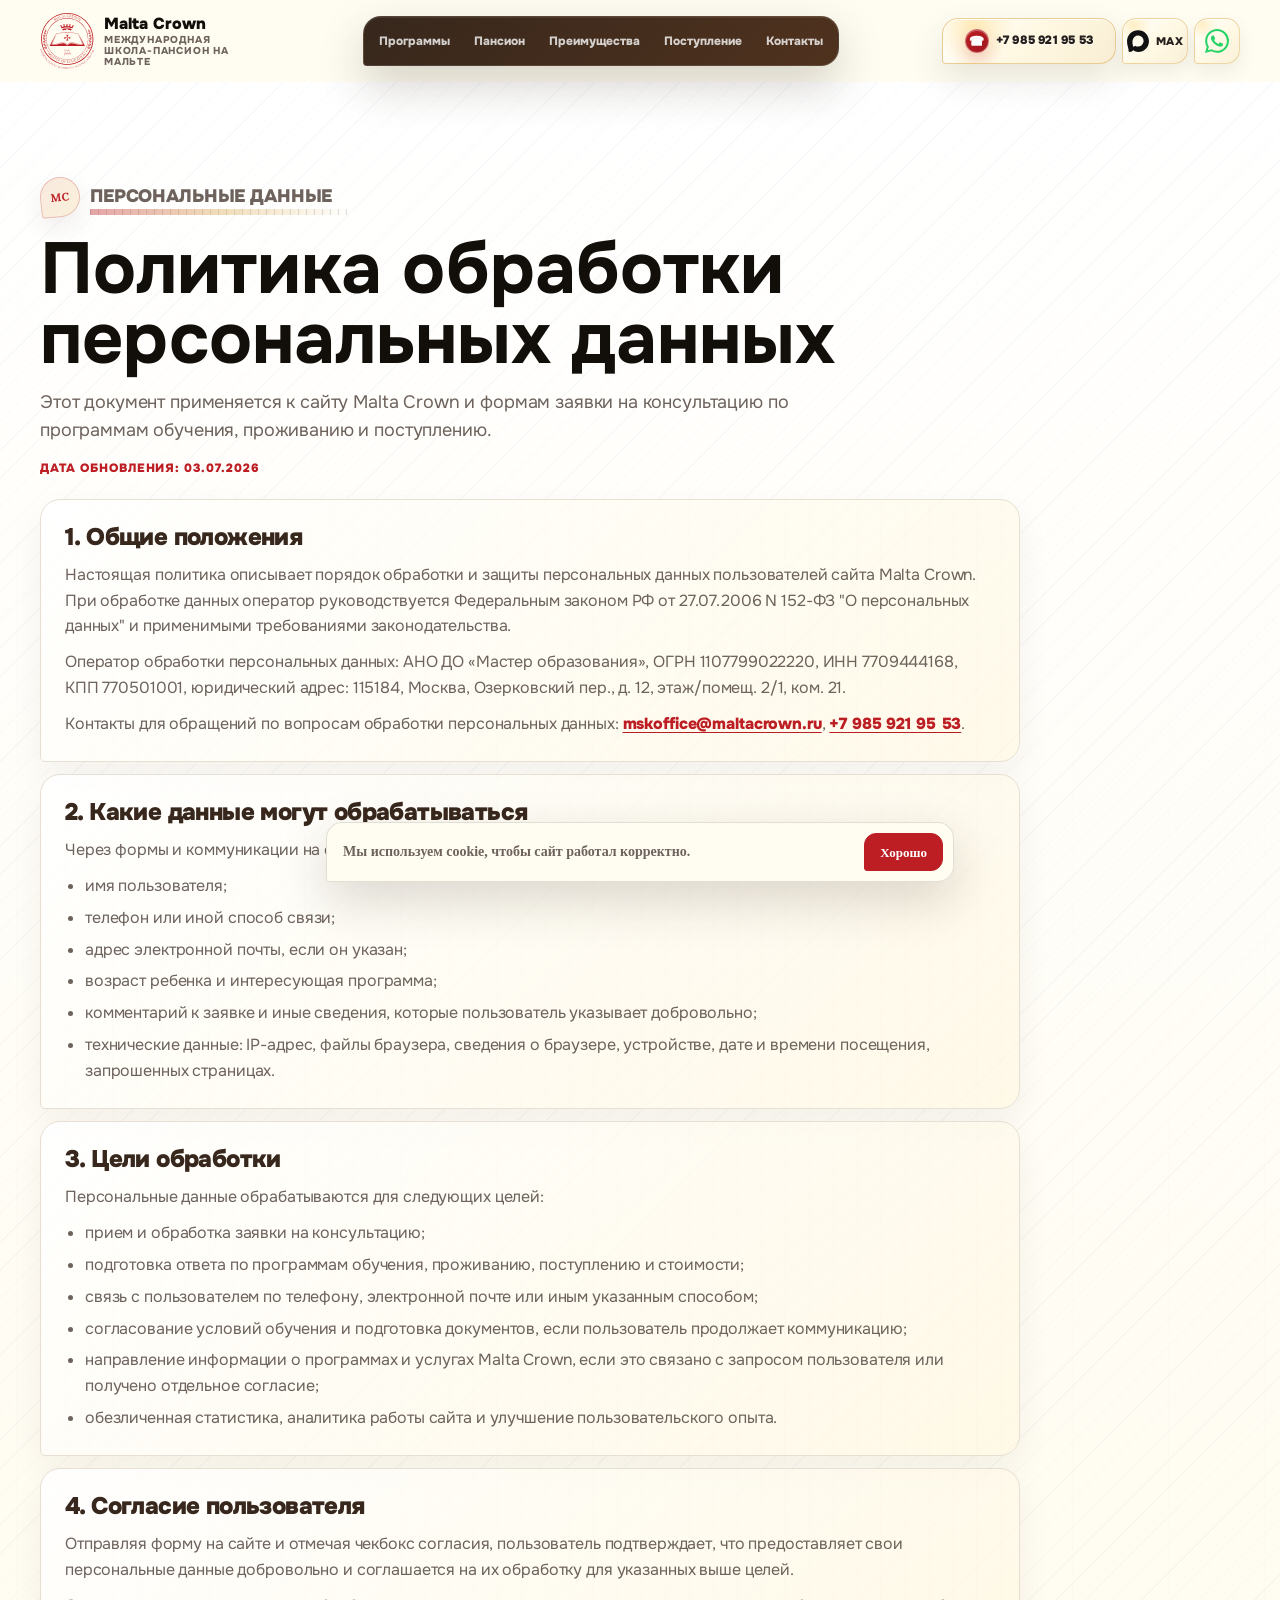
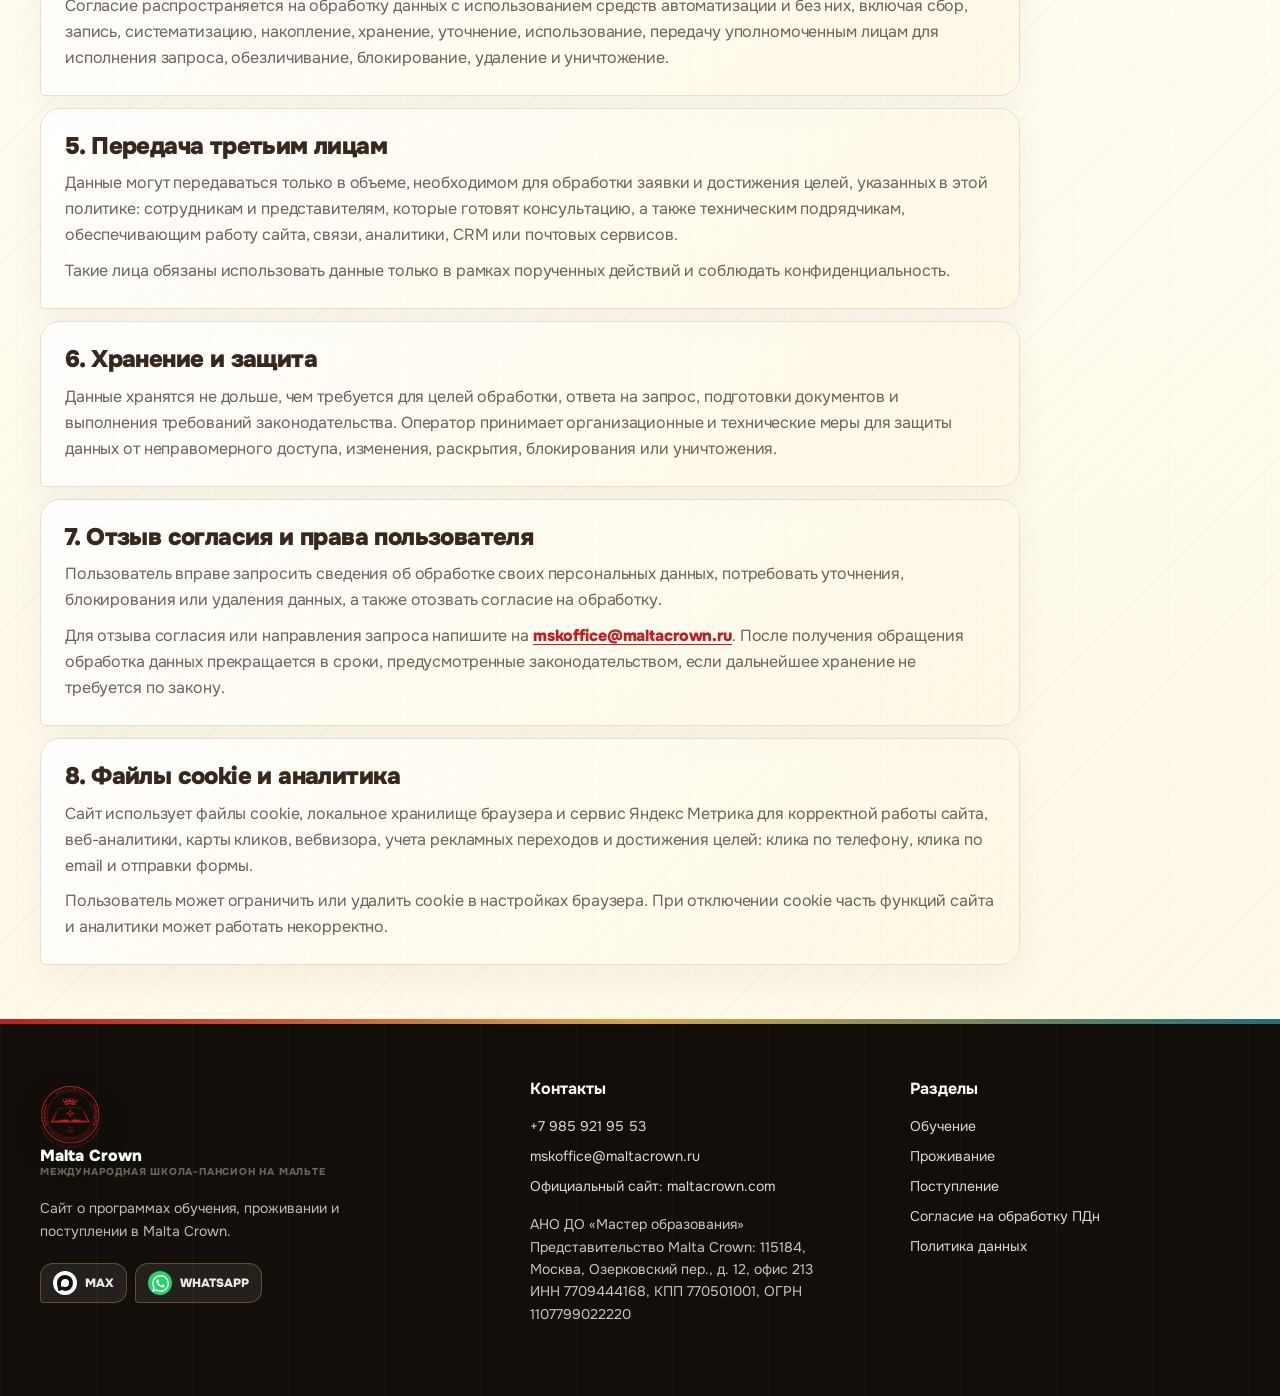
<file: privacy.html>
<!doctype html>
<html lang="ru">
  <head>
    <meta charset="utf-8">
    <meta name="viewport" content="width=device-width, initial-scale=1">
    <title>Политика обработки персональных данных — Malta Crown</title>
    <meta
      name="description"
      content="Политика обработки персональных данных сайта Malta Crown: цели, состав данных, порядок обработки и контакты для отзыва согласия."
    >
    <link rel="icon" href="assets/images/malta-crown-favicon.ico" sizes="any">
    <link rel="shortcut icon" href="assets/images/malta-crown-favicon.ico" type="image/x-icon">
    <link rel="stylesheet" href="assets/css/styles.css?v=20260714-6">
    <!-- Yandex.Metrika counter -->
    <script type="text/javascript">
      (function(m,e,t,r,i,k,a){
        m[i]=m[i]||function(){(m[i].a=m[i].a||[]).push(arguments)};
        m[i].l=1*new Date();
        for (var j = 0; j < document.scripts.length; j++) {if (document.scripts[j].src === r) { return; }}
        k=e.createElement(t),a=e.getElementsByTagName(t)[0],k.async=1,k.src=r,a.parentNode.insertBefore(k,a)
      })(window, document,'script','https://mc.yandex.ru/metrika/tag.js?id=110442062', 'ym');

      ym(110442062, 'init', {ssr:true, webvisor:true, clickmap:true, ecommerce:"dataLayer", referrer: document.referrer, url: location.href, accurateTrackBounce:true, trackLinks:true});
    </script>
    <noscript><div><img src="https://mc.yandex.ru/watch/110442062" style="position:absolute; left:-9999px;" alt=""></div></noscript>
    <!-- /Yandex.Metrika counter -->
  </head>
  <body>
    <div class="mcrown-site">
      <header class="mc-header" data-mcrown-header>
        <div class="mc-container mc-header__inner">
          <a class="mc-logo" href="index.html#top" aria-label="Malta Crown">
            <img class="mc-logo__mark" src="assets/images/malta-crown-logo.svg" alt="" width="213" height="222">
            <span class="mc-logo__text">
              <strong>Malta Crown</strong>
              <small>Международная школа-пансион на Мальте</small>
            </span>
          </a>

          <nav class="mc-nav" aria-label="Основная навигация" data-mcrown-nav>
            <a href="index.html#programmes">Программы</a>
            <a href="index.html#boarding">Пансион</a>
            <a href="index.html#approach">Преимущества</a>
            <a href="index.html#admissions">Поступление</a>
            <a href="index.html#contacts">Контакты</a>
          </nav>

          <div class="mc-header__contacts" aria-label="Связаться с Malta Crown">
            <a class="mc-header__phone" href="tel:+79859219553">+7 985 921 95 53</a>
            <div class="mc-header__messengers">
              <a class="mc-header__messenger mc-header__messenger--max" href="https://max.ru/id7709444168_biz" target="_blank" rel="noopener" aria-label="Связаться в MAX">
                <span class="mc-header__messenger-icon" aria-hidden="true">
                  <svg viewBox="0 0 42 42" focusable="false">
                    <path fill="currentColor" fill-rule="evenodd" d="M21.47 41.88c-4.11 0-6.02-.6-9.34-3-2.1 2.7-8.75 4.81-9.04 1.2 0-2.71-.6-5-1.28-7.5C1 29.5.08 26.07.08 21.1.08 9.23 9.82.3 21.36.3c11.55 0 20.6 9.37 20.6 20.91a20.6 20.6 0 0 1-20.49 20.67m.17-31.32c-5.62-.29-10 3.6-10.97 9.7-.8 5.05.62 11.2 1.83 11.52.58.14 2.04-1.04 2.95-1.95a10.4 10.4 0 0 0 5.08 1.81 10.7 10.7 0 0 0 11.19-9.97 10.7 10.7 0 0 0-10.08-11.1Z" clip-rule="evenodd"/>
                  </svg>
                </span>
                <span class="mc-header__messenger-label">MAX</span>
              </a>
              <a class="mc-header__messenger mc-header__messenger--wa" href="https://wa.me/79859219553" target="_blank" rel="noopener" aria-label="Написать в WhatsApp">
                <span class="mc-header__messenger-icon" aria-hidden="true">
                  <svg viewBox="0 0 24 24" focusable="false">
                    <path fill="currentColor" d="M17.47 14.38c-.3-.15-1.76-.87-2.03-.97-.27-.1-.47-.15-.67.15-.2.3-.77.97-.94 1.16-.17.2-.35.22-.64.08-.3-.15-1.26-.46-2.39-1.48-.88-.79-1.48-1.76-1.65-2.06-.17-.3-.02-.46.13-.61.13-.13.3-.35.45-.52.15-.17.2-.3.3-.5.1-.2.05-.37-.03-.52-.07-.15-.67-1.61-.92-2.21-.24-.58-.49-.5-.67-.51h-.57c-.2 0-.52.07-.79.37-.27.3-1.04 1.02-1.04 2.48s1.07 2.88 1.21 3.07c.15.2 2.1 3.2 5.08 4.49.71.31 1.26.49 1.69.63.71.23 1.36.2 1.87.12.57-.09 1.76-.72 2.01-1.41.25-.69.25-1.29.17-1.41-.07-.12-.27-.2-.57-.35M12.05 21.79h-.01a9.87 9.87 0 0 1-5.03-1.38l-.36-.21-3.74.98 1-3.65-.24-.37a9.86 9.86 0 0 1-1.51-5.26c0-5.45 4.44-9.88 9.89-9.88 2.64 0 5.12 1.03 6.99 2.9a9.83 9.83 0 0 1 2.89 6.99c0 5.45-4.44 9.88-9.88 9.88m8.41-18.3A11.82 11.82 0 0 0 12.05 0C5.5 0 .16 5.34.16 11.89c0 2.1.55 4.14 1.59 5.95L0 24l6.3-1.65a11.88 11.88 0 0 0 5.74 1.46h.01c6.55 0 11.89-5.34 11.89-11.89a11.82 11.82 0 0 0-3.48-8.43Z"/>
                  </svg>
                </span>
                <span class="mc-header__messenger-label">WhatsApp</span>
              </a>
            </div>
          </div>

          <button class="mc-menu-button" type="button" aria-label="Открыть меню" aria-expanded="false" data-mcrown-menu>
            <span></span>
            <span></span>
          </button>
        </div>
      </header>

      <main id="top">
        <section class="mc-section mc-policy" aria-labelledby="policy-title">
          <div class="mc-container">
            <div class="mc-policy__hero">
              <p class="mc-kicker">Персональные данные</p>
              <h1 id="policy-title">Политика обработки персональных данных</h1>
              <p>
                Этот документ применяется к сайту Malta Crown и формам заявки на консультацию по программам обучения, проживанию и поступлению.
              </p>
              <span>Дата обновления: 03.07.2026</span>
            </div>

            <article class="mc-policy__body">
              <section>
                <h2>1. Общие положения</h2>
                <p>
                  Настоящая политика описывает порядок обработки и защиты персональных данных пользователей сайта Malta Crown. При обработке данных оператор руководствуется Федеральным законом РФ от 27.07.2006 N 152-ФЗ "О персональных данных" и применимыми требованиями законодательства.
                </p>
                <p>
                  Оператор обработки персональных данных: АНО ДО «Мастер образования», ОГРН 1107799022220, ИНН 7709444168, КПП 770501001, юридический адрес: 115184, Москва, Озерковский пер., д. 12, этаж/помещ. 2/1, ком. 21.
                </p>
                <p>
                  Контакты для обращений по вопросам обработки персональных данных: <a href="mailto:mskoffice@maltacrown.ru">mskoffice@maltacrown.ru</a>, <a href="tel:+79859219553">+7 985 921 95 53</a>.
                </p>
              </section>

              <section>
                <h2>2. Какие данные могут обрабатываться</h2>
                <p>Через формы и коммуникации на сайте могут обрабатываться:</p>
                <ul>
                  <li>имя пользователя;</li>
                  <li>телефон или иной способ связи;</li>
                  <li>адрес электронной почты, если он указан;</li>
                  <li>возраст ребенка и интересующая программа;</li>
                  <li>комментарий к заявке и иные сведения, которые пользователь указывает добровольно;</li>
                  <li>технические данные: IP-адрес, файлы браузера, сведения о браузере, устройстве, дате и времени посещения, запрошенных страницах.</li>
                </ul>
              </section>

              <section>
                <h2>3. Цели обработки</h2>
                <p>Персональные данные обрабатываются для следующих целей:</p>
                <ul>
                  <li>прием и обработка заявки на консультацию;</li>
                  <li>подготовка ответа по программам обучения, проживанию, поступлению и стоимости;</li>
                  <li>связь с пользователем по телефону, электронной почте или иным указанным способом;</li>
                  <li>согласование условий обучения и подготовка документов, если пользователь продолжает коммуникацию;</li>
                  <li>направление информации о программах и услугах Malta Crown, если это связано с запросом пользователя или получено отдельное согласие;</li>
                  <li>обезличенная статистика, аналитика работы сайта и улучшение пользовательского опыта.</li>
                </ul>
              </section>

              <section>
                <h2>4. Согласие пользователя</h2>
                <p>
                  Отправляя форму на сайте и отмечая чекбокс согласия, пользователь подтверждает, что предоставляет свои персональные данные добровольно и соглашается на их обработку для указанных выше целей.
                </p>
                <p>
                  Согласие распространяется на обработку данных с использованием средств автоматизации и без них, включая сбор, запись, систематизацию, накопление, хранение, уточнение, использование, передачу уполномоченным лицам для исполнения запроса, обезличивание, блокирование, удаление и уничтожение.
                </p>
              </section>

              <section>
                <h2>5. Передача третьим лицам</h2>
                <p>
                  Данные могут передаваться только в объеме, необходимом для обработки заявки и достижения целей, указанных в этой политике: сотрудникам и представителям, которые готовят консультацию, а также техническим подрядчикам, обеспечивающим работу сайта, связи, аналитики, CRM или почтовых сервисов.
                </p>
                <p>
                  Такие лица обязаны использовать данные только в рамках порученных действий и соблюдать конфиденциальность.
                </p>
              </section>

              <section>
                <h2>6. Хранение и защита</h2>
                <p>
                  Данные хранятся не дольше, чем требуется для целей обработки, ответа на запрос, подготовки документов и выполнения требований законодательства. Оператор принимает организационные и технические меры для защиты данных от неправомерного доступа, изменения, раскрытия, блокирования или уничтожения.
                </p>
              </section>

              <section>
                <h2>7. Отзыв согласия и права пользователя</h2>
                <p>
                  Пользователь вправе запросить сведения об обработке своих персональных данных, потребовать уточнения, блокирования или удаления данных, а также отозвать согласие на обработку.
                </p>
                <p>
                  Для отзыва согласия или направления запроса напишите на <a href="mailto:mskoffice@maltacrown.ru">mskoffice@maltacrown.ru</a>. После получения обращения обработка данных прекращается в сроки, предусмотренные законодательством, если дальнейшее хранение не требуется по закону.
                </p>
              </section>

              <section>
                <h2>8. Файлы cookie и аналитика</h2>
                <p>
                  Сайт использует файлы cookie, локальное хранилище браузера и сервис Яндекс Метрика для корректной работы сайта, веб-аналитики, карты кликов, вебвизора, учета рекламных переходов и достижения целей: клика по телефону, клика по email и отправки формы.
                </p>
                <p>
                  Пользователь может ограничить или удалить cookie в настройках браузера. При отключении cookie часть функций сайта и аналитики может работать некорректно.
                </p>
              </section>
            </article>
          </div>
        </section>
      </main>

      <footer class="mc-footer" id="contacts">
        <div class="mc-container mc-footer__grid">
          <div>
            <a class="mc-logo mc-logo--footer" href="index.html#top" aria-label="Malta Crown">
              <img class="mc-logo__mark" src="assets/images/malta-crown-logo.svg" alt="" width="213" height="222" loading="lazy" decoding="async">
              <span class="mc-logo__text">
                <strong>Malta Crown</strong>
                <small>Международная школа-пансион на Мальте</small>
              </span>
            </a>
            <p>Сайт о программах обучения, проживании и поступлении в Malta Crown.</p>
            <div class="mc-footer__socials" aria-label="Мессенджеры Malta Crown">
              <a class="mc-footer__social mc-footer__social--max" href="https://max.ru/id7709444168_biz" target="_blank" rel="noopener" aria-label="Связаться в MAX">
                <span class="mc-footer__social-icon" aria-hidden="true">
                  <svg viewBox="0 0 42 42" focusable="false">
                    <path fill="currentColor" fill-rule="evenodd" d="M21.47 41.88c-4.11 0-6.02-.6-9.34-3-2.1 2.7-8.75 4.81-9.04 1.2 0-2.71-.6-5-1.28-7.5C1 29.5.08 26.07.08 21.1.08 9.23 9.82.3 21.36.3c11.55 0 20.6 9.37 20.6 20.91a20.6 20.6 0 0 1-20.49 20.67m.17-31.32c-5.62-.29-10 3.6-10.97 9.7-.8 5.05.62 11.2 1.83 11.52.58.14 2.04-1.04 2.95-1.95a10.4 10.4 0 0 0 5.08 1.81 10.7 10.7 0 0 0 11.19-9.97 10.7 10.7 0 0 0-10.08-11.1Z" clip-rule="evenodd"/>
                  </svg>
                </span>
                <span>MAX</span>
              </a>
              <a class="mc-footer__social mc-footer__social--wa" href="https://wa.me/79859219553" target="_blank" rel="noopener" aria-label="Написать в WhatsApp">
                <span class="mc-footer__social-icon" aria-hidden="true">
                  <svg viewBox="0 0 24 24" focusable="false">
                    <path fill="currentColor" d="M17.47 14.38c-.3-.15-1.76-.87-2.03-.97-.27-.1-.47-.15-.67.15-.2.3-.77.97-.94 1.16-.17.2-.35.22-.64.08-.3-.15-1.26-.46-2.39-1.48-.88-.79-1.48-1.76-1.65-2.06-.17-.3-.02-.46.13-.61.13-.13.3-.35.45-.52.15-.17.2-.3.3-.5.1-.2.05-.37-.03-.52-.07-.15-.67-1.61-.92-2.21-.24-.58-.49-.5-.67-.51h-.57c-.2 0-.52.07-.79.37-.27.3-1.04 1.02-1.04 2.48s1.07 2.88 1.21 3.07c.15.2 2.1 3.2 5.08 4.49.71.31 1.26.49 1.69.63.71.23 1.36.2 1.87.12.57-.09 1.76-.72 2.01-1.41.25-.69.25-1.29.17-1.41-.07-.12-.27-.2-.57-.35M12.05 21.79h-.01a9.87 9.87 0 0 1-5.03-1.38l-.36-.21-3.74.98 1-3.65-.24-.37a9.86 9.86 0 0 1-1.51-5.26c0-5.45 4.44-9.88 9.89-9.88 2.64 0 5.12 1.03 6.99 2.9a9.83 9.83 0 0 1 2.89 6.99c0 5.45-4.44 9.88-9.88 9.88m8.41-18.3A11.82 11.82 0 0 0 12.05 0C5.5 0 .16 5.34.16 11.89c0 2.1.55 4.14 1.59 5.95L0 24l6.3-1.65a11.88 11.88 0 0 0 5.74 1.46h.01c6.55 0 11.89-5.34 11.89-11.89a11.82 11.82 0 0 0-3.48-8.43Z"/>
                  </svg>
                </span>
                <span>WhatsApp</span>
              </a>
            </div>
          </div>
          <div>
            <h2>Контакты</h2>
            <a href="tel:+79859219553">+7 985 921 95 53</a>
            <a href="mailto:mskoffice@maltacrown.ru">mskoffice@maltacrown.ru</a>
            <a class="mc-footer__official" href="https://maltacrown.com" target="_blank" rel="noopener">Официальный сайт: maltacrown.com</a>
            <address class="mc-footer__office">АНО ДО «Мастер образования»<br>Представительство Malta Crown: 115184, Москва, Озерковский пер., д. 12, офис 213<br>ИНН 7709444168, КПП 770501001, ОГРН 1107799022220</address>
          </div>
          <div>
            <h2>Разделы</h2>
            <a href="index.html#programmes">Обучение</a>
            <a href="index.html#boarding">Проживание</a>
            <a href="index.html#admissions">Поступление</a>
            <a href="consent.html">Согласие на обработку ПДн</a>
            <a href="privacy.html">Политика данных</a>
          </div>
        </div>
      </footer>
    </div>

    <script src="assets/js/main.js?v=20260715-3"></script>
  </body>
</html>
</file>
<file: assets/css/styles.css>
@font-face {
  font-family: "Onest";
  font-style: normal;
  font-weight: 400 900;
  font-display: swap;
  src: url("../fonts/onest-cyrillic.woff2") format("woff2");
  unicode-range: U+0301, U+0400-045F, U+0490-0491, U+04B0-04B1, U+2116;
}

@font-face {
  font-family: "Onest";
  font-style: normal;
  font-weight: 400 900;
  font-display: swap;
  src: url("../fonts/onest-latin.woff2") format("woff2");
  unicode-range: U+0000-00FF, U+0131, U+0152-0153, U+02BB-02BC, U+02C6, U+02DA, U+02DC, U+0304, U+0308, U+0329, U+2000-206F, U+20AC, U+2122, U+2191, U+2193, U+2212, U+2215, U+FEFF, U+FFFD;
}

@font-face {
  font-family: "Lora";
  font-style: normal;
  font-weight: 400 700;
  font-display: swap;
  src: url("../fonts/lora-cyrillic.woff2") format("woff2");
  unicode-range: U+0301, U+0400-045F, U+0490-0491, U+04B0-04B1, U+2116;
}

@font-face {
  font-family: "Lora";
  font-style: normal;
  font-weight: 400 700;
  font-display: swap;
  src: url("../fonts/lora-latin.woff2") format("woff2");
  unicode-range: U+0000-00FF, U+0131, U+0152-0153, U+02BB-02BC, U+02C6, U+02DA, U+02DC, U+0304, U+0308, U+0329, U+2000-206F, U+20AC, U+2122, U+2191, U+2193, U+2212, U+2215, U+FEFF, U+FFFD;
}

@font-face {
  font-family: "Lora";
  font-style: italic;
  font-weight: 400 700;
  font-display: swap;
  src: url("../fonts/lora-cyrillic-italic.woff2") format("woff2");
  unicode-range: U+0301, U+0400-045F, U+0490-0491, U+04B0-04B1, U+2116;
}

@font-face {
  font-family: "Lora";
  font-style: italic;
  font-weight: 400 700;
  font-display: swap;
  src: url("../fonts/lora-latin-italic.woff2") format("woff2");
  unicode-range: U+0000-00FF, U+0131, U+0152-0153, U+02BB-02BC, U+02C6, U+02DA, U+02DC, U+0304, U+0308, U+0329, U+2000-206F, U+20AC, U+2122, U+2191, U+2193, U+2212, U+2215, U+FEFF, U+FFFD;
}

:root {
  --mc-bg: #fffdf2;
  --mc-bg-soft: #fff7df;
  --mc-surface: #ffffff;
  --mc-ink: #120f0a;
  --mc-text: #241f1c;
  --mc-muted: #6d625c;
  --mc-red: #bd1e24;
  --mc-red-dark: #9f171d;
  --mc-brown: #37271c;
  --mc-brown-2: #4f321e;
  --mc-navy: #0a1f56;
  --mc-sea: #1f6f7a;
  --mc-gold: #d8a648;
  --mc-border: #e7dfd4;
  --mc-line: rgba(55, 39, 28, 0.16);
  --mc-shadow: 0 30px 90px rgba(55, 39, 28, 0.18);
  --mc-container: 1200px;
  --mc-radius: 8px;
  --mc-font-sans: "Onest", "Helvetica Neue", Arial, sans-serif;
  --mc-font-serif: "Lora", Georgia, serif;
  --mc-bookmark-shape: polygon(0 0, 100% 0, 100% 100%, 50% 76%, 0 100%);
}

.mcrown-site,
.mcrown-site * {
  box-sizing: border-box;
}

html {
  scroll-behavior: smooth;
  scroll-padding-top: 98px;
}

body {
  margin: 0;
  background: var(--mc-bg);
}

.mcrown-site {
  position: relative;
  min-height: 100vh;
  overflow-x: clip;
  color: var(--mc-text);
  background:
    repeating-linear-gradient(135deg, rgba(189, 30, 36, 0.022) 0 1px, transparent 1px 22px),
    linear-gradient(90deg, rgba(55, 39, 28, 0.045) 1px, transparent 1px) 50% 0 / 96px 96px,
    var(--mc-bg);
  font-family: var(--mc-font-sans);
  line-height: 1.5;
  text-rendering: optimizeLegibility;
}

.mcrown-site a {
  color: inherit;
  text-decoration: none;
}

.mcrown-site img {
  display: block;
  max-width: 100%;
}

.mc-container {
  width: min(calc(100% - 40px), var(--mc-container));
  margin: 0 auto;
}

.mc-header {
  position: sticky;
  top: 0;
  z-index: 20;
  background: rgba(255, 253, 242, 0.82);
  backdrop-filter: blur(18px);
}

.mc-header__inner {
  display: grid;
  grid-template-columns: 220px minmax(0, 1fr) auto;
  align-items: center;
  gap: 10px;
  min-height: 82px;
}

.mc-section__head--split {
  display: grid;
  grid-template-columns: minmax(0, 1.3fr) minmax(300px, 0.7fr);
  align-items: end;
  gap: 50px;
}

.mc-section__head--split > p {
  max-width: 560px;
  margin: 0 0 8px;
  color: var(--mc-muted);
}

.mc-fees {
  background: linear-gradient(180deg, rgba(255, 255, 255, 0.72), rgba(255, 247, 223, 0.72));
}

.mc-fees__summary {
  display: grid;
  grid-template-columns: repeat(3, 1fr);
  gap: 18px;
  margin-top: 42px;
}

.mc-price-card {
  display: flex;
  min-height: 285px;
  flex-direction: column;
  padding: 28px;
  border: 1px solid var(--mc-border);
  border-radius: 10px 10px 10px 2px;
  background: var(--mc-surface);
  box-shadow: 0 18px 50px rgba(55, 39, 28, 0.08);
}

.mc-price-card--primary {
  border-color: var(--mc-red);
  background: var(--mc-red);
  color: #fff;
}

.mc-price-card > span {
  font-size: 12px;
  font-weight: 800;
  letter-spacing: 0.12em;
  text-transform: uppercase;
}

.mc-price-card > strong {
  margin: 22px 0 2px;
  color: var(--mc-red);
  font-family: var(--mc-font-serif);
  font-size: clamp(38px, 4vw, 58px);
  line-height: 1;
}

.mc-price-card--primary > strong {
  color: #fff;
}

.mc-price-card > small {
  color: var(--mc-muted);
}

.mc-price-card--primary > small {
  color: rgba(255, 255, 255, 0.75);
}

.mc-price-card > p {
  margin: auto 0 0;
  padding-top: 24px;
  border-top: 1px solid var(--mc-border);
  font-size: 14px;
}

.mc-price-card--primary > p {
  border-color: rgba(255, 255, 255, 0.3);
}

.mc-fees__details {
  display: grid;
  grid-template-columns: 1fr 1fr;
  gap: 18px;
  margin-top: 18px;
}

.mc-fees__details > div {
  padding: 30px;
  border: 1px solid var(--mc-border);
  border-radius: 8px;
  background: rgba(255, 255, 255, 0.76);
}

.mc-fees__details h3,
.mc-documents h3 {
  margin: 0 0 20px;
  font-family: var(--mc-font-serif);
  font-size: 28px;
}

.mc-fees__extras {
  display: grid;
  gap: 0;
  margin: 0;
  padding: 0;
  list-style: none;
}

.mc-fees__extras li {
  display: flex;
  justify-content: space-between;
  gap: 20px;
  padding: 12px 0;
  border-bottom: 1px solid var(--mc-border);
}

.mc-fees__extras strong {
  color: var(--mc-red);
  text-align: right;
}

.mc-source-note {
  margin: 24px 0 0;
  color: var(--mc-muted);
  font-size: 12px;
}

.mc-starts {
  padding-top: 0;
}

.mc-starts__grid {
  display: grid;
  grid-template-columns: 0.62fr 1.38fr;
  gap: 50px;
  align-items: center;
}

.mc-starts__cards {
  display: grid;
  grid-template-columns: repeat(3, 1fr);
  gap: 12px;
}

.mc-starts__cards article {
  display: flex;
  min-height: 210px;
  flex-direction: column;
  padding: 24px;
  border: 1px solid var(--mc-border);
  border-radius: 8px;
  background: #fff;
}

.mc-starts__cards article.is-featured {
  background: var(--mc-navy);
  color: #fff;
}

.mc-starts__cards time {
  color: var(--mc-red);
  font-size: 12px;
  font-weight: 800;
  letter-spacing: 0.08em;
  text-transform: uppercase;
}

.mc-starts__cards .is-featured time {
  color: #f1c66e;
}

.mc-starts__cards strong {
  margin: 28px 0 8px;
  font-family: var(--mc-font-serif);
  font-size: 22px;
  line-height: 1.08;
}

.mc-starts__cards span {
  margin-top: auto;
  color: var(--mc-muted);
  font-size: 13px;
}

.mc-starts__cards .is-featured span {
  color: rgba(255, 255, 255, 0.72);
}

.mc-comparison {
  background: var(--mc-navy);
  color: #fff;
}

.mc-comparison .mc-kicker,
.mc-comparison .mc-source-note {
  color: #f1c66e;
}

.mc-comparison .mc-section__head--split > p {
  color: rgba(255, 255, 255, 0.72);
}

.mc-comparison__scroll {
  margin-top: 42px;
  overflow-x: auto;
  border: 1px solid rgba(255, 255, 255, 0.2);
  border-radius: 8px;
  background: #fff;
}

.mc-comparison table {
  width: 100%;
  min-width: 960px;
  border-collapse: collapse;
  color: var(--mc-text);
  font-size: 13px;
}

.mc-comparison th,
.mc-comparison td {
  width: 20%;
  padding: 18px;
  border-right: 1px solid var(--mc-border);
  border-bottom: 1px solid var(--mc-border);
  text-align: left;
  vertical-align: top;
}

.mc-comparison thead th {
  background: #f2eee6;
  font-size: 14px;
}

.mc-comparison th:first-child {
  width: 12%;
  color: var(--mc-red);
}

.mc-comparison .is-malta {
  background: #fff8df;
  font-weight: 700;
}

.mc-process__steps {
  display: grid;
  grid-template-columns: repeat(4, 1fr);
  gap: 0;
  margin: 46px 0 0;
  padding: 0;
  counter-reset: none;
  list-style: none;
}

.mc-process__steps li {
  position: relative;
  min-height: 250px;
  padding: 26px;
  border-top: 3px solid var(--mc-red);
  border-right: 1px solid var(--mc-border);
  background: rgba(255, 255, 255, 0.7);
}

.mc-process__steps li:last-child {
  border-right: 0;
}

.mc-process__meta {
  display: flex;
  flex-wrap: wrap;
  align-items: center;
  justify-content: space-between;
  gap: 8px 12px;
  min-height: 22px;
  margin-bottom: 48px;
}

.mc-process__meta span {
  color: var(--mc-red);
  font-size: 11px;
  font-weight: 800;
  letter-spacing: 0.12em;
  text-transform: uppercase;
}

.mc-process__meta small {
  color: var(--mc-muted);
  font-size: 11px;
  font-weight: 700;
  letter-spacing: 0.04em;
}

.mc-process__steps strong {
  display: block;
  font-family: var(--mc-font-serif);
  font-size: 22px;
  line-height: 1.1;
}

.mc-process__steps p {
  color: var(--mc-muted);
  font-size: 13px;
}

.mc-documents {
  display: grid;
  grid-template-columns: 0.35fr 1.65fr;
  gap: 40px;
  margin-top: 18px;
  padding: 28px 30px;
  border: 1px solid var(--mc-border);
  border-left: 6px solid var(--mc-red);
  background: #fff;
}

.mc-documents h3,
.mc-documents p {
  margin: 0;
}

.mc-documents__content {
  display: grid;
  gap: 18px;
}

.mc-documents__content strong {
  display: block;
  margin-bottom: 4px;
  color: var(--mc-ink);
}

.mc-admissions__benefits {
  display: grid;
  grid-template-columns: 1fr 1fr;
  gap: 10px 28px;
  margin: 28px 0 0;
  padding: 0;
  list-style: none;
}

.mc-admissions__benefits li::before {
  content: "✓";
  margin-right: 8px;
  color: var(--mc-red);
  font-weight: 900;
}

.mc-form--steps {
  display: block;
}

.mc-form__progress {
  display: grid;
  grid-template-columns: 1fr 1fr;
  gap: 6px;
  margin-bottom: 28px;
}

.mc-form__progress span {
  padding: 10px 12px;
  border-bottom: 3px solid var(--mc-border);
  color: var(--mc-muted);
  font-size: 11px;
  font-weight: 800;
  letter-spacing: 0.06em;
  text-transform: uppercase;
}

.mc-form__progress span.is-active {
  border-color: var(--mc-red);
  color: var(--mc-red);
}

.mc-form__step {
  display: grid;
  grid-template-columns: 1fr 1fr;
  gap: 18px;
  margin: 0;
  padding: 0;
  border: 0;
}

.mc-form__step[hidden] {
  display: none;
}

.mc-form__step legend {
  grid-column: 1 / -1;
  margin-bottom: 4px;
  padding: 0;
  font-family: var(--mc-font-serif);
  font-size: 28px;
  font-weight: 700;
}

.mc-form__step label {
  min-width: 0;
}

.mc-form__step label span small {
  color: var(--mc-muted);
  font-size: 10px;
  font-weight: 500;
  text-transform: none;
}

.mc-form__actions {
  display: grid;
  grid-template-columns: 0.45fr 1.55fr;
  gap: 12px;
}

.mc-form__actions .mc-button {
  width: 100%;
}

.mc-form--steps .mc-form__status {
  margin-top: 14px;
}

.mc-form__success {
  margin-top: 18px;
  padding: 24px;
  border: 1px solid rgba(31, 111, 122, 0.35);
  border-radius: 8px;
  background: rgba(31, 111, 122, 0.09);
}

.mc-form__success[hidden] {
  display: none;
}

.mc-form__success strong {
  display: block;
  color: var(--mc-sea);
  font-family: var(--mc-font-serif);
  font-size: 24px;
  line-height: 1.15;
}

.mc-form__success .mc-button {
  margin-top: 10px;
}

@media (max-width: 1020px) {
  .mc-section__head--split,
  .mc-starts__grid {
    grid-template-columns: 1fr;
    gap: 18px;
  }

  .mc-fees__summary,
  .mc-starts__cards {
    grid-template-columns: 1fr 1fr;
  }

  .mc-price-card:last-child,
  .mc-starts__cards article:last-child {
    grid-column: 1 / -1;
  }

  .mc-process__steps {
    grid-template-columns: 1fr 1fr;
  }
}

@media (max-width: 720px) {
  .mc-fees__summary,
  .mc-fees__details,
  .mc-starts__cards,
  .mc-process__steps,
  .mc-documents,
  .mc-form__step,
  .mc-admissions__benefits {
    grid-template-columns: 1fr;
  }

  .mc-price-card:last-child,
  .mc-starts__cards article:last-child {
    grid-column: auto;
  }

  .mc-price-card {
    min-height: 240px;
    padding: 22px;
  }

  .mc-fees__details > div,
  .mc-documents {
    padding: 22px;
  }

  .mc-process__steps li {
    min-height: 0;
    border-right: 0;
  }

  .mc-process__meta {
    margin-bottom: 24px;
  }

  .mc-comparison__scroll::after {
    content: "Проведите влево, чтобы увидеть все страны →";
    position: sticky;
    left: 0;
    display: block;
    width: 100vw;
    padding: 10px 14px;
    background: var(--mc-red);
    color: #fff;
    font-size: 11px;
  }

  .mc-form__step legend {
    font-size: 24px;
  }

  .mc-form__actions {
    grid-template-columns: 1fr;
  }
}

.mc-logo {
  display: inline-flex;
  align-items: center;
  gap: 10px;
  min-width: 0;
}

.mc-logo__mark {
  width: 54px;
  height: 56px;
  flex: 0 0 auto;
  object-fit: contain;
}

.mc-logo__crest {
  display: grid;
  width: 42px;
  height: 42px;
  flex: 0 0 auto;
  place-items: center;
  border: 1px solid var(--mc-line);
  border-radius: 50%;
  background: var(--mc-surface);
  color: var(--mc-red);
  font-family: var(--mc-font-serif);
  font-size: 13px;
  font-weight: 700;
  letter-spacing: 0;
}

.mc-logo__text {
  display: grid;
  gap: 2px;
  min-width: 0;
}

.mc-logo__text strong {
  color: var(--mc-ink);
  font-size: 16px;
  font-weight: 900;
  line-height: 1;
}

.mc-logo__text small {
  color: var(--mc-muted);
  font-size: 10px;
  font-weight: 800;
  letter-spacing: 0.08em;
  line-height: 1.1;
  text-transform: uppercase;
}

.mc-nav {
  position: relative;
  display: flex;
  justify-self: center;
  align-items: center;
  gap: 4px;
  min-height: 50px;
  padding: 5px;
  border: 1px solid rgba(255, 255, 255, 0.12);
  border-radius: 18px 18px 18px 4px;
  background:
    linear-gradient(135deg, var(--mc-brown), var(--mc-brown-2)),
    repeating-linear-gradient(90deg, rgba(255, 255, 255, 0.1) 0 1px, transparent 1px 20px);
  box-shadow: 0 18px 45px rgba(55, 39, 28, 0.22), inset 0 1px 0 rgba(255, 255, 255, 0.08);
}

.mc-nav a {
  display: inline-flex;
  align-items: center;
  min-height: 38px;
  border-radius: 12px 12px 12px 3px;
  color: rgba(255, 255, 255, 0.78);
  font-size: 12px;
  font-weight: 800;
  line-height: 1;
  padding: 0 10px;
  white-space: nowrap;
  transition: background 180ms ease, color 180ms ease;
}

.mc-nav a:hover,
.mc-nav a:focus-visible,
.mc-nav a.is-active {
  background: var(--mc-bg);
  color: var(--mc-brown);
  outline: none;
}

.mc-header__contacts {
  display: flex;
  justify-self: end;
  align-items: center;
  gap: 6px;
  min-width: 0;
}

.mc-header__phone {
  position: relative;
  display: inline-flex;
  width: 174px;
  min-height: 46px;
  align-items: center;
  justify-content: center;
  gap: 7px;
  overflow: hidden;
  border: 1px solid rgba(216, 166, 72, 0.5);
  border-radius: 16px 16px 16px 4px;
  background:
    radial-gradient(circle at 18% 14%, rgba(255, 229, 166, 0.78), transparent 28%),
    linear-gradient(135deg, #fff, rgba(255, 247, 223, 0.9) 52%, rgba(216, 166, 72, 0.18));
  color: var(--mc-brown);
  font-size: 12px;
  font-weight: 950;
  letter-spacing: 0.02em;
  line-height: 1.16;
  padding: 0 12px;
  text-align: center;
  white-space: nowrap;
  box-shadow:
    0 14px 34px rgba(55, 39, 28, 0.12),
    inset 0 1px 0 rgba(255, 255, 255, 0.86);
  text-shadow: 0 1px 0 rgba(255, 255, 255, 0.72);
  transition: border-color 180ms ease, box-shadow 180ms ease, color 180ms ease, transform 180ms ease;
}

.mc-header__phone::before {
  position: relative;
  z-index: 1;
  display: grid;
  flex: 0 0 22px;
  width: 22px;
  height: 22px;
  place-items: center;
  border: 1px solid rgba(255, 255, 255, 0.38);
  border-radius: 50%;
  background: linear-gradient(135deg, var(--mc-red), var(--mc-red-dark));
  color: #fff;
  content: "\260E";
  font-size: 12px;
  line-height: 1;
  box-shadow:
    0 8px 16px rgba(189, 30, 36, 0.22),
    inset 0 1px 0 rgba(255, 255, 255, 0.28);
}

.mc-header__phone::after {
  position: absolute;
  inset: -44% -32%;
  background: linear-gradient(110deg, transparent 30%, rgba(255, 255, 255, 0.58) 45%, rgba(255, 229, 166, 0.52) 50%, transparent 62%);
  content: "";
  opacity: 0.48;
  pointer-events: none;
  transform: translateX(-74%) rotate(4deg);
}

.mc-header__phone:hover,
.mc-header__phone:focus-visible {
  border-color: rgba(189, 30, 36, 0.45);
  color: var(--mc-red-dark);
  box-shadow:
    0 18px 42px rgba(189, 30, 36, 0.14),
    0 0 0 1px rgba(216, 166, 72, 0.18),
    inset 0 1px 0 rgba(255, 255, 255, 0.9);
  outline: none;
  transform: translateY(-1px);
}

.mc-header__phone:hover::after,
.mc-header__phone:focus-visible::after {
  transform: translateX(74%) rotate(4deg);
  transition: transform 620ms ease;
}

.mc-header__messengers {
  display: flex;
  align-items: center;
  gap: 6px;
}

.mc-header__messenger {
  position: relative;
  display: inline-flex;
  width: 66px;
  min-height: 46px;
  align-items: center;
  justify-content: center;
  gap: 7px;
  overflow: hidden;
  border: 1px solid rgba(216, 166, 72, 0.42);
  border-radius: 14px 14px 14px 4px;
  background:
    radial-gradient(circle at 16% 12%, rgba(255, 229, 166, 0.62), transparent 28%),
    linear-gradient(135deg, #fff, rgba(255, 247, 223, 0.86) 58%, rgba(216, 166, 72, 0.15));
  color: var(--mc-brown);
  font-size: 10px;
  font-weight: 950;
  letter-spacing: 0.03em;
  line-height: 1;
  padding: 0 10px;
  text-transform: uppercase;
  white-space: nowrap;
  box-shadow:
    0 8px 18px rgba(55, 39, 28, 0.08),
    inset 0 1px 0 rgba(255, 255, 255, 0.82);
  transition: border-color 180ms ease, box-shadow 180ms ease, color 180ms ease, transform 180ms ease;
}

.mc-header__messenger--wa {
  width: 46px;
  padding: 0;
}

.mc-header__messenger-icon {
  display: grid;
  width: 22px;
  height: 22px;
  flex: 0 0 auto;
  place-items: center;
}

.mc-header__messenger-icon svg {
  display: block;
  width: 100%;
  height: 100%;
}

.mc-header__messenger--max .mc-header__messenger-icon {
  color: #111;
}

.mc-header__messenger--wa .mc-header__messenger-icon {
  width: 24px;
  height: 24px;
  color: #25d366;
}

.mc-header__messenger-label {
  position: relative;
  z-index: 1;
}

.mc-header__messenger--wa .mc-header__messenger-label {
  position: absolute;
  width: 1px;
  height: 1px;
  overflow: hidden;
  clip: rect(0 0 0 0);
  white-space: nowrap;
}

.mc-header__messenger:hover,
.mc-header__messenger:focus-visible {
  border-color: rgba(189, 30, 36, 0.42);
  color: var(--mc-red-dark);
  outline: none;
  transform: translateY(-1px);
}

.mc-menu-button {
  position: relative;
  display: none;
  width: 52px;
  height: 52px;
  align-items: center;
  justify-content: center;
  border: 1px solid var(--mc-line);
  border-radius: 50%;
  background: var(--mc-brown);
  color: #fff;
  cursor: pointer;
  -webkit-tap-highlight-color: transparent;
  transition: background-color 180ms ease, box-shadow 180ms ease, transform 180ms ease;
}

.mc-menu-button:hover,
.mc-menu-button:focus-visible {
  background: var(--mc-brown-2);
  box-shadow: 0 10px 24px rgba(55, 39, 28, 0.18);
}

.mc-menu-button:focus-visible {
  outline: 2px solid rgba(189, 30, 36, 0.42);
  outline-offset: 3px;
}

.mc-menu-button:active {
  transform: scale(0.96);
}

.mc-menu-button span {
  position: absolute;
  left: 50%;
  width: 22px;
  height: 2px;
  border-radius: 999px;
  background: currentColor;
  transform: translate(-50%, var(--mc-menu-line-y)) rotate(0deg);
  transform-origin: center;
  transition: transform 280ms cubic-bezier(0.22, 1, 0.36, 1), opacity 180ms ease;
}

.mc-menu-button span:nth-child(1) {
  --mc-menu-line-y: -7px;
}

.mc-menu-button span:nth-child(2) {
  --mc-menu-line-y: 0px;
}

.mc-menu-button span:nth-child(3) {
  --mc-menu-line-y: 7px;
}

.mc-menu-button.is-open span:nth-child(1),
.mc-menu-button[aria-expanded="true"] span:nth-child(1) {
  transform: translate(-50%, 0) rotate(45deg);
}

.mc-menu-button.is-open span:nth-child(2),
.mc-menu-button[aria-expanded="true"] span:nth-child(2) {
  opacity: 0;
  transform: translate(-50%, 0) scaleX(0.35);
}

.mc-menu-button.is-open span:nth-child(3),
.mc-menu-button[aria-expanded="true"] span:nth-child(3) {
  transform: translate(-50%, 0) rotate(-45deg);
}

.mc-button {
  position: relative;
  display: inline-flex;
  min-height: 50px;
  align-items: center;
  justify-content: center;
  overflow: hidden;
  border: 1px solid transparent;
  border-radius: 16px 16px 16px 4px;
  font-size: 14px;
  font-weight: 900;
  line-height: 1.15;
  padding: 15px 20px 15px 22px;
  text-align: center;
  box-shadow: 0 14px 34px rgba(55, 39, 28, 0.08);
  transition: background 180ms ease, border-color 180ms ease, color 180ms ease, transform 180ms ease;
}

.mc-button::after {
  display: block;
  width: 18px;
  height: 10px;
  margin-left: 10px;
  border-top: 2px solid currentColor;
  border-right: 2px solid currentColor;
  border-radius: 0;
  background: transparent;
  content: "→";
  font-size: 0;
  line-height: 1;
  transform: skewX(-18deg);
  transition: transform 180ms ease;
}

.mc-button:hover,
.mc-button:focus-visible {
  transform: translateY(-1px);
  outline: none;
}

.mc-button:hover::after,
.mc-button:focus-visible::after {
  transform: translateX(3px) skewX(-18deg);
}

.mc-button:disabled,
.mc-button[aria-disabled="true"] {
  cursor: wait;
  opacity: 0.7;
  transform: none;
}

.mc-button:disabled::after,
.mc-button[aria-disabled="true"]::after {
  transform: none;
}

.mc-cookie {
  position: fixed;
  right: 18px;
  bottom: 18px;
  left: 18px;
  z-index: 1200;
  display: flex;
  max-width: 600px;
  align-items: center;
  justify-content: space-between;
  gap: 12px;
  margin: 0 auto;
  border: 1px solid rgba(55, 39, 28, 0.14);
  border-radius: 16px 16px 16px 4px;
  background: rgba(255, 253, 242, 0.96);
  box-shadow: 0 18px 50px rgba(55, 39, 28, 0.18);
  color: var(--mc-text);
  padding: 10px 10px 10px 16px;
  backdrop-filter: blur(14px);
}

.mc-cookie p {
  max-width: none;
  margin: 0;
  color: var(--mc-muted);
  font-size: 14px;
  font-weight: 650;
  line-height: 1.4;
}

.mc-cookie__actions {
  display: flex;
  flex: 0 0 auto;
  align-items: center;
  gap: 10px;
}

.mc-cookie__link {
  color: var(--mc-red);
  font-size: 12px;
  font-weight: 900;
  text-decoration: underline;
  text-decoration-thickness: 1px;
  text-underline-offset: 3px;
  white-space: nowrap;
}

.mc-cookie__button {
  min-height: 38px;
  border: 1px solid var(--mc-red);
  border-radius: 12px 12px 12px 3px;
  background: var(--mc-red);
  color: #fff;
  cursor: pointer;
  font: inherit;
  font-size: 13px;
  font-weight: 900;
  line-height: 1;
  padding: 10px 15px;
  transition: background 180ms ease, border-color 180ms ease, transform 180ms ease;
}

.mc-cookie__button:hover,
.mc-cookie__button:focus-visible {
  border-color: var(--mc-red-dark);
  background: var(--mc-red-dark);
  outline: none;
  transform: translateY(-1px);
}

@media (max-width: 680px) {
  .mc-cookie {
    right: 10px;
    bottom: 10px;
    left: 10px;
    gap: 10px;
    padding: 10px 10px 10px 13px;
  }

  .mc-cookie__button {
    min-width: auto;
  }
}

.mcrown-site .mc-button--primary {
  border-color: var(--mc-red);
  background: var(--mc-red);
  color: #fff;
}

.mcrown-site .mc-button--primary:hover,
.mcrown-site .mc-button--primary:focus-visible {
  border-color: var(--mc-red-dark);
  background: var(--mc-red-dark);
}

.mcrown-site .mc-hero__actions .mc-button--primary {
  min-height: 54px;
  isolation: isolate;
  border-color: rgba(255, 229, 166, 0.44);
  background:
    linear-gradient(135deg, var(--mc-red) 0%, #d2292f 42%, var(--mc-red-dark) 72%, #6d1115 100%);
  background-size: 180% 100%;
  box-shadow:
    0 18px 42px rgba(189, 30, 36, 0.26),
    0 0 0 1px rgba(255, 229, 166, 0.26),
    inset 0 1px 0 rgba(255, 255, 255, 0.22);
  text-shadow: 0 1px 12px rgba(255, 229, 166, 0.24);
}

.mcrown-site .mc-hero__actions .mc-button--primary::before {
  position: absolute;
  top: -36%;
  bottom: -36%;
  left: -42%;
  width: 34%;
  background:
    linear-gradient(110deg, transparent 6%, rgba(255, 255, 255, 0.76) 42%, rgba(255, 229, 166, 0.94) 50%, rgba(255, 255, 255, 0.42) 58%, transparent 92%);
  content: "";
  filter: blur(0.2px);
  opacity: 0;
  pointer-events: none;
  transform: translateX(-120%) skewX(-20deg);
}

.mcrown-site .mc-hero__actions .mc-button--primary::after {
  position: relative;
  z-index: 1;
  filter: drop-shadow(0 0 8px rgba(255, 229, 166, 0.42));
}

.mcrown-site .mc-hero__actions .mc-button--primary:hover,
.mcrown-site .mc-hero__actions .mc-button--primary:focus-visible {
  border-color: rgba(255, 229, 166, 0.72);
  background-position: 100% 50%;
  box-shadow:
    0 22px 52px rgba(189, 30, 36, 0.34),
    0 0 0 1px rgba(255, 229, 166, 0.38),
    inset 0 1px 0 rgba(255, 255, 255, 0.3);
}

.mc-button--secondary {
  border-color: var(--mc-line);
  background: var(--mc-surface);
  color: var(--mc-brown);
}

.mc-button--secondary::after {
  color: var(--mc-red);
}

.mc-button--secondary:hover,
.mc-button--secondary:focus-visible {
  border-color: var(--mc-brown);
}

.mc-hero__messenger {
  gap: 9px;
  min-height: 54px;
  padding-right: 22px;
}

.mc-hero__messenger::after {
  display: none;
}

.mc-hero__messenger-icon {
  display: inline-flex;
  width: 22px;
  height: 22px;
  flex: 0 0 22px;
  align-items: center;
  justify-content: center;
  color: var(--mc-red);
}

.mc-hero__messenger-icon svg {
  display: block;
  width: 100%;
  height: 100%;
}

.mc-hero__messenger--wa:hover,
.mc-hero__messenger--wa:focus-visible {
  border-color: #258f5b;
  color: #175d3a;
}

.mc-hero__messenger--wa .mc-hero__messenger-icon {
  color: #25d366;
}

.mc-hero__messenger--max:hover,
.mc-hero__messenger--max:focus-visible {
  border-color: var(--mc-brown);
  color: var(--mc-brown-dark);
}

.mc-hero__messenger--max .mc-hero__messenger-icon {
  color: #111;
}

.mc-hero__messenger:focus-visible {
  outline: 3px solid rgba(189, 30, 36, 0.45);
  outline-offset: 3px;
}

.mc-kicker {
  position: relative;
  display: inline-flex;
  width: fit-content;
  max-width: 100%;
  align-items: center;
  min-height: 36px;
  border: 0;
  border-radius: 0;
  background: transparent;
  color: var(--mc-brown);
  font-size: 11px;
  font-weight: 950;
  letter-spacing: 0.12em;
  line-height: 1.2;
  padding: 9px 18px 9px 50px;
  text-transform: uppercase;
}

.mc-kicker::before {
  position: absolute;
  left: 0;
  top: 50%;
  display: grid;
  width: 38px;
  height: 38px;
  place-items: center;
  border: 1px solid rgba(189, 30, 36, 0.24);
  border-radius: 50% 50% 50% 4px;
  background:
    linear-gradient(135deg, rgba(189, 30, 36, 0.09), rgba(216, 166, 72, 0.14)),
    var(--mc-bg);
  color: var(--mc-red);
  content: "MC";
  font-family: var(--mc-font-serif);
  font-size: 11px;
  font-weight: 700;
  letter-spacing: 0;
  line-height: 1;
  box-shadow: 0 10px 24px rgba(55, 39, 28, 0.08);
  transform: translateY(-50%) rotate(-6deg);
}

.mc-kicker::after {
  position: absolute;
  left: 50px;
  right: 0;
  bottom: 5px;
  height: 6px;
  background:
    linear-gradient(90deg, rgba(189, 30, 36, 0.44), rgba(216, 166, 72, 0.42), transparent),
    repeating-linear-gradient(90deg, rgba(55, 39, 28, 0.18) 0 1px, transparent 1px 8px);
  content: "";
  opacity: 0.9;
}

.mc-kicker--light {
  color: #fff;
}

.mc-kicker--light::before {
  border-color: rgba(255, 255, 255, 0.28);
  background: rgba(255, 255, 255, 0.1);
  color: #ffe5a6;
  box-shadow: 0 12px 24px rgba(18, 15, 10, 0.2);
}

.mc-kicker--light::after {
  background:
    linear-gradient(90deg, rgba(255, 229, 166, 0.62), rgba(255, 255, 255, 0.24), transparent),
    repeating-linear-gradient(90deg, rgba(255, 255, 255, 0.24) 0 1px, transparent 1px 8px);
}

.mc-hero {
  padding: 10px 0 4px;
}

.mc-hero__shell {
  position: relative;
  isolation: isolate;
  overflow: hidden;
  border: 1px solid var(--mc-border);
  border-radius: 30px;
  background:
    linear-gradient(120deg, rgba(255, 255, 255, 0.88), rgba(255, 247, 223, 0.58)),
    rgba(255, 255, 255, 0.72);
  box-shadow: 0 24px 70px rgba(55, 39, 28, 0.1), inset 0 1px 0 rgba(255, 255, 255, 0.72);
}

.mc-hero__shell::before,
.mc-hero__shell::after {
  position: absolute;
  z-index: -1;
  pointer-events: none;
  content: "";
}

.mc-hero__shell::before {
  right: -22px;
  top: 54px;
  width: 420px;
  height: 300px;
  background: url("../images/malta-navigation-chart.svg") center / contain no-repeat;
  opacity: 0.42;
  transform: rotate(2deg);
}

.mc-hero__shell::after {
  left: 28px;
  bottom: 43px;
  width: 176px;
  height: 2px;
  background:
    radial-gradient(circle at 4px 50%, var(--mc-red) 0 4px, transparent 4.5px),
    repeating-linear-gradient(90deg, rgba(216, 166, 72, 0.8) 0 18px, transparent 18px 28px);
  opacity: 0.5;
}

.mc-hero__topline {
  display: flex;
  align-items: center;
  justify-content: space-between;
  gap: 20px;
  min-height: 58px;
  border-bottom: 1px solid var(--mc-border);
  color: var(--mc-muted);
  font-size: 12px;
  font-weight: 800;
  padding: 0 28px;
}

.mc-hero__topline a {
  color: var(--mc-red);
  font-weight: 900;
  white-space: nowrap;
}

.mc-hero__grid {
  display: grid;
  grid-template-columns: minmax(0, 1.05fr) minmax(460px, 0.95fr);
  gap: 34px;
  min-height: 444px;
  align-items: center;
  padding: 20px 38px;
}

.mc-hero__content {
  display: flex;
  min-height: 402px;
  flex-direction: column;
  justify-content: center;
  min-width: 0;
}

.mc-hero h1,
.mc-section h2 {
  margin: 0;
  color: var(--mc-ink);
  font-weight: 950;
  letter-spacing: 0;
}

.mc-hero h1 {
  max-width: 650px;
  margin-top: 14px;
  font-size: 52px;
  line-height: 0.98;
}

.mc-hero h1 em {
  color: var(--mc-red);
  font-family: var(--mc-font-serif);
  font-style: italic;
  font-weight: 500;
}

.mc-hero__lead {
  max-width: 590px;
  margin: 14px 0 0;
  color: var(--mc-muted);
  font-size: 15px;
  line-height: 1.56;
}

.mc-hero__lead--expanded {
  display: grid;
  max-width: 650px;
  gap: 8px;
}

.mc-hero__lead--expanded p {
  position: relative;
  margin: 0;
  border: 1px solid rgba(216, 166, 72, 0.18);
  border-radius: 8px 8px 8px 3px;
  background:
    linear-gradient(135deg, rgba(255, 255, 255, 0.88), rgba(255, 247, 223, 0.66)),
    rgba(255, 253, 242, 0.84);
  color: var(--mc-text);
  padding: 11px 14px 11px 18px;
  box-shadow: 0 12px 28px rgba(55, 39, 28, 0.07), inset 0 1px 0 rgba(255, 255, 255, 0.72);
}

.mc-hero__lead--expanded p::before {
  position: absolute;
  left: 8px;
  top: 12px;
  bottom: 12px;
  width: 3px;
  border-radius: 999px;
  background: linear-gradient(180deg, rgba(189, 30, 36, 0.46), rgba(216, 166, 72, 0.72));
  content: "";
}

.mc-admissions__deadline span {
  color: var(--mc-red);
  font-size: 10px;
  font-weight: 950;
  letter-spacing: 0.12em;
  line-height: 1;
  text-transform: uppercase;
}

.mc-admissions__deadline-count strong {
  color: var(--mc-red-dark);
  font-family: var(--mc-font-serif);
  font-size: 27px;
  font-style: italic;
  font-weight: 700;
  line-height: 1;
  white-space: nowrap;
}

.mc-admissions__deadline-count small {
  max-width: 110px;
  color: var(--mc-brown);
  font-size: 9px;
  font-weight: 950;
  letter-spacing: 0.09em;
  line-height: 1.2;
  margin-top: 6px;
  text-transform: uppercase;
}

.mc-hero__actions {
  display: flex;
  flex-wrap: wrap;
  gap: 12px;
  margin-top: 18px;
}

.mc-hero__visual {
  position: relative;
  min-height: 402px;
}

.mc-hero__visual::before {
  position: absolute;
  inset: 24px 30px -18px 108px;
  border: 10px solid rgba(216, 166, 72, 0.16);
  border-bottom-width: 18px;
  border-radius: 190px 190px 32px 32px;
  background: linear-gradient(145deg, rgba(255, 247, 223, 0.72), rgba(216, 166, 72, 0.14));
  box-shadow:
    0 18px 36px rgba(55, 39, 28, 0.07),
    inset 0 0 0 1px rgba(31, 111, 122, 0.12);
  content: "";
  transform: rotate(-2deg);
}

.mc-hero__script {
  position: absolute;
  right: 4px;
  top: 6px;
  z-index: 4;
  border: 1px solid rgba(31, 111, 122, 0.14);
  border-radius: 999px;
  background: rgba(255, 253, 242, 0.84);
  box-shadow: 0 14px 28px rgba(55, 39, 28, 0.12);
  color: var(--mc-sea);
  font-family: var(--mc-font-serif);
  font-size: 25px;
  font-style: italic;
  line-height: 1;
  padding: 8px 18px 10px;
  transform: rotate(-7deg);
  white-space: nowrap;
  backdrop-filter: blur(8px);
}

.mc-hero-card {
  margin: 0;
  overflow: hidden;
  background: var(--mc-surface);
  box-shadow: var(--mc-shadow), 0 0 0 1px rgba(255, 255, 255, 0.34);
}

.mc-hero-card img {
  width: 100%;
  height: 100%;
  object-fit: cover;
  filter: saturate(1.08) contrast(1.03);
}

.mc-hero-card--main {
  position: absolute;
  inset: 0 0 0 76px;
  border-radius: 190px 190px 28px 28px;
  transform: rotate(0.5deg);
}

.mc-hero-card--main::after {
  position: absolute;
  inset: 0;
  z-index: 1;
  background: linear-gradient(180deg, rgba(18, 15, 10, 0) 48%, rgba(18, 15, 10, 0.5));
  content: "";
  pointer-events: none;
}

.mc-hero-carousel__slide {
  position: absolute;
  inset: 0;
  opacity: 0;
  transition: opacity 700ms ease;
}

.mc-hero-carousel__slide.is-active {
  opacity: 1;
}

.mc-hero-carousel__slide img {
  width: 100%;
  height: 100%;
  object-fit: cover;
}

.mc-hero-carousel__slide:nth-child(1) img {
  object-position: center 42%;
}

.mc-hero-carousel__slide:nth-child(2) img {
  object-position: center center;
}

.mc-hero-carousel__slide:nth-child(3) img {
  object-position: center center;
}

.mc-hero-carousel__slide:nth-child(4) img {
  object-position: center 46%;
}

.mc-hero-carousel__slide:nth-child(5) img {
  object-position: center center;
}

.mc-hero-card--main figcaption {
  position: absolute;
  right: 22px;
  bottom: 22px;
  z-index: 2;
  display: grid;
  gap: 4px;
  max-width: min(310px, calc(100% - 210px));
  border: 1px solid rgba(255, 255, 255, 0.26);
  border-radius: 18px;
  background: rgba(255, 255, 255, 0.9);
  color: var(--mc-brown);
  padding: 14px 16px;
}

.mc-hero-card--main figcaption span {
  color: var(--mc-red);
  font-size: 10px;
  font-weight: 900;
  letter-spacing: 0.08em;
  line-height: 1.2;
  text-transform: uppercase;
}

.mc-hero-card--main figcaption strong {
  font-size: 15px;
  line-height: 1.2;
}

.mc-hero-carousel__dots {
  position: absolute;
  left: 22px;
  bottom: 24px;
  z-index: 2;
  display: flex;
  gap: 7px;
  align-items: center;
}

.mc-hero-carousel__dots button {
  display: block;
  width: 24px;
  height: 5px;
  border: 0;
  border-radius: 999px;
  background: rgba(255, 255, 255, 0.5);
  box-shadow: 0 1px 0 rgba(18, 15, 10, 0.14);
  cursor: pointer;
  padding: 0;
  transition: width 220ms ease, background 220ms ease;
}

.mc-hero-carousel__dots button.is-active {
  width: 42px;
  background: #fff;
}

.mc-hero-carousel__dots button:focus-visible {
  outline: 2px solid #fff;
  outline-offset: 4px;
}

.mc-hero-card--small {
  position: absolute;
  left: 0;
  bottom: 46px;
  width: 218px;
  height: 176px;
  border: 12px solid var(--mc-surface);
  border-radius: 24px;
  transform: rotate(-5deg);
  transition: transform 260ms ease;
}

.mc-hero__visual:hover .mc-hero-card--small {
  transform: rotate(-3deg) translateY(-4px);
}

.mc-hero__badge {
  position: absolute;
  top: 30px;
  left: 30px;
  z-index: 2;
  display: grid;
  grid-template-columns: 48px minmax(0, 1fr);
  width: 186px;
  min-height: 94px;
  align-items: center;
  align-content: center;
  gap: 4px 12px;
  overflow: hidden;
  border: 1px solid rgba(55, 39, 28, 0.12);
  border-radius: 18px 18px 18px 4px;
  background: linear-gradient(135deg, rgba(255, 255, 255, 0.96), rgba(255, 247, 223, 0.92));
  color: var(--mc-brown);
  box-shadow: 0 18px 42px rgba(55, 39, 28, 0.16);
  padding: 14px 14px 14px 12px;
  text-align: left;
  transform: rotate(-4deg);
}

.mc-hero__badge::before {
  display: none;
}

.mc-hero__badge::after {
  position: absolute;
  left: 0;
  right: 0;
  bottom: 0;
  height: 5px;
  background: linear-gradient(90deg, var(--mc-red), var(--mc-gold), var(--mc-sea));
  content: "";
}

.mc-hero__badge img {
  position: relative;
  z-index: 1;
  grid-row: 1 / span 2;
  width: 48px;
  height: 54px;
  object-fit: contain;
}

.mc-hero__badge strong {
  position: relative;
  z-index: 1;
  color: var(--mc-red);
  font-family: var(--mc-font-serif);
  font-size: 25px;
  line-height: 1;
}

.mc-hero__badge span {
  position: relative;
  z-index: 1;
  color: var(--mc-brown);
  font-size: 10px;
  font-weight: 800;
  line-height: 1.15;
}

.mc-hero__stamp {
  position: absolute;
  right: 8px;
  top: 132px;
  z-index: 3;
  display: grid;
  grid-template-columns: 42px minmax(0, 1fr);
  width: 132px;
  min-height: 86px;
  align-items: center;
  align-content: center;
  gap: 4px 9px;
  border: 1px solid rgba(55, 39, 28, 0.14);
  border-radius: 16px 16px 4px 16px;
  background: linear-gradient(135deg, rgba(255, 255, 255, 0.97), rgba(255, 247, 223, 0.9));
  color: var(--mc-brown);
  box-shadow: 0 18px 35px rgba(10, 31, 86, 0.18);
  padding: 12px;
  transform: rotate(8deg);
}

.mc-hero__stamp img {
  grid-row: 1 / span 2;
  width: 42px;
  height: 52px;
  object-fit: contain;
  filter: drop-shadow(0 5px 8px rgba(55, 39, 28, 0.12));
}

.mc-hero__stamp strong {
  color: var(--mc-red);
  font-size: 9px;
  font-weight: 950;
  letter-spacing: 0.12em;
  line-height: 1;
  text-transform: uppercase;
}

.mc-hero__stamp span {
  font-size: 13px;
  font-weight: 950;
  line-height: 1;
}

.mc-trust {
  padding: 0 0 54px;
}

.mc-trust__grid {
  display: grid;
  grid-template-columns: repeat(4, minmax(0, 1fr));
  gap: 12px;
  overflow: visible;
  border: 0;
  border-radius: 0;
  background: transparent;
}

.mc-trust article {
  position: relative;
  overflow: hidden;
  display: grid;
  grid-template-columns: 62px minmax(0, 1fr);
  grid-template-rows: 44px auto;
  gap: 0 18px;
  min-height: 132px;
  align-content: start;
  border: 1px solid rgba(55, 39, 28, 0.14);
  border-radius: 18px 18px 18px 4px;
  background: linear-gradient(135deg, rgba(255, 255, 255, 0.94), rgba(255, 247, 223, 0.72));
  padding: 22px 20px 20px 28px;
  box-shadow: 0 18px 42px rgba(55, 39, 28, 0.07);
  transition: border-color 180ms ease, background 180ms ease, transform 180ms ease;
}

.mc-trust article::before {
  position: absolute;
  right: 16px;
  top: 12px;
  color: rgba(55, 39, 28, 0.4);
  content: attr(data-code);
  font-size: 8px;
  font-weight: 950;
  letter-spacing: 0.15em;
  text-transform: uppercase;
}

.mc-trust article::after {
  position: absolute;
  left: 0;
  top: 0;
  width: 7px;
  height: 100%;
  border: 0;
  background: linear-gradient(180deg, var(--mc-red), var(--mc-gold), var(--mc-sea));
  content: "";
}

.mc-trust__badge {
  position: relative;
  grid-column: 1;
  grid-row: 1 / 3;
  align-self: start;
  justify-self: start;
  z-index: 1;
  width: 60px;
  height: 60px;
  object-fit: contain;
  filter: drop-shadow(0 10px 14px rgba(55, 39, 28, 0.1));
}

.mc-trust article:hover {
  border-color: rgba(189, 30, 36, 0.28);
  background: linear-gradient(135deg, #fff, rgba(255, 247, 223, 0.86));
  transform: translateY(-2px);
}

.mc-trust span {
  display: flex;
  grid-column: 2;
  grid-row: 1;
  align-items: flex-start;
  min-width: 0;
  color: var(--mc-red);
  font-family: var(--mc-font-serif);
  font-size: 27px;
  font-style: italic;
  line-height: 1.08;
  overflow-wrap: anywhere;
}

.mc-trust strong {
  display: block;
  grid-column: 2;
  grid-row: 2;
  min-width: 0;
  color: var(--mc-brown);
  font-size: 14px;
  font-weight: 900;
  line-height: 1.25;
  overflow-wrap: anywhere;
}

.mc-section {
  padding: clamp(44px, 6vh, 56px) 0;
}

#programmes,
#approach,
#boarding,
#admissions,
#contacts {
  scroll-margin-top: 96px;
}

.mc-section__head {
  display: grid;
  gap: 12px;
  max-width: 1040px;
  margin-bottom: 20px;
}

.mc-section__head h2,
.mc-boarding__intro h2,
.mc-malta h2,
.mc-admissions h2,
.mc-faq h2 {
  font-size: 42px;
  line-height: 1.06;
}

.mc-section__head p,
.mc-boarding__intro > p,
.mc-admissions p,
.mc-editorial__copy > p {
  color: var(--mc-muted);
  font-size: 15px;
  line-height: 1.55;
}

.mc-boarding__address {
  width: fit-content;
  margin: 2px 0 0;
  border-left: 3px solid var(--mc-red);
  color: var(--mc-brown);
  font-size: 15px;
  font-style: normal;
  font-weight: 900;
  line-height: 1.45;
  padding-left: 12px;
}

.mc-section__intro {
  display: grid;
  gap: 10px;
  max-width: 1020px;
}

.mc-section__intro p {
  margin: 0;
}

.mc-programmes {
  background:
    linear-gradient(180deg, #fff, rgba(255, 247, 223, 0.42)),
    var(--mc-surface);
}

.mc-programmes .mc-section__head {
  max-width: 1120px;
  margin-bottom: 24px;
}

.mc-programmes .mc-section__intro {
  grid-template-columns: repeat(2, minmax(0, 1fr));
  gap: 10px;
  max-width: none;
}

.mc-programmes .mc-programme-carousel + .mc-section__intro {
  margin-top: 18px;
}

.mc-programmes .mc-section__intro p {
  position: relative;
  overflow: hidden;
  min-height: 100%;
  border: 1px solid rgba(216, 166, 72, 0.22);
  border-radius: 18px 18px 18px 5px;
  background:
    linear-gradient(135deg, rgba(255, 255, 255, 0.96), rgba(255, 247, 223, 0.86)),
    repeating-linear-gradient(90deg, rgba(55, 39, 28, 0.045) 0 1px, transparent 1px 24px);
  color: #4a403a;
  font-size: 16px;
  line-height: 1.62;
  padding: 17px 18px 17px 25px;
  box-shadow:
    0 16px 40px rgba(55, 39, 28, 0.075),
    inset 0 1px 0 rgba(255, 255, 255, 0.78);
}

.mc-programmes .mc-section__intro p::before {
  position: absolute;
  left: 11px;
  top: 16px;
  bottom: 16px;
  width: 4px;
  border-radius: 999px;
  background: linear-gradient(180deg, rgba(189, 30, 36, 0.72), rgba(216, 166, 72, 0.76));
  content: "";
}

.mc-programmes .mc-section__intro p:nth-child(2)::before {
  background: linear-gradient(180deg, rgba(31, 111, 122, 0.74), rgba(216, 166, 72, 0.64));
}

.mc-programmes .mc-section__intro p:nth-child(3)::before {
  background: linear-gradient(180deg, rgba(10, 31, 86, 0.72), rgba(189, 30, 36, 0.62));
}

.mc-programmes .mc-section__intro p:nth-child(4)::before {
  background: linear-gradient(180deg, rgba(216, 166, 72, 0.9), rgba(55, 39, 28, 0.54));
}

.mc-programme-carousel {
  position: relative;
  overflow: hidden;
  border: 1px solid rgba(55, 39, 28, 0.14);
  border-radius: 22px 22px 22px 6px;
  background:
    linear-gradient(135deg, rgba(255, 255, 255, 0.8), rgba(255, 247, 223, 0.68)),
    repeating-linear-gradient(90deg, rgba(55, 39, 28, 0.045) 0 1px, transparent 1px 32px);
  padding: 8px;
  box-shadow: 0 22px 54px rgba(55, 39, 28, 0.09);
}

.mc-programme-tabs {
  position: relative;
  z-index: 2;
  display: grid;
  grid-template-columns: repeat(4, minmax(0, 1fr));
  gap: 6px;
  margin: 0 0 8px;
}

.mc-programme-tabs button {
  position: relative;
  display: grid;
  min-height: 56px;
  align-content: center;
  gap: 4px;
  border: 0;
  border-radius: 14px 14px 14px 4px;
  background: rgba(255, 253, 242, 0.64);
  color: var(--mc-brown);
  cursor: pointer;
  font: inherit;
  font-size: 12px;
  font-weight: 900;
  line-height: 1.12;
  overflow-wrap: anywhere;
  padding: 8px 10px 8px 34px;
  text-align: left;
  transition: background 180ms ease, color 180ms ease, box-shadow 180ms ease, transform 180ms ease;
}

.mc-programme-tabs button::before {
  position: absolute;
  left: 13px;
  top: 50%;
  width: 12px;
  height: 12px;
  border: 2px solid rgba(189, 30, 36, 0.34);
  border-radius: 50%;
  background: #fff;
  content: "";
  transform: translateY(-50%);
}

.mc-programme-tabs button::after {
  display: block;
  color: #0f7580;
  content: attr(data-track);
  font-size: 10px;
  font-weight: 950;
  letter-spacing: 0.05em;
  line-height: 1.1;
  text-transform: uppercase;
}

.mc-programme-tabs button:hover,
.mc-programme-tabs button:focus-visible,
.mc-programme-tabs button.is-active {
  background: var(--mc-brown);
  color: #fff;
  outline: none;
  transform: translateY(-1px);
}

.mc-programme-tabs button:focus-visible {
  box-shadow: 0 0 0 3px rgba(216, 166, 72, 0.34);
}

.mc-programme-tabs button:hover::before,
.mc-programme-tabs button:focus-visible::before,
.mc-programme-tabs button.is-active::before {
  border-color: rgba(255, 229, 166, 0.76);
  background: var(--mc-gold);
}

.mc-programme-tabs button:hover::after,
.mc-programme-tabs button:focus-visible::after,
.mc-programme-tabs button.is-active::after {
  color: #ffe5a6;
}

.mc-programme-viewport {
  position: relative;
  display: grid;
  overflow: hidden;
  border: 1px solid rgba(55, 39, 28, 0.12);
  border-radius: 18px 18px 18px 4px;
  background:
    linear-gradient(135deg, rgba(255, 255, 255, 0.92), rgba(255, 250, 221, 0.8)),
    var(--mc-bg);
}

.mc-programme-stage,
.mc-programme-stage[hidden] {
  grid-area: 1 / 1;
  display: block;
  height: 100%;
  visibility: hidden;
  pointer-events: none;
}

.mc-programme-stage.is-active {
  visibility: visible;
  pointer-events: auto;
}

.mc-programme-slide {
  position: relative;
  display: grid;
  grid-template-columns: minmax(300px, 0.9fr) minmax(0, 1.1fr);
  height: 100%;
  min-height: 392px;
}

.mc-programme-slide::after {
  position: absolute;
  right: 24px;
  bottom: 18px;
  z-index: 1;
  color: rgba(55, 39, 28, 0.045);
  content: "MC";
  font-family: var(--mc-font-serif);
  font-size: 112px;
  font-style: italic;
  line-height: 1;
  pointer-events: none;
}

.mc-programme-slide__media {
  position: relative;
  z-index: 2;
  min-height: 100%;
  margin: 0;
  overflow: hidden;
  border-right: 1px solid rgba(55, 39, 28, 0.12);
  background: var(--mc-bg-soft);
}

.mc-programme-slide__media img {
  width: 100%;
  height: 100%;
  min-height: 392px;
  object-fit: cover;
  transition: filter 260ms ease, transform 260ms ease;
}

.mc-programme-carousel:hover .mc-programme-slide__media img {
  filter: saturate(1.04) contrast(1.02);
}

.mc-programme-slide__media figcaption {
  position: absolute;
  left: 18px;
  bottom: 18px;
  max-width: calc(100% - 36px);
  border: 1px solid rgba(255, 229, 166, 0.54);
  border-radius: 999px;
  background: rgba(55, 39, 28, 0.82);
  color: #ffe5a6;
  font-size: 12px;
  font-weight: 950;
  letter-spacing: 0.08em;
  line-height: 1;
  padding: 8px 11px;
  text-transform: uppercase;
}

.mc-programme-slide__copy {
  position: relative;
  z-index: 2;
  display: flex;
  min-width: 0;
  flex-direction: column;
  justify-content: center;
  padding: 28px 32px 30px;
}

.mc-programme-slide__eyebrow {
  display: inline-flex;
  width: fit-content;
  max-width: 100%;
  border: 1px solid rgba(189, 30, 36, 0.16);
  border-radius: 999px;
  background: rgba(255, 253, 242, 0.92);
  color: var(--mc-red);
  font-size: 12px;
  font-weight: 950;
  letter-spacing: 0.05em;
  line-height: 1.15;
  margin-bottom: 11px;
  padding: 6px 10px;
  text-transform: uppercase;
}

.mc-programme-slide h3 {
  margin: 0;
  color: var(--mc-ink);
  font-size: 40px;
  font-weight: 950;
  line-height: 1.02;
}

.mc-programme-slide p {
  max-width: 620px;
  margin: 12px 0 0;
  color: var(--mc-muted);
  font-size: 16px;
  line-height: 1.5;
}

.mc-programme-slide__note {
  position: relative;
  margin-top: 18px;
  border: 1px solid rgba(216, 166, 72, 0.22);
  border-left: 4px solid var(--mc-gold);
  border-radius: 15px 15px 15px 4px;
  background:
    linear-gradient(135deg, rgba(255, 253, 242, 0.88), rgba(242, 248, 235, 0.72)),
    repeating-linear-gradient(135deg, rgba(216, 166, 72, 0.05) 0 1px, transparent 1px 16px);
  padding: 14px 16px 15px;
}

.mc-programme-slide__note span {
  display: block;
  color: var(--mc-sea);
  font-size: 10px;
  font-weight: 950;
  letter-spacing: 0.12em;
  line-height: 1;
  margin-bottom: 7px;
  text-transform: uppercase;
}

.mc-programme-slide__note strong {
  display: block;
  color: var(--mc-brown);
  font-size: 17px;
  font-weight: 950;
  line-height: 1.15;
}

.mc-programme-slide__note p {
  margin-top: 7px;
  color: #544942;
  font-size: 14px;
  line-height: 1.42;
}

.mc-programme-slide__list {
  display: grid;
  grid-template-columns: repeat(2, minmax(0, 1fr));
  gap: 7px 18px;
  margin: 14px 0 0;
  color: var(--mc-muted);
  font-size: 14px;
  line-height: 1.35;
  padding-left: 18px;
}

.mc-programme-slide__list li::marker {
  color: var(--mc-red);
}

.mc-editorial {
  position: relative;
  isolation: isolate;
  overflow: hidden;
  background:
    linear-gradient(135deg, rgba(10, 31, 86, 0.28), transparent 48%),
    repeating-linear-gradient(90deg, rgba(255, 255, 255, 0.04) 0 1px, transparent 1px 86px),
    var(--mc-brown);
  color: #fff;
}

.mc-editorial::before {
  position: absolute;
  right: -50px;
  bottom: 36px;
  z-index: -1;
  width: 340px;
  height: 160px;
  border: 1px solid rgba(255, 255, 255, 0.12);
  background: repeating-linear-gradient(135deg, rgba(216, 166, 72, 0.15) 0 1px, transparent 1px 18px);
  content: "";
  transform: rotate(-8deg);
}

.mc-editorial__rail {
  position: absolute;
  left: 16px;
  top: 50%;
  z-index: 0;
  color: rgba(255, 255, 255, 0.11);
  font-size: 11px;
  font-weight: 950;
  letter-spacing: 0.42em;
  text-transform: uppercase;
  transform: translateY(-50%) rotate(-90deg);
  transform-origin: left center;
  white-space: nowrap;
}

.mc-editorial__grid {
  display: grid;
  grid-template-columns: 0.8fr 1.2fr;
  gap: 52px;
  align-items: start;
}

.mc-editorial h2 {
  margin-top: 16px;
  color: #fff;
  font-size: 43px;
  line-height: 1.05;
}

.mc-editorial__quote {
  position: relative;
  margin: 24px 0 0;
  border-left: 3px solid var(--mc-gold);
  color: #ffe5a6;
  padding: 0 0 0 18px;
}

.mc-editorial__quote::before {
  position: absolute;
  left: -9px;
  top: -18px;
  color: rgba(255, 255, 255, 0.12);
  content: "“";
  font-family: var(--mc-font-serif);
  font-size: 96px;
  line-height: 1;
}

.mc-editorial__quote p {
  position: relative;
  margin: 0;
  font-family: var(--mc-font-serif);
  font-size: 20px;
  font-style: italic;
  line-height: 1.24;
}

.mc-editorial__photo {
  position: relative;
  overflow: hidden;
  height: auto;
  min-height: 0;
  margin: 22px 0 0;
  border: 8px solid rgba(255, 255, 255, 0.94);
  border-radius: 22px;
  background: rgba(255, 255, 255, 0.12);
  box-shadow: 0 28px 72px rgba(18, 15, 10, 0.32);
  transform: rotate(-2deg);
}

.mc-editorial__photo::before {
  display: none;
}

.mc-editorial__photo img {
  width: 100%;
  height: 246px;
  min-height: 0;
  object-fit: cover;
  filter: saturate(1.08) contrast(1.04);
}

.mc-editorial__photo figcaption,
.mc-routine-strip figcaption {
  position: absolute;
  display: grid;
  gap: 3px;
  color: #fff;
}

.mc-editorial__photo figcaption {
  position: static;
  border-top: 1px solid rgba(255, 229, 166, 0.2);
  background: rgba(18, 15, 10, 0.92);
  padding: 14px 16px 15px;
}

.mc-editorial__photo figcaption span,
.mc-routine-strip figcaption span {
  color: #ffe5a6;
  font-size: 11px;
  font-weight: 950;
  letter-spacing: 0.1em;
  text-transform: uppercase;
}

.mc-editorial__photo figcaption strong,
.mc-routine-strip figcaption strong {
  font-size: 14px;
  line-height: 1.24;
}

.mc-editorial__copy > p {
  max-width: 880px;
  margin: 22px 0 0;
  color: rgba(255, 255, 255, 0.88);
  font-size: 17px;
  font-weight: 750;
  line-height: 1.56;
}

.mc-benefits {
  display: grid;
  grid-template-columns: repeat(2, minmax(0, 1fr));
  grid-auto-rows: minmax(250px, 1fr);
  gap: 12px;
  overflow: visible;
  border: 0;
  border-radius: 0;
  background: transparent;
}

.mc-benefits article {
  position: relative;
  overflow: hidden;
  display: grid;
  grid-template-rows: auto auto 1fr;
  align-content: start;
  align-items: start;
  gap: 10px;
  min-height: 250px;
  border: 1px solid rgba(255, 255, 255, 0.16);
  border-radius: 18px 18px 18px 4px;
  background:
    linear-gradient(135deg, rgba(255, 255, 255, 0.1), rgba(216, 166, 72, 0.07)),
    repeating-linear-gradient(135deg, rgba(255, 255, 255, 0.055) 0 1px, transparent 1px 16px);
  padding: 64px 18px 18px;
  transition: border-color 180ms ease, background 180ms ease, transform 180ms ease;
}

.mc-benefits article::before {
  position: absolute;
  left: 20px;
  top: 16px;
  color: #ffe5a6;
  content: attr(data-label);
  font-size: 10px;
  font-weight: 950;
  letter-spacing: 0.08em;
  max-width: calc(100% - 74px);
  text-transform: uppercase;
}

.mc-benefits article::after {
  position: absolute;
  right: 18px;
  top: 0;
  width: 30px;
  height: 48px;
  border: 0;
  background:
    linear-gradient(180deg, rgba(189, 30, 36, 0.34), rgba(216, 166, 72, 0.18)),
    repeating-linear-gradient(90deg, rgba(255, 229, 166, 0.14) 0 1px, transparent 1px 7px);
  clip-path: var(--mc-bookmark-shape);
  content: "";
  filter: drop-shadow(0 14px 18px rgba(18, 15, 10, 0.2));
}

.mc-benefits article:hover {
  border-color: rgba(255, 229, 166, 0.34);
  background:
    linear-gradient(135deg, rgba(255, 255, 255, 0.14), rgba(216, 166, 72, 0.1)),
    repeating-linear-gradient(135deg, rgba(255, 255, 255, 0.055) 0 1px, transparent 1px 16px);
  transform: translateY(-2px);
}

.mc-benefits span {
  position: relative;
  width: fit-content;
  color: #ffe5a6;
  font-size: 10px;
  font-weight: 950;
  letter-spacing: 0.12em;
  line-height: 1.2;
  padding-left: 20px;
  text-transform: uppercase;
}

.mc-benefits span::before {
  position: absolute;
  left: 0;
  top: 50%;
  width: 12px;
  height: 1px;
  background: var(--mc-gold);
  box-shadow: 5px 0 0 rgba(189, 30, 36, 0.8);
  content: "";
  transform: translateY(-50%);
}

.mc-benefits strong {
  color: #fff;
  font-size: 16px;
  line-height: 1.2;
  min-height: 2.4em;
}

.mc-benefits p {
  margin: 0;
  color: rgba(255, 255, 255, 0.68);
  font-size: 12.5px;
  line-height: 1.38;
}

.mc-boarding__grid,
.mc-admissions__grid,
.mc-faq__grid {
  display: grid;
  grid-template-columns: minmax(0, 0.95fr) minmax(0, 1.05fr);
  gap: 48px;
  align-items: center;
}

.mc-boarding__grid {
  grid-template-columns: minmax(0, 0.72fr) minmax(0, 1.1fr) minmax(184px, 0.42fr);
  grid-template-areas:
    "intro intro intro"
    "media content routine";
  gap: 24px;
  align-items: start;
}

.mc-boarding__intro {
  grid-area: intro;
  display: grid;
  max-width: 900px;
  gap: 12px;
}

.mc-boarding__content {
  grid-area: content;
}

.mc-boarding__media {
  grid-area: media;
}

.mc-routine-strip {
  grid-area: routine;
}

.mc-boarding__media {
  position: relative;
  overflow: hidden;
  min-height: 430px;
  border-radius: 26px;
  background: var(--mc-surface);
  box-shadow: var(--mc-shadow);
}

.mc-boarding__media::before {
  position: absolute;
  inset: 18px;
  z-index: 1;
  border: 1px solid rgba(255, 255, 255, 0.38);
  border-radius: 18px;
  content: "";
  pointer-events: none;
}

.mc-boarding__media img {
  width: 100%;
  height: 100%;
  min-height: 430px;
  object-fit: cover;
  filter: saturate(1.08) contrast(1.02);
}

.mc-boarding__media .mc-boarding__stack-photo {
  position: absolute;
  right: -12px;
  top: 28px;
  z-index: 2;
  width: 172px;
  height: 122px;
  min-height: 0;
  border: 8px solid #fff;
  border-radius: 18px;
  box-shadow: 0 22px 50px rgba(18, 15, 10, 0.28);
  object-fit: cover;
  transform: rotate(6deg);
}

.mc-floating-note {
  position: absolute;
  left: 18px;
  bottom: 18px;
  display: grid;
  gap: 4px;
  max-width: 285px;
  border: 1px solid rgba(255, 255, 255, 0.28);
  border-radius: 18px 18px 18px 4px;
  background:
    linear-gradient(135deg, rgba(255, 255, 255, 0.94), rgba(255, 247, 223, 0.76)),
    repeating-linear-gradient(90deg, rgba(55, 39, 28, 0.05) 0 1px, transparent 1px 18px);
  padding: 14px 16px;
  box-shadow: 0 18px 38px rgba(18, 15, 10, 0.12);
}

.mc-floating-note::before {
  position: absolute;
  right: 18px;
  top: 0;
  width: 30px;
  height: 42px;
  border: 0;
  background:
    linear-gradient(180deg, rgba(189, 30, 36, 0.18), rgba(216, 166, 72, 0.22)),
    repeating-linear-gradient(90deg, rgba(55, 39, 28, 0.11) 0 1px, transparent 1px 7px),
    rgba(255, 255, 255, 0.72);
  clip-path: var(--mc-bookmark-shape);
  content: "";
  filter: drop-shadow(0 10px 14px rgba(55, 39, 28, 0.12));
}

.mc-floating-note strong {
  color: var(--mc-red);
  font-size: 13px;
  font-weight: 950;
  letter-spacing: 0.08em;
  text-transform: uppercase;
}

.mc-floating-note span {
  color: var(--mc-brown);
  font-size: 14px;
  font-weight: 900;
  line-height: 1.2;
}

.mc-routine-strip {
  display: grid;
  grid-template-columns: 1fr;
  gap: 8px;
  margin-top: 0;
}

.mc-routine-strip figure {
  position: relative;
  overflow: hidden;
  height: 144px;
  min-height: 144px;
  margin: 0;
  border-radius: 16px 16px 16px 4px;
  background: var(--mc-brown);
  box-shadow: 0 18px 48px rgba(55, 39, 28, 0.12);
}

.mc-routine-strip figure::after {
  position: absolute;
  inset: 0;
  background: linear-gradient(180deg, rgba(18, 15, 10, 0.02) 20%, rgba(18, 15, 10, 0.72) 100%);
  content: "";
}

.mc-routine-strip img {
  width: 100%;
  height: 100%;
  min-height: 0;
  object-fit: cover;
  filter: saturate(1.08) contrast(1.04);
  transition: transform 260ms ease;
}

.mc-routine-strip figure:hover img {
  transform: scale(1.045);
}

@media (prefers-reduced-motion: reduce) {
  .mc-routine-strip img {
    transition: none;
  }

  .mc-routine-strip figure:hover img {
    transform: none;
  }
}

.mc-routine-strip figcaption {
  left: 14px;
  right: 14px;
  bottom: 12px;
  z-index: 1;
}

.mc-boarding__content {
  display: grid;
  gap: 12px;
}

.mc-check-list {
  display: grid;
  gap: 8px;
  margin: 2px 0 0;
  padding: 0;
  list-style: none;
  counter-reset: residence-card;
}

.mc-check-list li {
  position: relative;
  overflow: hidden;
  display: grid;
  grid-template-columns: 60px minmax(0, 1fr);
  column-gap: 18px;
  align-items: center;
  min-height: 72px;
  border: 1px solid var(--mc-border);
  border-radius: 20px;
  background:
    linear-gradient(135deg, rgba(255, 255, 255, 0.9), rgba(255, 247, 223, 0.66)),
    repeating-linear-gradient(90deg, rgba(31, 111, 122, 0.04) 0 1px, transparent 1px 22px);
  color: var(--mc-brown);
  font-size: 14px;
  font-weight: 900;
  line-height: 1.3;
  padding: 0 18px 0 0;
  box-shadow: 0 14px 32px rgba(55, 39, 28, 0.055);
  counter-increment: residence-card;
  transition: border-color 180ms ease, background 180ms ease, transform 180ms ease;
}

.mc-check-list li:hover {
  border-color: rgba(189, 30, 36, 0.22);
  background:
    linear-gradient(135deg, #fff, rgba(255, 247, 223, 0.76)),
    repeating-linear-gradient(90deg, rgba(31, 111, 122, 0.04) 0 1px, transparent 1px 22px);
  transform: translateY(-2px);
}

.mc-check-list li::before {
  display: grid;
  width: 100%;
  height: 100%;
  min-height: 72px;
  place-items: center;
  align-self: stretch;
  border-right: 0;
  border-radius: 19px 0 0 19px;
  background:
    linear-gradient(180deg, var(--mc-brown), var(--mc-brown-2));
  color: #ffe5a6;
  content: counter(residence-card, decimal-leading-zero);
  font-family: var(--mc-font-serif);
  font-size: 23px;
  font-style: italic;
  line-height: 1;
}

.mc-check-list li::after {
  display: none;
}

.mc-malta {
  padding-top: 0;
}

.mc-malta__panel {
  position: relative;
  isolation: isolate;
  display: grid;
  grid-template-columns: 1.06fr 0.78fr;
  gap: 36px;
  align-items: center;
  overflow: hidden;
  border-radius: 26px;
  background:
    linear-gradient(90deg, rgba(255, 253, 242, 0.96) 0%, rgba(255, 253, 242, 0.88) 42%, rgba(255, 253, 242, 0.42) 68%, rgba(31, 111, 122, 0.06) 100%),
    linear-gradient(180deg, rgba(255, 255, 255, 0.12), rgba(31, 111, 122, 0.1)),
    url("../images/mcrown-com-st-julians.jpg") center / cover;
  color: var(--mc-brown);
  padding: 46px;
  box-shadow: 0 26px 80px rgba(31, 111, 122, 0.16);
}

.mc-malta__panel::before {
  position: absolute;
  inset: 18px;
  z-index: -1;
  border: 1px solid rgba(255, 255, 255, 0.46);
  border-radius: 18px;
  content: "";
}

.mc-malta__panel::after {
  position: absolute;
  right: 30px;
  top: 24px;
  z-index: -1;
  color: rgba(255, 255, 255, 0.28);
  content: "МАЛЬТА";
  font-size: 82px;
  font-weight: 950;
  letter-spacing: 0.14em;
  line-height: 1;
}

.mc-malta h2 {
  max-width: 760px;
  margin-top: 14px;
  color: var(--mc-red);
  font-family: var(--mc-font-serif);
  font-size: 58px;
  font-weight: 700;
  letter-spacing: 0;
  line-height: 0.98;
  text-transform: uppercase;
}

.mc-malta__lead {
  max-width: 820px;
  margin: 22px 0 0;
  color: var(--mc-text);
  font-size: 18px;
  font-weight: 650;
  line-height: 1.62;
}

.mc-malta__items {
  display: grid;
  grid-template-columns: repeat(2, minmax(0, 1fr));
  gap: 10px;
}

.mc-malta__items span {
  position: relative;
  display: grid;
  min-height: 92px;
  align-content: start;
  overflow: hidden;
  border: 1px solid rgba(255, 255, 255, 0.2);
  border-radius: 18px 18px 18px 4px;
  background:
    linear-gradient(135deg, rgba(255, 255, 255, 0.86), rgba(255, 247, 223, 0.66)),
    repeating-linear-gradient(135deg, rgba(31, 111, 122, 0.07) 0 1px, transparent 1px 14px);
  color: var(--mc-brown);
  font-size: 15px;
  font-weight: 900;
  line-height: 1.28;
  padding: 24px 54px 18px 18px;
  overflow-wrap: anywhere;
  backdrop-filter: blur(10px);
  transition: background 180ms ease, transform 180ms ease;
}

.mc-malta__items span::before {
  display: none;
  content: "";
}

.mc-malta__items span::after {
  position: absolute;
  right: 16px;
  top: 0;
  width: 30px;
  height: 42px;
  border: 0;
  border-radius: 0;
  background:
    linear-gradient(180deg, rgba(189, 30, 36, 0.24), rgba(216, 166, 72, 0.16)),
    repeating-linear-gradient(90deg, rgba(55, 39, 28, 0.12) 0 1px, transparent 1px 7px);
  clip-path: var(--mc-bookmark-shape);
  content: "";
  filter: drop-shadow(0 12px 16px rgba(10, 31, 86, 0.2));
}

.mc-malta__items span:hover {
  background: rgba(255, 255, 255, 0.9);
  transform: translateY(-2px);
}

.mc-admissions {
  background:
    repeating-linear-gradient(135deg, rgba(10, 31, 86, 0.026) 0 1px, transparent 1px 20px),
    var(--mc-surface);
}

.mc-admissions__grid {
  grid-template-columns: minmax(0, 1.08fr) minmax(0, 0.92fr);
  align-items: start;
}

.mc-admissions h2 {
  margin: 14px 0;
}

.mc-admissions__deadline {
  position: relative;
  display: grid;
  grid-template-columns: minmax(0, 1fr) minmax(122px, 0.28fr);
  gap: 18px;
  overflow: hidden;
  margin-top: 20px;
  border: 1px solid rgba(189, 30, 36, 0.18);
  border-radius: 18px 18px 18px 4px;
  background:
    linear-gradient(135deg, rgba(255, 255, 255, 0.9), rgba(255, 247, 223, 0.64)),
    repeating-linear-gradient(90deg, rgba(31, 111, 122, 0.06) 0 1px, transparent 1px 24px);
  box-shadow: 0 18px 42px rgba(55, 39, 28, 0.07);
  padding: 18px 18px 18px 22px;
}

.mc-admissions__deadline::before {
  position: absolute;
  left: 0;
  top: 0;
  width: 7px;
  height: 100%;
  background: linear-gradient(180deg, var(--mc-red), var(--mc-gold), var(--mc-sea));
  content: "";
}

.mc-admissions__deadline strong {
  display: block;
  margin-top: 8px;
  color: var(--mc-ink);
  font-size: 21px;
  font-weight: 950;
  line-height: 1.12;
}

.mc-admissions__deadline p {
  margin: 9px 0 0;
  color: var(--mc-muted);
  font-size: 13px;
  font-weight: 800;
  line-height: 1.45;
}

.mc-admissions__deadline-count {
  display: grid;
  align-content: center;
  justify-items: start;
  min-height: 92px;
  border-left: 1px dashed rgba(55, 39, 28, 0.22);
  padding-left: 17px;
}

.mc-form {
  position: relative;
  display: grid;
  grid-template-columns: repeat(2, minmax(0, 1fr));
  gap: 12px;
  margin-top: 76px;
  border: 1px solid var(--mc-border);
  border-radius: 22px 22px 22px 5px;
  background:
    linear-gradient(135deg, rgba(255, 255, 255, 0.88), rgba(255, 247, 223, 0.62)),
    repeating-linear-gradient(0deg, rgba(55, 39, 28, 0.04) 0 1px, transparent 1px 34px),
    var(--mc-bg);
  box-shadow: 0 20px 60px rgba(55, 39, 28, 0.1);
  padding: 30px 20px 20px;
}

.mc-form::before {
  position: absolute;
  left: 24px;
  right: 24px;
  top: 16px;
  height: 1px;
  border: 0;
  background: linear-gradient(90deg, var(--mc-red), var(--mc-gold), transparent);
  content: "";
  pointer-events: none;
}

.mc-form::after {
  content: none;
}

.mc-form label {
  display: grid;
  gap: 6px;
  min-width: 0;
}

.mc-form label span {
  color: var(--mc-brown);
  font-size: 12px;
  font-weight: 950;
  letter-spacing: 0.04em;
  text-transform: uppercase;
}

.mc-form input,
.mc-form select,
.mc-form textarea {
  width: 100%;
  min-height: 46px;
  border: 1px solid var(--mc-border);
  border-radius: 12px 12px 12px 3px;
  background: #fff;
  color: var(--mc-text);
  font: inherit;
  font-size: 14px;
  padding: 11px 12px;
  transition: border-color 160ms ease, box-shadow 160ms ease, transform 160ms ease;
}

.mc-form textarea {
  min-height: 96px;
  resize: vertical;
}

.mc-form input:focus,
.mc-form select:focus,
.mc-form textarea:focus {
  border-color: var(--mc-red);
  outline: 3px solid rgba(189, 30, 36, 0.12);
  box-shadow: 0 12px 28px rgba(189, 30, 36, 0.08);
}

.mc-form__wide,
.mc-form__status {
  grid-column: 1 / -1;
}

.mc-consent {
  grid-template-columns: auto 1fr;
  align-items: start;
  gap: 10px;
}

.mc-consent input {
  width: 18px;
  height: 18px;
  min-height: 18px;
  margin-top: 2px;
  accent-color: var(--mc-red);
}

.mc-consent a {
  color: var(--mc-red);
  text-decoration: underline;
  text-decoration-thickness: 1px;
  text-underline-offset: 3px;
}

.mc-form__status {
  min-height: 20px;
  margin: -4px 0 0;
  color: var(--mc-red);
  font-size: 13px;
  font-weight: 900;
}

.mc-faq {
  background: var(--mc-bg);
}

.mc-faq__grid {
  align-items: start;
}

.mc-faq h2 {
  margin-top: 14px;
}

.mc-accordion {
  display: grid;
  gap: 8px;
}

.mc-accordion article {
  position: relative;
  overflow: hidden;
  border: 1px solid var(--mc-border);
  border-radius: 18px 18px 18px 4px;
  background:
    linear-gradient(135deg, rgba(255, 255, 255, 0.84), rgba(255, 247, 223, 0.52)),
    repeating-linear-gradient(90deg, rgba(55, 39, 28, 0.035) 0 1px, transparent 1px 26px);
  box-shadow: 0 10px 26px rgba(55, 39, 28, 0.04);
  transition: border-color 180ms ease, background 180ms ease, transform 180ms ease;
}

.mc-accordion article::before {
  position: absolute;
  left: 18px;
  top: 22px;
  display: grid;
  width: 26px;
  height: 26px;
  place-items: center;
  border: 1px solid rgba(189, 30, 36, 0.24);
  border-radius: 50% 50% 50% 4px;
  background: rgba(255, 255, 255, 0.76);
  color: var(--mc-red);
  content: "?";
  font-family: var(--mc-font-serif);
  font-size: 13px;
  font-weight: 700;
  line-height: 1;
  pointer-events: none;
}

.mc-accordion article:hover {
  border-color: rgba(189, 30, 36, 0.2);
  background:
    linear-gradient(135deg, #fff, rgba(255, 247, 223, 0.66)),
    repeating-linear-gradient(90deg, rgba(55, 39, 28, 0.035) 0 1px, transparent 1px 26px);
  transform: translateY(-2px);
}

.mc-accordion button {
  display: flex;
  width: 100%;
  min-height: 62px;
  align-items: center;
  justify-content: space-between;
  gap: 16px;
  border: 0;
  background: transparent;
  color: var(--mc-brown);
  cursor: pointer;
  font: inherit;
  font-size: 15px;
  font-weight: 950;
  padding: 15px 18px 15px 56px;
  text-align: left;
}

.mc-accordion button span {
  position: relative;
  width: 30px;
  height: 36px;
  flex: 0 0 auto;
  border: 0;
  border-radius: 0;
  background:
    linear-gradient(180deg, rgba(255, 255, 255, 0.94), rgba(255, 247, 223, 0.76)),
    repeating-linear-gradient(90deg, rgba(189, 30, 36, 0.11) 0 1px, transparent 1px 7px);
  clip-path: var(--mc-bookmark-shape);
  filter: drop-shadow(0 8px 12px rgba(55, 39, 28, 0.1));
}

.mc-accordion button span::before,
.mc-accordion button span::after {
  position: absolute;
  left: 9px;
  top: 14px;
  width: 11px;
  height: 2px;
  background: var(--mc-red);
  content: "";
}

.mc-accordion button span::after {
  transform: rotate(90deg);
  transition: transform 160ms ease;
}

.mc-accordion button[aria-expanded="true"] span::after {
  transform: rotate(0);
}

.mc-accordion div {
  padding: 0 18px 18px;
}

.mc-accordion p {
  margin: 0;
  color: var(--mc-muted);
  font-size: 14px;
  line-height: 1.56;
}

.mc-accordion p + p {
  margin-top: 10px;
}

.mc-accordion p strong {
  display: block;
  margin-bottom: 3px;
  color: var(--mc-brown);
  font-weight: 950;
}

.mc-footer {
  position: relative;
  overflow: hidden;
  background:
    repeating-linear-gradient(90deg, rgba(255, 255, 255, 0.035) 0 1px, transparent 1px 96px),
    var(--mc-ink);
  color: rgba(255, 255, 255, 0.72);
  padding: 58px 0;
}

.mc-footer::before {
  position: absolute;
  left: 0;
  right: 0;
  top: 0;
  height: 5px;
  background: linear-gradient(90deg, var(--mc-red), var(--mc-gold), var(--mc-sea));
  content: "";
}

.mc-footer__grid {
  display: grid;
  grid-template-columns: 1.2fr 0.9fr 0.9fr;
  gap: 50px;
}

.mc-logo--footer .mc-logo__mark {
  width: 60px;
  height: 62px;
  filter: drop-shadow(0 10px 18px rgba(0, 0, 0, 0.24));
}

.mc-logo--footer .mc-logo__text strong {
  color: #fff;
}

.mc-footer p {
  max-width: 340px;
  margin: 20px 0 0;
  font-size: 14px;
  line-height: 1.65;
}

.mc-footer h2 {
  margin: 0 0 15px;
  color: #fff;
  font-size: 16px;
}

.mc-footer address {
  margin-bottom: 13px;
  font-style: normal;
  line-height: 1.6;
}

.mc-footer__office {
  max-width: 360px;
  margin: 16px 0 0;
  color: rgba(255, 255, 255, 0.76);
  font-size: 14px;
}

.mc-footer a {
  display: block;
  width: fit-content;
  margin-top: 9px;
  color: rgba(255, 255, 255, 0.84);
  font-size: 14px;
}

.mc-footer a:hover,
.mc-footer a:focus-visible {
  color: #fff;
  outline: none;
}

.mc-footer__official {
  color: rgba(255, 255, 255, 0.72);
  font-weight: 400;
}

.mc-footer__socials {
  display: flex;
  flex-wrap: wrap;
  gap: 8px;
  margin-top: 20px;
}

.mc-footer .mc-footer__social {
  display: inline-flex;
  width: auto;
  min-height: 40px;
  align-items: center;
  justify-content: center;
  gap: 8px;
  margin-top: 0;
  border: 1px solid rgba(216, 166, 72, 0.34);
  border-radius: 13px 13px 13px 4px;
  background: rgba(255, 253, 242, 0.08);
  color: rgba(255, 255, 255, 0.9);
  font-size: 12px;
  font-weight: 900;
  line-height: 1;
  padding: 0 12px;
  text-transform: uppercase;
  transition: background 180ms ease, border-color 180ms ease, color 180ms ease, transform 180ms ease;
}

.mc-footer__social-icon {
  display: grid;
  width: 24px;
  height: 24px;
  flex: 0 0 auto;
  place-items: center;
  border-radius: 50%;
  background: #fff;
  color: #111;
}

.mc-footer__social-icon svg {
  display: block;
  width: 16px;
  height: 16px;
}

.mc-footer__social--wa .mc-footer__social-icon {
  background: #25d366;
  color: #fff;
}

.mc-footer__social--wa .mc-footer__social-icon svg {
  width: 17px;
  height: 17px;
}

.mc-footer .mc-footer__social:hover,
.mc-footer .mc-footer__social:focus-visible {
  border-color: rgba(255, 255, 255, 0.28);
  background: rgba(255, 253, 242, 0.14);
  color: #fff;
  transform: translateY(-1px);
}

.mc-policy {
  background:
    repeating-linear-gradient(135deg, rgba(10, 31, 86, 0.026) 0 1px, transparent 1px 20px),
    linear-gradient(180deg, #fff, rgba(255, 247, 223, 0.56));
  padding-top: 92px;
}

.mc-policy__hero {
  display: grid;
  max-width: 900px;
  gap: 14px;
  margin-bottom: 22px;
}

.mc-policy__hero h1 {
  margin: 0;
  color: var(--mc-ink);
  font-size: clamp(38px, 6vw, 72px);
  line-height: 0.98;
}

.mc-policy__hero p {
  max-width: 760px;
  margin: 0;
  color: var(--mc-muted);
  font-size: 18px;
  line-height: 1.55;
}

.mc-policy__hero > span {
  color: var(--mc-red);
  font-size: 12px;
  font-weight: 950;
  letter-spacing: 0.08em;
  text-transform: uppercase;
}

.mc-policy__body {
  display: grid;
  gap: 12px;
  max-width: 980px;
}

.mc-policy__body section {
  border: 1px solid var(--mc-border);
  border-radius: 20px 20px 20px 5px;
  background:
    linear-gradient(135deg, rgba(255, 255, 255, 0.9), rgba(255, 247, 223, 0.62)),
    repeating-linear-gradient(90deg, rgba(55, 39, 28, 0.035) 0 1px, transparent 1px 24px);
  padding: 24px;
  box-shadow: 0 14px 34px rgba(55, 39, 28, 0.055);
}

.mc-policy__body h2 {
  margin: 0 0 10px;
  color: var(--mc-brown);
  font-size: 24px;
  line-height: 1.16;
}

.mc-policy__body p,
.mc-policy__body li {
  color: var(--mc-muted);
  font-size: 16px;
  line-height: 1.62;
}

.mc-policy__body p {
  margin: 0;
}

.mc-policy__body p + p,
.mc-policy__body p + ul {
  margin-top: 10px;
}

.mc-policy__body ul {
  display: grid;
  gap: 6px;
  margin: 0;
  padding-left: 20px;
}

.mc-policy__body a {
  color: var(--mc-red);
  font-weight: 850;
  text-decoration: underline;
  text-underline-offset: 3px;
}

@media (prefers-reduced-motion: no-preference) {
  .mc-hero__badge,
  .mc-hero__stamp {
    animation: mcBadgeFloat 4.8s ease-in-out infinite;
  }

  .mc-hero__stamp {
    animation-delay: 700ms;
  }

  .mcrown-site .mc-hero__actions .mc-button--primary {
    animation: mcHeroConsultGlow 3.8s ease-in-out infinite;
  }

  .mcrown-site .mc-hero__actions .mc-button--primary::before {
    animation: mcHeroConsultShine 3.4s cubic-bezier(0.33, 0, 0.24, 1) infinite;
  }
}

@media (prefers-reduced-motion: reduce) {
  html {
    scroll-behavior: auto;
  }

  .mc-menu-button,
  .mc-menu-button span,
  .mc-nav,
  .mc-hero-carousel__slide,
  .mc-hero-carousel__dots button,
  .mc-button,
  .mc-programme-viewport::before {
    transition: none;
  }
}

@keyframes mcBadgeFloat {
  0%,
  100% {
    translate: 0 0;
  }

  50% {
    translate: 0 -5px;
  }
}

@keyframes mcHeroConsultGlow {
  0%,
  100% {
    background-position: 0 50%;
    box-shadow:
      0 18px 42px rgba(189, 30, 36, 0.26),
      0 0 0 1px rgba(255, 229, 166, 0.26),
      inset 0 1px 0 rgba(255, 255, 255, 0.22);
  }

  50% {
    background-position: 100% 50%;
    box-shadow:
      0 22px 54px rgba(189, 30, 36, 0.34),
      0 0 0 1px rgba(255, 229, 166, 0.4),
      inset 0 1px 0 rgba(255, 255, 255, 0.3);
  }
}

@keyframes mcHeroConsultShine {
  0%,
  44% {
    opacity: 0;
    transform: translateX(-120%) skewX(-20deg);
  }

  54% {
    opacity: 0.92;
  }

  72%,
  100% {
    opacity: 0;
    transform: translateX(430%) skewX(-20deg);
  }
}

@media (min-width: 821px) and (max-height: 780px) {
  .mc-section {
    padding: 38px 0;
  }

  .mc-section__head {
    gap: 10px;
    max-width: 1120px;
    margin-bottom: 12px;
  }

  .mc-section__head h2,
  .mc-boarding__intro h2,
  .mc-malta h2,
  .mc-admissions h2,
  .mc-faq h2 {
    font-size: 38px;
    line-height: 1.04;
  }

  .mc-malta h2 {
    font-size: 48px;
    line-height: 1;
  }

  .mc-malta__lead {
    font-size: 16px;
    line-height: 1.52;
  }

  .mc-section__head p,
  .mc-boarding__intro > p,
  .mc-admissions p,
  .mc-editorial__copy > p {
    font-size: 16px;
    line-height: 1.5;
  }

  .mc-admissions__deadline strong {
    font-size: 19px;
  }

  .mc-admissions__deadline-count strong {
    font-size: 24px;
  }

  .mc-programme-tabs {
    margin-bottom: 7px;
  }

  .mc-programme-tabs button {
    min-height: 48px;
    font-size: 12px;
    padding-top: 8px;
    padding-bottom: 8px;
  }

  .mc-programme-slide {
    min-height: 330px;
  }

  .mc-programme-slide__media img {
    min-height: 330px;
  }

  .mc-programme-slide__copy {
    padding: 22px 26px 24px;
  }

  .mc-programme-slide h3 {
    font-size: 32px;
  }

  .mc-programme-slide p {
    font-size: 14px;
    line-height: 1.44;
  }

  .mc-programme-slide__note {
    margin-top: 13px;
    padding: 12px 14px;
  }

  .mc-editorial__grid {
    gap: 42px;
  }

  .mc-editorial h2 {
    font-size: 39px;
  }

  .mc-editorial__quote {
    margin-top: 18px;
  }

  .mc-editorial__quote p {
    font-size: 18px;
  }

  .mc-editorial__photo {
    height: auto;
    min-height: 0;
    margin-top: 18px;
  }

  .mc-editorial__photo img {
    height: 216px;
  }

  .mc-benefits {
    grid-auto-rows: minmax(236px, 1fr);
    gap: 10px;
  }

  .mc-benefits article {
    min-height: 236px;
    padding: 56px 16px 15px;
  }

  .mc-benefits strong {
    font-size: 15px;
  }

  .mc-benefits p {
    font-size: 12px;
    line-height: 1.32;
  }

  .mc-boarding__grid {
    grid-template-columns: minmax(0, 0.68fr) minmax(0, 1.16fr) minmax(168px, 0.38fr);
    grid-template-areas:
      "intro intro intro"
      "media content routine";
    gap: 20px;
  }

  .mc-boarding__media,
  .mc-boarding__media img {
    min-height: 386px;
  }

  .mc-boarding__media .mc-boarding__stack-photo {
    width: 144px;
    height: 102px;
    border-width: 7px;
  }

  .mc-floating-note {
    max-width: 248px;
    padding: 12px 14px;
  }

  .mc-floating-note span {
    font-size: 13px;
  }

  .mc-routine-strip {
    grid-template-columns: 1fr;
    gap: 7px;
  }

  .mc-routine-strip figure {
    height: 132px;
    min-height: 132px;
  }

  .mc-routine-strip figcaption strong,
  .mc-editorial__photo figcaption strong {
    font-size: 12px;
  }

  .mc-boarding__content {
    gap: 10px;
  }

  .mc-check-list {
    gap: 6px;
  }

  .mc-check-list li {
    grid-template-columns: 54px minmax(0, 1fr);
    column-gap: 14px;
    min-height: 62px;
    font-size: 13px;
    line-height: 1.24;
    padding-right: 14px;
  }

  .mc-check-list li::before {
    min-height: 62px;
    font-size: 20px;
  }

  .mc-malta__panel {
    padding: 38px;
  }

  .mc-malta h2 {
    font-size: 48px;
  }

  .mc-malta__lead {
    font-size: 16px;
    line-height: 1.5;
  }

  .mc-malta__items span {
    min-height: 82px;
    padding: 20px 42px 16px 16px;
  }

  .mc-admissions h2 {
    margin: 10px 0;
  }

  .mc-admissions__deadline {
    margin-top: 14px;
    padding: 15px 16px 15px 20px;
  }

  .mc-form {
    gap: 10px;
    padding: 24px 18px 16px;
  }

  .mc-form label {
    gap: 5px;
  }

  .mc-form input,
  .mc-form select,
  .mc-form textarea {
    min-height: 42px;
    padding: 9px 10px;
  }

  .mc-form textarea {
    min-height: 78px;
  }

  .mc-accordion button {
    min-height: 56px;
    font-size: 14px;
    padding-top: 12px;
    padding-bottom: 12px;
  }
}

@media (max-width: 1240px) {
  .mc-header__inner {
    grid-template-columns: 246px 1fr auto auto;
  }

  .mc-nav {
    position: fixed;
    inset: 82px 20px auto;
    display: flex;
    flex-direction: column;
    align-items: stretch;
    justify-self: auto;
    opacity: 0;
    visibility: hidden;
    pointer-events: none;
    transform: translateY(-8px) scale(0.98);
    transform-origin: top right;
    border-radius: 18px 18px 18px 4px;
    background:
      linear-gradient(135deg, #fff, rgba(255, 247, 223, 0.86));
    box-shadow: var(--mc-shadow);
    padding: 10px;
    transition: opacity 220ms ease, transform 260ms cubic-bezier(0.22, 1, 0.36, 1), visibility 0s linear 260ms;
  }

  .mc-nav.is-open {
    opacity: 1;
    visibility: visible;
    pointer-events: auto;
    transform: translateY(0) scale(1);
    transition-delay: 0s;
  }

  .mc-nav a {
    justify-content: center;
    color: var(--mc-brown);
  }

  .mc-nav a:hover,
  .mc-nav a:focus-visible,
  .mc-nav a.is-active {
    background: var(--mc-bg-soft);
  }

  .mc-menu-button {
    display: inline-flex;
  }

  .mc-hero__script,
  .mc-editorial__rail {
    display: none;
  }

  .mc-hero__grid {
    grid-template-columns: minmax(0, 1fr) minmax(340px, 0.86fr);
    min-height: auto;
    gap: 24px;
  }

  .mc-hero__content {
    min-height: auto;
  }

  .mc-hero h1 {
    max-width: 820px;
    font-size: 46px;
  }

  .mc-hero__visual {
    min-height: 362px;
  }

  .mc-hero__visual::before {
    inset: 24px 30px -14px 92px;
  }

  .mc-hero-card--main {
    inset: 0 0 0 54px;
  }

  .mc-hero__stamp {
    right: 16px;
    top: 106px;
  }

  .mc-editorial__grid,
  .mc-boarding__grid,
  .mc-admissions__grid,
  .mc-faq__grid,
  .mc-malta__panel {
    grid-template-columns: 1fr;
  }

  .mc-boarding__grid {
    grid-template-columns: minmax(0, 0.98fr) minmax(0, 1.02fr);
    grid-template-areas:
      "intro intro"
      "media content"
      "routine routine";
    gap: 22px;
  }

  .mc-admissions__grid {
    grid-template-columns: minmax(0, 0.92fr) minmax(0, 1fr);
    gap: 30px;
  }

  .mc-malta__panel {
    align-items: start;
  }
}

@media (max-width: 820px) {
  html,
  body,
  .mcrown-site {
    max-width: 100%;
    overflow-x: hidden;
  }

  .mc-container {
    width: min(calc(100% - 28px), var(--mc-container));
  }

  .mc-header__inner {
    grid-template-columns: 1fr auto;
    min-height: 74px;
  }

  .mc-header__contacts {
    display: none;
  }

  .mc-nav {
    inset: 74px 14px auto;
    z-index: 30;
    border: 1px solid var(--mc-border);
    background:
      linear-gradient(135deg, #fffdf2, #fff7df);
    box-shadow: 0 18px 45px rgba(55, 39, 28, 0.16);
  }

  .mc-logo__mark {
    width: 48px;
    height: 50px;
  }

  .mc-logo__text strong {
    font-size: 15px;
  }

  .mc-logo__text small {
    max-width: 162px;
    font-size: 9px;
  }

  .mc-hero {
    padding-top: 8px;
  }

  .mc-hero__shell {
    border-radius: 18px;
  }

  .mc-hero__shell::before {
    display: none;
  }

  .mc-hero__shell::after {
    display: none;
  }

  .mc-hero__topline {
    align-items: flex-start;
    flex-direction: column;
    min-height: auto;
    gap: 8px;
    padding: 16px;
  }

  .mc-hero__grid {
    grid-template-columns: 1fr;
    gap: 16px;
    padding: 18px 16px 14px;
  }

  .mc-hero__content {
    display: contents;
  }

  .mc-hero__content > .mc-kicker {
    order: 1;
  }

  .mc-kicker {
    font-size: 10px;
    line-height: 1.35;
    padding: 8px 14px 8px 44px;
  }

  .mc-kicker::before {
    width: 34px;
    height: 34px;
  }

  .mc-kicker::after {
    left: 44px;
    bottom: 3px;
  }

  .mc-hero h1 {
    order: 2;
    margin-top: 0;
    font-size: 34px;
    line-height: 1.04;
  }

  .mc-hero__lead {
    order: 5;
    margin-top: 0;
    font-size: 14px;
    line-height: 1.5;
  }

  .mc-hero__lead--expanded {
    gap: 7px;
  }

  .mc-hero__lead--expanded p {
    padding: 10px 12px 10px 16px;
    box-shadow: 0 10px 20px rgba(55, 39, 28, 0.06), inset 0 1px 0 rgba(255, 255, 255, 0.72);
  }

  .mc-hero__lead--expanded p::before {
    left: 7px;
    top: 11px;
    bottom: 11px;
  }

  .mc-admissions__deadline-count small {
    max-width: none;
    margin-top: 0;
  }

  .mc-hero__actions {
    display: grid;
    order: 3;
    margin-top: 0;
  }

  .mc-button {
    width: 100%;
    min-height: 48px;
    padding: 13px 16px;
    min-width: 0;
    overflow-wrap: anywhere;
  }

  .mc-hero__visual {
    order: 4;
    min-height: 220px;
  }

  .mc-hero__visual::before,
  .mc-hero__stamp {
    display: none;
  }

  .mc-hero-card--main {
    inset: 0;
    border-radius: 18px;
  }

  .mc-hero-card--small {
    left: 12px;
    bottom: 12px;
    width: 112px;
    height: 94px;
    border-width: 6px;
    border-radius: 14px;
    transform: rotate(-4deg);
  }

  .mc-hero-card--main figcaption {
    left: 12px;
    right: 12px;
    bottom: 12px;
    max-width: none;
    border-radius: 12px;
    padding: 10px 11px;
  }

  .mc-hero-card--main figcaption strong {
    font-size: 12px;
    line-height: 1.18;
  }

  .mc-hero-carousel__dots {
    left: auto;
    right: 14px;
    top: 14px;
    bottom: auto;
  }

  .mc-hero-carousel__dots button {
    width: 16px;
    height: 4px;
  }

  .mc-hero-carousel__dots button.is-active {
    width: 30px;
  }

  .mc-hero__badge {
    top: 12px;
    left: 12px;
    grid-template-columns: 38px minmax(0, 1fr);
    width: 150px;
    min-height: 84px;
    height: auto;
    gap: 3px 9px;
    padding: 12px 12px 14px;
    border-radius: 14px 14px 14px 4px;
  }

  .mc-hero__badge img {
    width: 38px;
    height: 42px;
  }

  .mc-hero__badge strong {
    font-size: 20px;
  }

  .mc-hero__badge span {
    font-size: 8px;
  }

  .mc-trust {
    padding-bottom: 42px;
  }

  .mc-trust__grid {
    grid-template-columns: repeat(2, minmax(0, 1fr));
    gap: 8px;
  }

  .mc-trust article {
    grid-template-columns: 44px minmax(0, 1fr);
    grid-template-rows: 44px auto;
    gap: 0 10px;
    min-height: 112px;
    align-content: start;
    padding: 14px 12px 13px 16px;
  }

  .mc-trust__badge {
    width: 40px;
    height: 40px;
  }

  .mc-trust span {
    font-size: 23px;
  }

  .mc-trust strong {
    font-size: 12px;
    line-height: 1.22;
  }

  .mc-section {
    padding: 44px 0;
  }

  .mc-section__head {
    gap: 12px;
    margin-bottom: 18px;
  }

  .mc-section__head h2,
  .mc-boarding__intro h2,
  .mc-malta h2,
  .mc-admissions h2,
  .mc-faq h2,
  .mc-editorial h2 {
    font-size: 30px;
    line-height: 1.1;
  }

  .mc-section__head p,
  .mc-boarding__intro > p,
  .mc-admissions p,
  .mc-editorial__copy > p {
    font-size: 16px;
    line-height: 1.58;
  }

  .mc-programmes .mc-section__head {
    margin-bottom: 16px;
  }

  .mc-programmes .mc-section__intro {
    grid-template-columns: 1fr;
    gap: 8px;
  }

  .mc-programmes .mc-section__intro p {
    border-radius: 15px 15px 15px 4px;
    font-size: 15px;
    line-height: 1.52;
    padding: 13px 13px 13px 21px;
    box-shadow:
      0 10px 24px rgba(55, 39, 28, 0.065),
      inset 0 1px 0 rgba(255, 255, 255, 0.78);
  }

  .mc-programmes .mc-section__intro p::before {
    left: 9px;
    top: 13px;
    bottom: 13px;
    width: 3px;
  }

  .mc-programme-tabs {
    display: grid;
    grid-template-columns: repeat(2, minmax(0, 1fr));
    gap: 5px;
    margin-bottom: 6px;
  }

  .mc-programme-tabs button {
    min-height: 56px;
    border-radius: 14px 14px 14px 4px;
    font-size: 11px;
    line-height: 1.12;
    padding: 9px 8px 9px 31px;
    min-width: 0;
    overflow-wrap: anywhere;
  }

  .mc-programme-tabs button::before {
    left: 11px;
    width: 10px;
    height: 10px;
  }

  .mc-programme-tabs button::after {
    font-size: 10px;
    letter-spacing: 0.04em;
  }

  .mc-programme-slide {
    grid-template-columns: 1fr;
    min-height: 0;
  }

  .mc-programme-slide::after {
    right: 14px;
    bottom: 10px;
    font-size: 78px;
  }

  .mc-programme-slide__media {
    height: 170px;
    min-height: 0;
    border-right: 0;
    border-bottom: 1px solid rgba(55, 39, 28, 0.12);
  }

  .mc-programme-slide__media img {
    height: 100%;
    min-height: 0;
  }

  .mc-programme-slide__media figcaption {
    left: 14px;
    bottom: 12px;
    font-size: 10px;
    padding: 7px 9px;
  }

  .mc-programme-slide__copy {
    padding: 17px 18px 18px;
  }

  .mc-programme-slide__eyebrow {
    font-size: 10px;
    margin-bottom: 8px;
    padding: 5px 8px;
  }

  .mc-programme-slide h3 {
    font-size: 24px;
    text-shadow: 0 1px 0 rgba(255, 253, 244, 0.85);
  }

  .mc-programme-slide p {
    color: #544942;
    font-size: 14px;
    line-height: 1.42;
    margin-top: 8px;
    text-shadow: 0 1px 0 rgba(255, 253, 244, 0.75);
  }

  .mc-programme-slide__note {
    margin-top: 11px;
    padding: 11px 12px;
  }

  .mc-programme-slide__note span {
    font-size: 9px;
    margin-bottom: 6px;
  }

  .mc-programme-slide__note strong {
    font-size: 15px;
  }

  .mc-programme-slide__note p {
    font-size: 13px;
    line-height: 1.36;
    margin-top: 6px;
  }

  .mc-programme-slide__list {
    gap: 5px 14px;
    font-size: 13px;
    line-height: 1.3;
    margin-top: 10px;
    padding-left: 17px;
  }

  .mc-editorial__grid {
    gap: 22px;
  }

  .mc-editorial__grid > *,
  .mc-boarding__grid > *,
  .mc-admissions__grid > *,
  .mc-faq__grid > *,
  .mc-malta__panel > * {
    min-width: 0;
  }

  .mc-editorial__quote {
    margin-top: 18px;
  }

  .mc-editorial__quote p {
    font-size: 18px;
  }

  .mc-editorial__photo {
    height: auto;
    min-height: 0;
    margin-top: 18px;
    border-width: 7px;
    border-radius: 16px;
    transform: rotate(-1deg);
  }

  .mc-editorial__photo img {
    height: 200px;
    min-height: 0;
  }

  .mc-benefits {
    display: flex;
    grid-template-columns: none;
    gap: 10px;
    overflow-x: auto;
    width: 100%;
    max-width: 100%;
    margin-inline: -14px;
    padding-inline: 14px;
    padding-bottom: 8px;
    scroll-snap-type: x mandatory;
    scrollbar-color: var(--mc-red) rgba(211, 190, 156, 0.28);
    scrollbar-width: thin;
  }

  .mc-benefits article {
    flex: 0 0 min(74vw, 284px);
    min-height: 318px;
    padding-top: 58px;
    scroll-snap-align: start;
  }

  .mc-boarding__grid,
  .mc-admissions__grid,
  .mc-faq__grid {
    grid-template-columns: 1fr;
    grid-template-areas:
      "media"
      "intro"
      "content"
      "routine";
    gap: 26px;
  }

  .mc-boarding__intro {
    grid-area: intro;
  }

  .mc-boarding__content,
  .mc-boarding__media,
  .mc-routine-strip {
    min-width: 0;
  }

  .mc-boarding__content {
    grid-area: content;
  }

  .mc-boarding__media {
    grid-area: media;
  }

  .mc-routine-strip {
    grid-area: routine;
  }

  .mc-boarding__media,
  .mc-boarding__media img {
    min-height: 240px;
  }

  .mc-boarding__media .mc-boarding__stack-photo {
    right: 12px;
    top: 12px;
    width: 112px;
    height: 86px;
    border-width: 6px;
    border-radius: 12px;
  }

  .mc-floating-note {
    left: 12px;
    right: 12px;
    bottom: 12px;
    max-width: none;
    border-radius: 12px;
  }

  .mc-routine-strip {
    display: flex;
    grid-template-columns: none;
    gap: 10px;
    overflow-x: auto;
    width: 100%;
    max-width: 100%;
    margin-inline: -14px;
    padding-inline: 14px;
    padding-bottom: 8px;
    margin-top: 0;
    scroll-snap-type: x mandatory;
    scrollbar-color: var(--mc-red) rgba(211, 190, 156, 0.28);
    scrollbar-width: thin;
  }

  .mc-routine-strip figure,
  .mc-routine-strip img {
    height: 184px;
    min-height: 184px;
  }

  .mc-routine-strip figure {
    flex: 0 0 min(72vw, 278px);
    scroll-snap-align: start;
  }

  .mc-malta__panel {
    gap: 22px;
    border-radius: 18px;
    background:
      linear-gradient(180deg, rgba(255, 253, 242, 0.95) 0%, rgba(255, 253, 242, 0.86) 48%, rgba(255, 253, 242, 0.42) 100%),
      url("../images/mcrown-com-st-julians.jpg") center / cover;
    padding: 24px 18px;
  }

  .mc-malta__panel::before,
  .mc-malta__panel::after,
  .mc-form::after {
    display: none;
  }

  .mc-malta__items {
    grid-template-columns: 1fr;
    gap: 8px;
  }

  .mc-malta h2 {
    font-size: 42px;
    line-height: 1;
  }

  .mc-malta__lead {
    font-size: 16px;
    line-height: 1.52;
  }

  .mc-malta__items span {
    min-height: 72px;
    font-size: 13px;
    line-height: 1.25;
    padding: 18px 36px 14px 12px;
    overflow-wrap: normal;
    white-space: nowrap;
  }

  .mc-check-list {
    gap: 6px;
  }

  .mc-check-list li {
    grid-template-columns: 48px minmax(0, 1fr);
    column-gap: 12px;
    min-height: 58px;
    font-size: 13px;
    line-height: 1.25;
    padding-right: 12px;
    min-width: 0;
    overflow-wrap: anywhere;
  }

  .mc-check-list li::before {
    min-height: 58px;
    font-size: 19px;
  }

  .mc-form {
    grid-template-columns: 1fr;
    border-radius: 18px;
    gap: 10px;
    margin-top: 0;
    padding: 22px 16px 16px;
  }

  .mc-form input,
  .mc-form select,
  .mc-form textarea {
    min-height: 44px;
    font-size: 16px;
    padding: 8px 10px;
  }

  .mc-form textarea {
    min-height: 82px;
  }

  .mc-admissions__deadline p {
    font-size: 13px;
    line-height: 1.45;
  }

  .mc-admissions__deadline {
    grid-template-columns: 1fr;
    gap: 12px;
    padding: 16px 16px 16px 19px;
  }

  .mc-admissions__deadline-count {
    display: flex;
    min-height: auto;
    align-items: baseline;
    justify-content: space-between;
    gap: 12px;
    border-left: 0;
    border-top: 1px dashed rgba(55, 39, 28, 0.22);
    padding: 12px 0 0;
  }

  .mc-consent {
    grid-template-columns: auto 1fr;
  }

  .mc-footer__grid {
    grid-template-columns: 1fr;
    gap: 24px;
  }

  .mc-footer {
    padding: 44px 0;
  }

  .mc-footer a {
    min-width: 0;
    overflow-wrap: anywhere;
  }
}

@media (max-width: 440px) {
  .mc-hero h1 {
    font-size: 30px;
    line-height: 1.05;
  }

  .mc-admissions__deadline strong {
    font-size: 18px;
  }

  .mc-admissions__deadline p {
    font-size: 11px;
    line-height: 1.38;
  }

  .mc-admissions__deadline-count strong {
    font-size: 22px;
  }

  .mc-admissions__deadline-count {
    align-items: start;
    flex-direction: column;
    gap: 4px;
  }

  .mc-button::after {
    width: 18px;
    height: 10px;
    margin-left: 8px;
  }

  .mc-hero__visual {
    min-height: 170px;
  }

  .mc-hero-card--main figcaption {
    left: 10px;
    right: 10px;
    bottom: 10px;
    display: grid;
    max-width: none;
    padding: 8px 9px;
  }

  .mc-hero-card--main figcaption span {
    font-size: 8px;
    letter-spacing: 0.06em;
  }

  .mc-hero-card--main figcaption strong {
    font-size: 11px;
    line-height: 1.18;
  }

  .mc-hero-carousel__dots {
    top: 10px;
    right: 10px;
    gap: 5px;
  }

  .mc-hero-carousel__dots button {
    width: 14px;
    height: 4px;
  }

  .mc-hero-carousel__dots button.is-active {
    width: 26px;
  }

  .mc-trust__grid {
    grid-template-columns: 1fr;
    gap: 6px;
  }

  .mc-trust {
    padding-bottom: 30px;
  }

  .mc-trust article {
    grid-template-columns: 42px minmax(0, 1fr);
    grid-template-rows: auto auto;
    gap: 1px 9px;
    min-height: 72px;
    align-content: center;
    padding: 10px 12px 10px 17px;
    border-radius: 14px 14px 14px 4px;
    box-shadow: 0 10px 24px rgba(55, 39, 28, 0.055);
  }

  .mc-trust article::after {
    width: 5px;
  }

  .mc-trust__badge {
    width: 34px;
    height: 34px;
    align-self: center;
  }

  .mc-trust span {
    align-items: center;
    font-size: 21px;
    line-height: 1;
  }

  .mc-trust strong {
    font-size: 11px;
    line-height: 1.15;
  }

  .mc-programme-tabs {
    grid-template-columns: repeat(2, minmax(0, 1fr));
    gap: 4px;
    margin-bottom: 5px;
  }

  .mc-programme-tabs button {
    min-height: 44px;
    font-size: 10px;
    padding: 7px 7px 7px 25px;
  }

  .mc-programme-tabs button::before {
    left: 9px;
    width: 10px;
    height: 10px;
  }

  .mc-programme-tabs button::after {
    display: none;
  }

  .mc-programme-slide__media {
    height: 136px;
  }

  .mc-programme-slide__copy {
    padding: 12px 14px 13px;
  }

  .mc-programme-slide__eyebrow {
    display: none;
  }

  .mc-programme-slide h3 {
    font-size: 21px;
  }

  .mc-programme-slide p {
    font-size: 12px;
    line-height: 1.34;
  }

  .mc-programme-slide__note {
    margin-top: 8px;
    padding: 9px 10px;
  }

  .mc-programme-slide__note strong {
    font-size: 13px;
  }

  .mc-programme-slide__note p,
  .mc-programme-slide__list {
    font-size: 11px;
    line-height: 1.25;
  }

  .mc-programme-slide__list {
    grid-template-columns: repeat(2, minmax(0, 1fr));
    gap: 4px 9px;
    margin-top: 8px;
    padding-left: 15px;
  }

  .mc-hero-card--main figcaption {
    max-width: calc(100% - 24px);
  }

  .mc-section {
    padding: 36px 0;
  }

  .mc-section__head h2,
  .mc-boarding__intro h2,
  .mc-malta h2,
  .mc-admissions h2,
  .mc-faq h2,
  .mc-editorial h2 {
    font-size: 27px;
  }

  .mc-programmes .mc-section__head {
    gap: 10px;
  }

  .mc-programmes .mc-section__intro {
    gap: 7px;
  }

  .mc-programmes .mc-section__intro p {
    font-size: 14px;
    line-height: 1.48;
    padding: 12px 12px 12px 19px;
  }

  .mc-programmes .mc-section__intro p::before {
    left: 8px;
    top: 12px;
    bottom: 12px;
  }

  .mc-malta h2 {
    font-size: 34px;
    line-height: 1;
  }

  .mc-malta__lead {
    font-size: 15px;
    line-height: 1.5;
  }

  .mc-form .mc-consent span {
    font-size: 10px;
    line-height: 1.35;
    letter-spacing: 0;
    text-transform: none;
  }

  .mc-policy__hero {
    gap: 10px;
    margin-bottom: 16px;
  }

  .mc-policy__hero h1 {
    font-size: 34px;
  }

  .mc-policy__hero p,
  .mc-policy__body p,
  .mc-policy__body li {
    font-size: 14px;
    line-height: 1.56;
  }

  .mc-policy__body section {
    border-radius: 16px 16px 16px 4px;
    padding: 18px 16px;
  }

  .mc-policy__body h2 {
    font-size: 20px;
  }

  .mc-footer {
    padding: 34px 0;
  }

  .mc-hero-card--small {
    display: none;
  }

  .mc-boarding__media .mc-boarding__stack-photo {
    display: none;
  }

  .mc-editorial__photo figcaption,
  .mc-routine-strip figcaption {
    left: 12px;
    right: 12px;
    bottom: 12px;
  }

  .mc-editorial__photo figcaption strong,
  .mc-routine-strip figcaption strong {
    font-size: 12px;
  }
}

/* Readability and responsive polish */
.mc-hero__lead {
  max-width: 720px;
  font-size: 17px;
  line-height: 1.6;
}

.mc-section__head--split > p,
.mc-documents p {
  font-size: 16px;
  line-height: 1.65;
}

.mc-source-note {
  max-width: 920px;
  font-size: 14px;
  line-height: 1.55;
}

.mc-price-card > p,
.mc-process__steps p {
  font-size: 15px;
  line-height: 1.55;
}

.mc-starts__cards span {
  font-size: 14px;
  line-height: 1.45;
}

.mc-comparison h2 {
  color: #fff;
}

.mc-comparison__scroll {
  border-radius: 22px;
  box-shadow: 0 18px 48px rgba(1, 12, 42, 0.24);
}

.mc-comparison table {
  font-size: 14px;
  line-height: 1.48;
}

.mc-comparison th,
.mc-comparison td {
  padding: 19px 18px;
}

.mc-comparison thead th {
  font-size: 15px;
  line-height: 1.3;
}

.mc-comparison tbody th {
  position: sticky;
  left: 0;
  z-index: 1;
  background: #fffdf8;
  box-shadow: 1px 0 0 rgba(16, 37, 82, 0.1);
}

.mc-comparison thead th:first-child {
  position: sticky;
  left: 0;
  z-index: 2;
}

.mc-admissions__grid {
  grid-template-columns: minmax(0, 0.78fr) minmax(560px, 1.22fr);
  gap: clamp(36px, 4vw, 58px);
}

.mc-form--steps {
  grid-template-columns: minmax(0, 1fr);
  padding: clamp(26px, 2.4vw, 34px);
}

.mc-form__step {
  grid-template-columns: minmax(0, 1fr) minmax(0, 1fr);
  column-gap: 16px;
  row-gap: 16px;
}

.mc-form label {
  font-size: 13px;
  line-height: 1.35;
}

.mc-form input,
.mc-form select,
.mc-form textarea {
  min-height: 50px;
  padding: 12px 14px;
  font-size: 15px;
  line-height: 1.35;
}

.mc-form select {
  padding-right: 42px;
}

.mc-form__progress {
  font-size: 12px;
  line-height: 1.35;
}

.mc-header__messenger-label,
.mc-hero__visual figcaption span,
.mc-programme-slide__note span {
  font-size: 11px;
}

.mc-editorial__photo figcaption span,
.mc-routine-strip figcaption span,
.mc-process li > span,
.mc-form__progress span {
  font-size: 12px;
}

@media (max-width: 1100px) {
  .mc-admissions__grid {
    grid-template-columns: minmax(0, 1fr);
  }

  .mc-form--steps {
    width: 100%;
    max-width: 780px;
  }
}

@media (max-width: 820px) {
  .mc-hero__content > .mc-kicker {
    order: 1;
  }

  .mc-hero h1 {
    order: 2;
  }

  .mc-hero__lead {
    order: 3;
    font-size: 16px;
    line-height: 1.55;
  }

  .mc-hero__actions {
    order: 5;
  }

  .mc-hero__visual {
    order: 6;
  }

  .mc-section__head--split > p,
  .mc-documents p {
    font-size: 15px;
    line-height: 1.6;
  }

  .mc-comparison h2 {
    color: #fff;
  }

  .mc-comparison__scroll {
    border-radius: 16px;
  }

  .mc-comparison table {
    min-width: 940px;
    font-size: 14px;
  }

  .mc-comparison th,
  .mc-comparison td {
    padding: 17px 15px;
  }

  .mc-comparison th:first-child {
    width: 118px;
    min-width: 118px;
  }

  .mc-form--steps {
    padding: 24px 18px;
  }

  .mc-form__step {
    grid-template-columns: minmax(0, 1fr);
  }

  .mc-form input,
  .mc-form select,
  .mc-form textarea {
    font-size: 16px;
  }

  .mc-source-note {
    font-size: 13px;
  }
}

@media (max-width: 440px) {
  .mc-hero h1 {
    font-size: clamp(31px, 9vw, 35px);
    line-height: 0.98;
  }

  .mc-hero__actions .mc-btn {
    font-size: 14px;
    line-height: 1.2;
  }

  .mc-kicker {
    font-size: 11px;
    line-height: 1.35;
  }

  .mc-hero__visual figcaption span {
    font-size: 10px;
  }

  .mc-hero__visual figcaption strong,
  .mc-trust article strong {
    font-size: 12px;
    line-height: 1.3;
  }

  .mc-programme-tabs button {
    font-size: 12px;
    line-height: 1.25;
  }

  .mc-programme-tabs button::after,
  .mc-programme-slide__media figcaption,
  .mc-programme-slide__note span {
    font-size: 11px;
  }

  .mc-programme-slide__note p,
  .mc-programme-slide__list {
    font-size: 13px;
    line-height: 1.5;
  }

  .mc-editorial__photo figcaption span,
  .mc-routine-strip figcaption span,
  .mc-process li > span {
    font-size: 12px;
  }

  .mc-editorial__photo figcaption strong,
  .mc-routine-strip figcaption strong {
    font-size: 13px;
    line-height: 1.3;
  }

  .mc-form__progress span {
    font-size: 12px;
  }
}

/* Stable hero carousel captions for every slide state. */
.mc-hero-card--main figcaption {
  min-height: 134px;
  align-content: start;
}

@media (max-width: 820px) {
  .mc-hero-card--main figcaption {
    min-height: 95px;
  }
}

/* Premium contact form: essential details, one action. */
.mc-admissions__grid {
  align-items: center;
}

.mc-admissions__benefits {
  grid-template-columns: minmax(0, 1fr);
  max-width: 520px;
  gap: 12px;
}

.mc-form--contact {
  grid-template-columns: minmax(0, 1fr);
  gap: 0;
  margin-top: 0;
  padding: clamp(28px, 3vw, 42px);
}

.mc-form__contact-fields {
  display: grid;
  grid-template-columns: minmax(0, 1fr);
  gap: 16px;
  margin: 0;
  padding: 0;
  border: 0;
}

.mc-form__contact-fields[hidden] {
  display: none;
}

.mc-form__contact-fields > legend {
  margin: 0 0 4px;
  padding: 0;
  color: var(--mc-ink);
  font-family: var(--mc-font-serif);
  font-size: clamp(28px, 2.4vw, 36px);
  font-weight: 700;
  line-height: 1.08;
}

.mc-form__promise {
  max-width: 580px;
  margin: 0 0 6px;
  color: var(--mc-muted);
  font-size: 16px;
  line-height: 1.6;
}

.mc-form__contact-fields label > span {
  font-size: 13px;
}

.mc-form__contact-grid {
  display: grid;
  grid-template-columns: repeat(2, minmax(0, 1fr));
  gap: 14px;
}

.mc-form__contact-grid input {
  min-height: 60px;
  border-radius: 15px 15px 15px 4px;
  font-size: 17px;
  padding: 15px 17px;
}

.mc-form__channel {
  min-width: 0;
  margin: 0;
  padding: 0;
  border: 0;
}

.mc-form__channel > legend {
  margin: 0 0 9px;
  padding: 0;
  color: var(--mc-ink);
  font-family: var(--mc-font-sans);
  font-size: 13px;
  font-weight: 800;
  line-height: 1.3;
  letter-spacing: 0.035em;
  text-transform: uppercase;
}

.mc-form__channel-options {
  display: grid;
  grid-template-columns: repeat(3, minmax(0, 1fr));
  gap: 9px;
}

.mc-form__channel-options label {
  position: relative;
  cursor: pointer;
}

.mc-form__channel-options input[type="radio"] {
  position: absolute;
  width: 1px;
  height: 1px;
  min-height: 0;
  margin: 0;
  opacity: 0;
  pointer-events: none;
}

.mc-form__channel-options label > span {
  display: flex;
  min-height: 50px;
  align-items: center;
  justify-content: center;
  border: 1px solid rgba(48, 40, 34, 0.18);
  border-radius: 13px 13px 13px 4px;
  background: rgba(255, 255, 255, 0.82);
  color: var(--mc-ink);
  font-size: 14px;
  font-weight: 700;
  letter-spacing: 0;
  text-transform: none;
  transition: border-color 160ms ease, background-color 160ms ease, color 160ms ease, box-shadow 160ms ease;
}

.mc-form__channel-options input[type="radio"]:checked + span {
  border-color: var(--mc-red);
  background: rgba(197, 29, 35, 0.07);
  color: var(--mc-red);
  box-shadow: inset 0 0 0 1px var(--mc-red);
}

.mc-form__channel-options input[type="radio"]:focus-visible + span {
  outline: 3px solid rgba(197, 29, 35, 0.25);
  outline-offset: 2px;
}

.mc-form__contact-fields .mc-button {
  width: 100%;
  min-height: 58px;
  font-size: 15px;
}

.mc-form__privacy {
  margin: -2px 0 0;
  color: var(--mc-muted);
  font-size: 12px;
  line-height: 1.45;
}

.mc-form__privacy a {
  color: inherit;
  text-decoration: underline;
  text-underline-offset: 3px;
}

.mc-form--contact .mc-form__status {
  margin: 12px 0 0;
}

.mc-form--contact .mc-form__success {
  margin: 0;
}

.mc-hero h1 {
  letter-spacing: -0.035em;
}

.mc-section h2 {
  letter-spacing: -0.025em;
}

.mc-section p,
.mc-section li {
  letter-spacing: -0.008em;
}

@media (max-width: 820px) {
  .mc-form--contact {
    padding: 26px 18px 20px;
  }

  .mc-form__contact-fields > legend {
    font-size: 28px;
  }

  .mc-form__promise {
    font-size: 15px;
    line-height: 1.55;
  }

  .mc-form__contact-grid {
    grid-template-columns: minmax(0, 1fr);
  }

  .mc-form__contact-grid input {
    min-height: 56px;
    font-size: 16px;
  }
}

/* Boarding gallery: documentary photos with user-controlled navigation. */
.mc-boarding__media[data-mcrown-boarding-gallery] {
  display: grid;
  min-height: 0;
  grid-template-rows: 508px 54px;
  align-self: start;
  outline: none;
  background: var(--mc-brown);
}

.mc-boarding__media[data-mcrown-boarding-gallery]::before {
  display: none;
}

.mc-boarding-gallery__slides {
  display: grid;
  width: 100%;
  height: 508px;
  min-height: 0;
}

.mc-boarding-gallery__slide,
.mc-boarding-gallery__slide[hidden] {
  grid-area: 1 / 1;
  display: none;
  min-width: 0;
  height: 100%;
  margin: 0;
  background: var(--mc-surface);
}

.mc-boarding-gallery__slide.is-active {
  display: grid;
  grid-template-rows: 430px 78px;
}

.mc-boarding__media .mc-boarding-gallery__slide img {
  display: block;
  width: 100%;
  height: 430px;
  min-height: 0;
  object-fit: cover;
  filter: saturate(1.06) contrast(1.02);
}

.mc-boarding-gallery__slide figcaption {
  display: grid;
  gap: 3px;
  height: 78px;
  min-height: 0;
  align-content: center;
  border-top: 1px solid rgba(55, 39, 28, 0.12);
  background:
    linear-gradient(135deg, rgba(255, 255, 255, 0.96), rgba(255, 247, 223, 0.88));
  padding: 12px 16px 13px;
}

.mc-boarding-gallery__slide figcaption span {
  color: var(--mc-red);
  font-size: 11px;
  font-weight: 950;
  letter-spacing: 0.08em;
  text-transform: uppercase;
}

.mc-boarding-gallery__slide figcaption strong {
  color: var(--mc-brown);
  font-size: 14px;
  font-weight: 900;
  line-height: 1.25;
}

.mc-boarding-gallery__controls {
  display: grid;
  grid-template-columns: 48px minmax(0, 1fr) 48px;
  min-height: 54px;
  align-items: center;
  gap: 8px;
  background: var(--mc-brown);
  color: #ffe5a6;
  padding: 5px 7px;
}

.mc-boarding-gallery__controls button {
  display: grid;
  width: 44px;
  height: 44px;
  place-items: center;
  border: 1px solid rgba(255, 229, 166, 0.34);
  border-radius: 12px 12px 12px 4px;
  background: rgba(255, 255, 255, 0.07);
  color: #ffe5a6;
  cursor: pointer;
  font: inherit;
  font-size: 21px;
  transition: border-color 160ms ease, background-color 160ms ease, transform 160ms ease;
}

.mc-boarding-gallery__controls button:hover {
  border-color: rgba(255, 229, 166, 0.74);
  background: rgba(255, 255, 255, 0.13);
  transform: translateY(-1px);
}

.mc-boarding-gallery__controls button:focus-visible,
.mc-boarding__media[data-mcrown-boarding-gallery]:focus-visible {
  outline: 3px solid rgba(216, 166, 72, 0.5);
  outline-offset: -3px;
}

.mc-boarding-gallery__controls span {
  justify-self: center;
  font-family: var(--mc-font-serif);
  font-size: 14px;
  font-style: italic;
  font-weight: 700;
  letter-spacing: 0.08em;
}

@media (max-width: 820px) {
  .mc-boarding__media[data-mcrown-boarding-gallery] {
    grid-template-rows: 360px 54px;
  }

  .mc-boarding-gallery__slides {
    height: 360px;
    min-height: 0;
  }

  .mc-boarding-gallery__slide.is-active {
    grid-template-rows: 270px 90px;
  }

  .mc-boarding__media .mc-boarding-gallery__slide img {
    height: 270px;
    min-height: 0;
  }

  .mc-boarding-gallery__slide figcaption {
    height: 90px;
    min-height: 0;
  }
}

@media (max-width: 440px) {
  .mc-boarding__media[data-mcrown-boarding-gallery] {
    grid-template-rows: 330px 54px;
  }

  .mc-boarding-gallery__slides {
    height: 330px;
    min-height: 0;
  }

  .mc-boarding-gallery__slide.is-active {
    grid-template-rows: 236px 94px;
  }

  .mc-boarding__media .mc-boarding-gallery__slide img {
    height: 236px;
    min-height: 0;
  }

  .mc-boarding-gallery__slide figcaption {
    height: 94px;
    min-height: 0;
  }
}

/* July 2026 review: clearer school promise, fee structure and intake dates. */
.mc-hero__advantage {
  max-width: 720px;
  margin-top: 12px;
  padding: 15px 17px;
  border: 1px solid rgba(197, 29, 35, 0.18);
  border-radius: 12px 12px 12px 4px;
  background: linear-gradient(135deg, rgba(255, 255, 255, 0.9), rgba(255, 247, 223, 0.74));
  box-shadow: 0 12px 30px rgba(55, 39, 28, 0.06);
}

.mc-hero__advantage > strong {
  display: block;
  color: var(--mc-red);
  font-family: var(--mc-font-serif);
  font-size: 19px;
  line-height: 1.15;
}

.mc-hero__advantage > p {
  margin: 7px 0 0;
  color: var(--mc-muted);
  font-size: 14px;
  line-height: 1.5;
}

.mc-fees__summary {
  align-items: stretch;
}

.mc-price-card {
  min-height: 430px;
}

.mc-price-scale {
  display: grid;
  gap: 0;
  margin: 18px 0 8px;
}

.mc-price-scale > div {
  display: grid;
  grid-template-columns: minmax(0, 1fr) auto;
  align-items: baseline;
  gap: 14px;
  padding: 9px 0;
  border-bottom: 1px solid rgba(255, 255, 255, 0.3);
}

.mc-price-scale dt,
.mc-price-scale dd {
  margin: 0;
}

.mc-price-scale dt {
  color: rgba(255, 255, 255, 0.78);
  font-size: 13px;
  font-weight: 700;
}

.mc-price-scale dd {
  color: #fff;
  font-family: var(--mc-font-serif);
  font-size: clamp(24px, 2.1vw, 32px);
  font-weight: 800;
  line-height: 1;
  text-align: right;
}

.mc-price-card__included {
  margin-top: auto;
  padding-top: 20px;
  border-top: 1px solid var(--mc-border);
}

.mc-price-card--primary .mc-price-card__included {
  border-color: rgba(255, 255, 255, 0.3);
}

.mc-price-card__included > strong {
  display: block;
  margin: 0 0 9px;
  font-size: 13px;
  font-weight: 850;
}

.mc-price-card__included ul,
.mc-price-card__options {
  display: grid;
  gap: 6px;
  margin: 0;
  padding: 0;
  list-style: none;
}

.mc-price-card__included li,
.mc-price-card__options li {
  position: relative;
  padding-left: 15px;
  font-size: 14px;
  line-height: 1.42;
}

.mc-price-card__included li::before,
.mc-price-card__options li::before {
  position: absolute;
  left: 0;
  top: 0.72em;
  width: 5px;
  height: 5px;
  border-radius: 50%;
  background: currentColor;
  content: "";
  opacity: 0.52;
  transform: translateY(-50%);
}

.mc-price-card > .mc-price-card__intro {
  margin: 22px 0 0;
  padding: 0;
  border: 0;
  color: var(--mc-muted);
  font-size: 15px;
  line-height: 1.5;
}

.mc-price-card__options {
  gap: 15px;
  margin-top: 18px;
}

.mc-price-card__options li {
  padding-left: 18px;
  font-size: 14px;
  line-height: 1.5;
}

.mc-price-card__options strong {
  color: var(--mc-red);
}

.mc-fees__details--single {
  grid-template-columns: minmax(0, 1fr);
}

.mc-fees__extras {
  grid-template-columns: repeat(2, minmax(0, 1fr));
  column-gap: 34px;
}

.mc-fees__extras li {
  display: grid;
  grid-template-columns: minmax(0, 1fr) auto;
  align-items: start;
  gap: 18px;
  min-height: 76px;
}

.mc-fees__extras li > span {
  display: grid;
  gap: 3px;
}

.mc-fees__extras b {
  color: var(--mc-ink);
  font-size: 15px;
}

.mc-fees__extras small {
  color: var(--mc-muted);
  font-size: 12px;
  line-height: 1.4;
}

.mc-fees__extras strong {
  white-space: nowrap;
}

.mc-starts__grid > div:first-child > p:last-child strong {
  display: block;
  margin-bottom: 7px;
  color: var(--mc-red);
}

.mc-starts__cards article {
  min-height: 236px;
}

@media (max-width: 1020px) {
  .mc-fees__extras {
    grid-template-columns: minmax(0, 1fr);
  }

  .mc-price-card--programmes {
    min-height: 0;
  }
}

@media (max-width: 820px) {
  .mc-hero__lead {
    order: 3;
  }

  .mc-hero__advantage {
    order: 4;
    max-width: none;
    margin-top: 0;
  }

  .mc-hero__actions {
    order: 5;
  }

  .mc-hero__visual {
    order: 6;
  }

  .mc-price-card {
    min-height: 0;
  }
}

@media (max-width: 720px) {
  .mc-fees__extras li {
    grid-template-columns: minmax(0, 1fr);
    gap: 5px;
  }

  .mc-fees__extras strong {
    text-align: left;
  }
}

@media (max-width: 440px) {
  .mc-hero__advantage {
    padding: 13px 14px;
  }

  .mc-hero__advantage > strong {
    font-size: 17px;
  }

  .mc-hero__advantage > p {
    font-size: 13px;
    line-height: 1.45;
  }

  .mc-price-scale dd {
    font-size: 25px;
  }

  .mc-fees__details h3 {
    font-size: 25px;
  }
}

/* July 2026 layout pass: compact desktop reading, content-first mobile order. */
.mc-programme-slide {
  grid-template-areas: "media copy";
}

.mc-programme-slide__media {
  grid-area: media;
}

.mc-programme-slide__copy {
  grid-area: copy;
}

@media (min-width: 1101px) {
  .mc-fees,
  .mc-programmes,
  .mc-boarding,
  .mc-process {
    padding: clamp(44px, 4vw, 58px) 0;
  }

  .mc-fees__summary {
    gap: 14px;
    margin-top: 24px;
  }

  .mc-price-card {
    min-height: 356px;
    padding: 22px 24px;
  }

  .mc-price-card > .mc-price-card__intro {
    margin-top: 14px;
    font-size: 14px;
    line-height: 1.42;
  }

  .mc-price-scale {
    margin: 13px 0 6px;
  }

  .mc-price-scale > div {
    padding: 6px 0;
  }

  .mc-price-card__included {
    padding-top: 13px;
  }

  .mc-price-card__included ul,
  .mc-price-card__options {
    gap: 4px;
  }

  .mc-price-card__included li,
  .mc-price-card__options li {
    font-size: 13px;
    line-height: 1.34;
  }

  .mc-price-card__options {
    gap: 9px;
    margin-top: 12px;
  }

  .mc-fees__details {
    gap: 14px;
    margin-top: 14px;
  }

  .mc-fees__details > div {
    padding: 20px 24px;
  }

  .mc-fees__details h3 {
    margin-bottom: 12px;
  }

  .mc-fees__extras {
    grid-template-columns: repeat(3, minmax(0, 1fr));
    column-gap: 20px;
  }

  .mc-fees__extras li {
    gap: 12px;
    min-height: 58px;
  }

  .mc-programmes .mc-container {
    display: grid;
    grid-template-columns: minmax(0, 1.08fr) minmax(360px, 0.92fr);
    gap: 18px 24px;
  }

  .mc-programmes .mc-section__head {
    grid-column: 1 / -1;
    margin-bottom: 0;
  }

  .mc-programme-carousel {
    grid-column: 1;
    margin: 0;
  }

  .mc-programme-viewport,
  .mc-programme-slide {
    height: 348px;
    min-height: 348px;
  }

  .mc-programme-slide__media img {
    min-height: 348px;
  }

  .mc-programme-slide__copy {
    padding: 20px 24px;
  }

  .mc-programme-slide h3 {
    font-size: 31px;
  }

  .mc-programme-slide p {
    margin-top: 9px;
    font-size: 14px;
    line-height: 1.4;
  }

  .mc-programme-slide__note {
    margin-top: 11px;
    padding: 11px 13px;
  }

  .mc-programme-slide__note p,
  .mc-programme-slide__list {
    font-size: 12px;
    line-height: 1.33;
  }

  .mc-programme-slide__list {
    gap: 5px 12px;
    margin-top: 10px;
  }

  .mc-programmes .mc-section__intro {
    grid-column: 2;
    display: grid;
    grid-template-columns: 1fr;
    align-content: stretch;
    gap: 8px;
    margin: 0;
  }

  .mc-programmes .mc-section__intro p {
    display: grid;
    align-content: center;
    margin: 0;
    padding: 12px 15px;
    font-size: 13px;
    line-height: 1.36;
  }

  .mc-boarding__grid {
    grid-template-columns: minmax(0, 0.94fr) minmax(0, 1.06fr);
    grid-template-areas:
      "intro content"
      "media content"
      "routine routine";
    gap: 16px 24px;
  }

  .mc-boarding__intro {
    gap: 8px;
  }

  .mc-boarding__intro h2 {
    font-size: clamp(31px, 2.8vw, 42px);
  }

  .mc-boarding__intro p {
    font-size: 14px;
    line-height: 1.42;
  }

  .mc-check-list {
    gap: 5px;
    font-size: 14px;
    line-height: 1.25;
    padding: 18px 40px 16px 16px;
  }

  .mc-boarding__media {
    min-height: 350px;
  }

  .mc-boarding__media[data-mcrown-boarding-gallery] {
    grid-template-rows: 302px 48px;
  }

  .mc-boarding-gallery__slides {
    height: 302px;
  }

  .mc-boarding-gallery__slide.is-active {
    grid-template-rows: 244px 58px;
  }

  .mc-boarding__media .mc-boarding-gallery__slide img {
    height: 244px;
    min-height: 0;
  }

  .mc-boarding-gallery__slide figcaption {
    height: 58px;
    padding: 8px 12px;
  }

  .mc-boarding-gallery__controls {
    grid-template-columns: 42px minmax(0, 1fr) 42px;
    min-height: 48px;
  }

  .mc-boarding-gallery__controls button {
    width: 38px;
    height: 38px;
  }

  .mc-routine-strip {
    grid-template-columns: repeat(3, minmax(0, 1fr));
    gap: 12px;
  }

  .mc-routine-strip figure {
    height: 104px;
    min-height: 104px;
  }

  .mc-routine-strip figcaption {
    left: 12px;
    right: 12px;
    bottom: 10px;
  }

  .mc-routine-strip figcaption strong {
    font-size: 12px;
    line-height: 1.2;
  }

  .mc-process .mc-container {
    display: grid;
    grid-template-columns: minmax(0, 1.08fr) minmax(380px, 0.92fr);
    gap: 18px 24px;
  }

  .mc-process .mc-section__head {
    grid-column: 1 / -1;
    margin-bottom: 0;
  }

  .mc-process__steps {
    grid-column: 1;
    grid-template-columns: repeat(2, minmax(0, 1fr));
    gap: 12px;
    margin: 0;
  }

  .mc-process__steps li {
    min-height: 0;
    padding: 18px;
    border: 1px solid var(--mc-border);
    border-top: 3px solid var(--mc-red);
  }

  .mc-process__meta {
    margin-bottom: 22px;
  }

  .mc-process__steps strong {
    font-size: 20px;
  }

  .mc-process__steps p {
    font-size: 13px;
    line-height: 1.4;
  }

  .mc-documents {
    grid-column: 2;
    grid-row: 2;
    grid-template-columns: 1fr;
    gap: 12px;
    align-content: start;
    margin: 0;
    padding: 20px;
  }

  .mc-documents h3 {
    margin: 0;
    font-size: 26px;
  }

  .mc-documents__content {
    gap: 10px;
  }

  .mc-documents p {
    font-size: 13px;
    line-height: 1.42;
  }
}

/* Programmes: one educational route, with each context note attached to its stage. */
.mc-programmes {
  background: linear-gradient(180deg, #fffdf7 0%, var(--mc-surface) 100%);
}

.mc-programme-carousel {
  overflow: visible;
  border: 0;
  border-radius: 0;
  background: transparent;
  box-shadow: none;
  padding: 0;
}

.mc-programme-tabs {
  isolation: isolate;
  gap: 0;
  margin: 0;
  padding: 0 0 28px;
}

.mc-programme-tabs::before {
  position: absolute;
  left: 7.5%;
  right: 7.5%;
  top: 13px;
  z-index: -1;
  height: 1px;
  background: rgba(55, 39, 28, 0.28);
  content: "";
}

.mc-programme-tabs button {
  min-height: 74px;
  align-content: start;
  border: 0;
  border-radius: 0;
  background: transparent;
  color: var(--mc-brown);
  font-size: 13px;
  line-height: 1.2;
  padding: 31px 16px 0 27px;
  transition: color 160ms ease;
}

.mc-programme-tabs button::before {
  left: 16px;
  top: 13px;
  width: 11px;
  height: 11px;
  border: 2px solid var(--mc-surface);
  background: var(--mc-gold);
  box-shadow: 0 0 0 1px rgba(55, 39, 28, 0.32);
  transform: translateY(-50%);
}

.mc-programme-tabs button::after {
  color: var(--mc-sea);
  font-size: 10px;
  line-height: 1.15;
}

.mc-programme-tabs button:hover,
.mc-programme-tabs button:focus-visible,
.mc-programme-tabs button.is-active {
  background: transparent;
  color: var(--mc-red);
  transform: none;
}

.mc-programme-tabs button:focus-visible {
  outline: 3px solid rgba(216, 166, 72, 0.38);
  outline-offset: -3px;
  box-shadow: none;
}

.mc-programme-tabs button:hover::before,
.mc-programme-tabs button:focus-visible::before,
.mc-programme-tabs button.is-active::before {
  border-color: var(--mc-surface);
  background: var(--mc-red);
  box-shadow: 0 0 0 4px rgba(189, 30, 36, 0.13);
}

.mc-programme-tabs button:hover::after,
.mc-programme-tabs button:focus-visible::after,
.mc-programme-tabs button.is-active::after {
  color: var(--mc-sea);
}

.mc-programme-tabs button.is-active {
  font-weight: 950;
}

.mc-programme-tabs button.is-active::after {
  color: var(--mc-red);
}

.mc-programme-viewport {
  position: relative;
  overflow: hidden;
  border: 1px solid rgba(55, 39, 28, 0.16);
  border-radius: 0;
  background: rgba(255, 253, 242, 0.72);
}

.mc-programme-viewport::before {
  position: absolute;
  z-index: 4;
  top: 0;
  left: 0;
  width: 25%;
  height: 3px;
  content: "";
  background: var(--mc-red);
  transition: transform 180ms ease;
}

.mc-programme-carousel:has([data-mcrown-tab="secondary"].is-active) .mc-programme-viewport::before {
  transform: translateX(100%);
}

.mc-programme-carousel:has([data-mcrown-tab="senior"].is-active) .mc-programme-viewport::before {
  transform: translateX(200%);
}

.mc-programme-carousel:has([data-mcrown-tab="short"].is-active) .mc-programme-viewport::before {
  transform: translateX(300%);
}

.mc-programme-stage,
.mc-programme-stage[hidden] {
  min-width: 0;
}

.mc-programme-slide {
  grid-template-areas: "copy media";
  grid-template-columns: minmax(0, 1.28fr) minmax(310px, 0.72fr);
  min-height: 430px;
}

.mc-programme-slide::after {
  display: none;
}

.mc-programme-slide__copy {
  justify-content: start;
  padding: 24px 38px 22px;
}

.mc-programme-slide__media {
  border-right: 0;
  border-left: 1px solid rgba(55, 39, 28, 0.14);
}

.mc-programme-slide__media img {
  min-height: 430px;
}

.mc-programme-slide__media figcaption {
  left: 14px;
  bottom: 14px;
  border: 0;
  border-radius: 0;
  background: var(--mc-brown);
  padding: 7px 9px;
}

.mc-programme-slide__eyebrow {
  border: 0;
  border-radius: 0;
  background: transparent;
  color: var(--mc-sea);
  font-size: 11px;
  margin-bottom: 9px;
  padding: 0;
}

.mc-programme-slide h3 {
  max-width: 610px;
  font-size: clamp(32px, 3vw, 43px);
}

.mc-programme-slide p {
  max-width: 650px;
  margin-top: 10px;
  font-size: 15px;
  line-height: 1.42;
}

.mc-programme-slide__explanation {
  position: relative;
  max-width: 690px;
  border-top: 1px solid rgba(55, 39, 28, 0.16);
  color: var(--mc-brown) !important;
  font-size: 14px !important;
  line-height: 1.42 !important;
  margin-top: 16px !important;
  padding: 13px 0 0 18px;
}

.mc-programme-slide__explanation::before {
  position: absolute;
  left: 0;
  top: 15px;
  width: 3px;
  height: calc(100% - 15px);
  background: var(--mc-red);
  content: "";
}

.mc-programme-slide__note {
  margin-top: auto;
  border: 0;
  border-left: 3px solid var(--mc-gold);
  border-radius: 0;
  background: rgba(242, 248, 235, 0.62);
  padding: 10px 14px 11px;
}

.mc-programme-slide__note p {
  font-size: 13px;
  line-height: 1.34;
}

.mc-programme-slide__list {
  margin: 12px 0 10px;
  font-size: 13px;
  line-height: 1.28;
}

@media (min-width: 1101px) {
  .mc-programmes .mc-container {
    display: block;
  }

  .mc-programmes .mc-section__head {
    margin-bottom: 16px;
  }

  .mc-programme-viewport,
  .mc-programme-slide {
    height: 430px;
    min-height: 430px;
  }

  .mc-programme-slide__media img {
    min-height: 430px;
  }
}

@media (max-width: 820px) {
  .mc-programme-viewport::before {
    display: none;
  }

  .mc-programme-tabs {
    --mc-programme-route-step: 81px;
    grid-template-columns: repeat(2, minmax(0, 1fr));
    grid-auto-rows: 72px;
    row-gap: 9px;
    padding-bottom: 20px;
  }

  .mc-programme-tabs::before {
    left: 25%;
    right: auto;
    width: 50%;
    top: 12px;
    height: var(--mc-programme-route-step);
    background: transparent;
    border-top: 1px solid rgba(55, 39, 28, 0.2);
    border-right: 1px solid rgba(55, 39, 28, 0.2);
  }

  .mc-programme-tabs::after {
    position: absolute;
    z-index: 0;
    top: calc(12px + var(--mc-programme-route-step));
    left: 25%;
    width: 50%;
    border-top: 1px solid rgba(55, 39, 28, 0.2);
    content: "";
  }

  .mc-programme-tabs button {
    z-index: 1;
    min-height: 72px;
    font-size: 12px;
    padding: 28px 10px 0 25px;
  }

  .mc-programme-tabs button[data-mcrown-tab="senior"] {
    grid-column: 2;
    grid-row: 2;
  }

  .mc-programme-tabs button[data-mcrown-tab="short"] {
    grid-column: 1;
    grid-row: 2;
  }

  .mc-programme-tabs button::before {
    left: 13px;
    top: 12px;
  }

  .mc-programme-slide {
    grid-template-areas: "copy" "media";
    grid-template-columns: minmax(0, 1fr);
    height: auto;
    min-height: 0;
  }

  .mc-programme-slide__copy {
    padding: 24px 20px 22px;
  }

  .mc-programme-slide__media {
    min-height: 260px;
    border-top: 1px solid rgba(55, 39, 28, 0.14);
    border-left: 0;
  }

  .mc-programme-slide__media img {
    min-height: 260px;
    height: 260px;
  }

  .mc-programme-slide h3 {
    font-size: clamp(29px, 9vw, 38px);
  }

  .mc-programme-slide__explanation {
    font-size: 14px !important;
  }

  .mc-programme-slide__note {
    margin-top: 16px;
  }

  .mc-programme-slide__list {
    grid-template-columns: 1fr;
  }
}

@media (max-width: 820px) {
  .mc-programme-slide {
    grid-template-areas:
      "copy"
      "media";
  }

  .mc-boarding__grid {
    grid-template-areas:
      "intro"
      "content"
      "media"
      "routine";
  }
}

/* July 2026 layout follow-up: keep every desktop block within one reading view. */
@media (min-width: 1101px) {
  html {
    scroll-padding-top: 82px;
  }

  #fees,
  #programmes,
  #boarding {
    scroll-margin-top: 0;
  }

  .mc-fees {
    padding: 40px 0;
  }

  .mc-programmes {
    padding: 36px 0;
  }

  .mc-fees .mc-section__head {
    gap: 6px;
    margin-bottom: 0;
  }

  .mc-fees .mc-section__head h2 {
    font-size: clamp(34px, 3vw, 40px);
  }

  .mc-fees__summary {
    gap: 12px;
    margin-top: 16px;
  }

  .mc-price-card {
    min-height: 320px;
    padding: 18px 20px;
  }

  .mc-price-card > strong {
    margin: 14px 0 2px;
    font-size: clamp(34px, 3.1vw, 46px);
  }

  .mc-price-card > .mc-price-card__intro {
    margin-top: 10px;
  }

  .mc-price-card__included {
    padding-top: 10px;
  }

  .mc-fees__details {
    margin-top: 12px;
  }

  .mc-fees__details > div {
    display: grid;
    grid-template-columns: minmax(230px, 0.52fr) minmax(0, 1.48fr);
    align-items: start;
    gap: 22px;
    padding: 16px 20px;
  }

  .mc-fees__details h3 {
    margin: 0;
    font-size: 26px;
    line-height: 1.08;
  }

  .mc-fees__extras {
    grid-template-columns: repeat(3, minmax(0, 1fr));
    column-gap: 14px;
    row-gap: 0;
  }

  .mc-fees__extras li {
    min-height: 0;
    padding: 7px 0;
  }

  .mc-fees__extras b {
    font-size: 13px;
  }

  .mc-fees__extras small {
    font-size: 11px;
    line-height: 1.3;
  }

  .mc-fees__extras strong {
    font-size: 13px;
  }

  .mc-fees .mc-source-note {
    margin-top: 10px;
    line-height: 1.32;
  }

  .mc-programme-viewport,
  .mc-programme-slide {
    height: 444px;
    min-height: 444px;
  }

  .mc-programme-slide__media img {
    min-height: 444px;
  }

  .mc-boarding {
    padding: 40px 0;
  }

  .mc-boarding__grid {
    grid-template-columns: minmax(0, 1.08fr) minmax(0, 0.92fr);
    grid-template-areas:
      "intro content"
      "media routine";
    gap: 14px 24px;
  }

  .mc-boarding__intro {
    gap: 6px;
  }

  .mc-boarding__intro h2 {
    font-size: clamp(30px, 2.5vw, 36px);
    line-height: 1.06;
  }

  .mc-boarding__intro p {
    font-size: 13px;
    line-height: 1.35;
  }

  .mc-boarding__content,
  .mc-boarding__media,
  .mc-routine-strip {
    min-height: 350px;
  }

  .mc-boarding__content {
    display: block;
  }

  .mc-boarding__content .mc-check-list {
    height: 100%;
    grid-template-columns: repeat(2, minmax(0, 1fr));
    grid-template-rows: repeat(3, minmax(0, 1fr));
    gap: 8px 12px;
    padding: 12px;
  }

  .mc-boarding__content .mc-check-list li {
    grid-template-columns: 42px minmax(0, 1fr);
    column-gap: 10px;
    min-height: 0;
    font-size: 13px;
    line-height: 1.22;
    padding-right: 10px;
  }

  .mc-boarding__content .mc-check-list li::before {
    min-height: 0;
    font-size: 18px;
  }

  .mc-routine-strip {
    height: 350px;
    min-height: 350px;
    grid-template-columns: 1fr;
    grid-template-rows: repeat(3, minmax(0, 1fr));
    gap: 8px;
  }

  .mc-routine-strip figure {
    height: 100%;
    min-height: 0;
    overflow: hidden;
  }

  .mc-routine-strip img {
    height: 100%;
    min-height: 0;
    object-fit: cover;
  }

  .mc-routine-strip figcaption strong {
    font-size: 13px;
  }
}

/* Keep the route scene fixed across all four programme states on wide screens. */
@media (min-width: 1101px) {
  .mc-programmes {
    padding: 18px 0;
  }

  .mc-programme-tabs {
    padding-bottom: 20px;
  }

  .mc-programme-slide__copy {
    padding: 20px 38px 18px;
  }

  .mc-programme-slide__note {
    margin-top: 10px;
    padding: 8px 12px 9px;
  }
}

/* Boarding: one editorial narrative — living, daily rhythm and family support. */
.mc-boarding__content {
  display: grid;
  gap: 14px;
}

.mc-boarding__group {
  border-top: 2px solid var(--mc-red);
  background: rgba(255, 253, 242, 0.74);
  padding: 14px 16px 15px;
}

.mc-boarding__group h3 {
  margin: 0 0 9px;
  color: var(--mc-brown);
  font-family: var(--mc-font-serif);
  font-size: 20px;
  line-height: 1.1;
}

.mc-boarding__group ul {
  display: grid;
  gap: 7px;
  margin: 0;
  padding: 0;
  list-style: none;
}

.mc-boarding__group li {
  position: relative;
  color: var(--mc-muted);
  font-size: 14px;
  line-height: 1.38;
  padding-left: 15px;
}

.mc-boarding__group li::before {
  position: absolute;
  top: 0.58em;
  left: 0;
  width: 6px;
  height: 6px;
  border-radius: 50%;
  background: var(--mc-gold);
  content: "";
}

.mc-routine-strip {
  display: grid;
  grid-template-columns: repeat(3, minmax(0, 1fr));
  gap: 14px;
}

.mc-routine-strip figure,
.mc-routine-strip img {
  height: 148px;
  min-height: 148px;
}

@media (min-width: 1101px) {
  .mc-boarding {
    padding: 36px 0 40px;
  }

  .mc-boarding__grid {
    grid-template-columns: minmax(0, 0.88fr) minmax(0, 1.12fr);
    grid-template-areas:
      "intro media"
      "content routine";
    grid-template-rows: 386px auto;
    gap: 14px 28px;
    align-items: stretch;
  }

  .mc-boarding__intro {
    gap: 7px;
    align-content: start;
  }

  .mc-boarding__intro h2 {
    max-width: 520px;
    font-size: clamp(31px, 2.45vw, 37px);
    line-height: 1.04;
  }

  .mc-boarding__intro p {
    max-width: 570px;
    font-size: 14px;
    line-height: 1.4;
  }

  .mc-boarding__address {
    font-size: 14px;
    line-height: 1.35;
  }

  .mc-boarding__content {
    grid-template-columns: minmax(0, 0.9fr) minmax(0, 1.1fr);
    grid-template-rows: auto;
    grid-auto-rows: auto;
    gap: 12px;
    min-height: 0;
    align-items: start;
  }

  .mc-boarding__group {
    background: transparent;
    padding: 9px 0 0;
  }

  .mc-boarding__group h3 {
    font-size: 18px;
  }

  .mc-boarding__group li {
    font-size: 13px;
    line-height: 1.32;
  }

  .mc-boarding__media[data-mcrown-boarding-gallery] {
    grid-template-rows: 336px 50px;
    min-height: 386px;
  }

  .mc-boarding-gallery__slides {
    height: 336px;
  }

  .mc-boarding-gallery__slide.is-active {
    grid-template-rows: 258px 78px;
  }

  .mc-boarding__media .mc-boarding-gallery__slide img {
    height: 258px;
  }

  .mc-boarding-gallery__slide figcaption {
    height: 78px;
    padding: 10px 14px;
  }

  .mc-boarding-gallery__controls {
    min-height: 50px;
  }

  .mc-routine-strip {
    grid-template-rows: 148px;
    grid-auto-rows: auto;
    height: auto;
    min-height: 0;
    margin-top: 0;
    align-self: start;
  }
}

@media (min-width: 821px) and (max-width: 1100px) {
  .mc-boarding__grid {
    grid-template-columns: minmax(0, 1fr);
    grid-template-areas:
      "intro"
      "content"
      "media"
      "routine";
    gap: 22px;
  }

  .mc-boarding__content {
    grid-template-columns: repeat(2, minmax(0, 1fr));
  }
}

@media (max-width: 820px) {
  .mc-boarding__grid {
    grid-template-areas:
      "intro"
      "content"
      "media"
      "routine";
    gap: 22px;
  }

  .mc-boarding__intro,
  .mc-boarding__content {
    max-width: 680px;
  }

  .mc-boarding__group {
    padding: 15px 16px 16px;
  }

  .mc-boarding__group h3 {
    font-size: 20px;
  }

  .mc-boarding__group li {
    font-size: 15px;
    line-height: 1.42;
  }

  .mc-routine-strip {
    display: grid;
    overflow: visible;
    width: auto;
    max-width: none;
    margin: 0;
    padding: 0;
    scroll-snap-type: none;
  }

  .mc-routine-strip figure {
    min-width: 0;
  }
}

@media (max-width: 560px) {
  .mc-routine-strip {
    grid-template-columns: 1fr;
    gap: 10px;
  }

  .mc-routine-strip figure,
  .mc-routine-strip img {
    height: 174px;
    min-height: 174px;
  }
}

/* This late programme rule otherwise wins over the earlier reduced-motion reset. */
@media (prefers-reduced-motion: reduce) {
  .mc-programme-viewport::before {
    transition: none;
    animation: none;
  }
}

/* Keep the editorial reading order explicit at the narrowest mobile widths. */
@media (max-width: 389px) {
  .mc-boarding__grid {
    grid-template-columns: minmax(0, 1fr);
    grid-template-areas:
      "intro"
      "content"
      "media"
      "routine";
  }
}

/* Boarding gallery: a fixed frame keeps every original photograph fully visible. */
.mc-boarding-gallery__slide,
.mc-boarding-gallery__slide[hidden] {
  background: #eee8de;
}

.mc-boarding__media .mc-boarding-gallery__slide img {
  object-fit: contain;
  background: #eee8de;
}

@media (min-width: 1101px) {
  .mc-boarding__grid {
    grid-template-rows: 430px auto;
  }

  .mc-boarding__media[data-mcrown-boarding-gallery] {
    grid-template-rows: 380px 50px;
    min-height: 430px;
  }

  .mc-boarding-gallery__slides {
    height: 380px;
  }

  .mc-boarding-gallery__slide.is-active {
    grid-template-rows: 302px 78px;
  }

  .mc-boarding__media .mc-boarding-gallery__slide img {
    height: 302px;
  }

  /* Preserve the editorial hierarchy while fitting it more comfortably in a desktop view. */
  .mc-editorial {
    padding: 38px 0;
  }

  .mc-editorial__grid {
    gap: 40px;
  }

  .mc-editorial h2 {
    margin-top: 12px;
    font-size: 40px;
  }

  .mc-editorial__quote {
    margin-top: 18px;
  }

  .mc-editorial__photo {
    margin-top: 18px;
  }

  .mc-editorial__photo img {
    height: 224px;
  }

  .mc-editorial__photo figcaption {
    padding: 12px 14px 13px;
  }

  .mc-benefits {
    grid-auto-rows: minmax(218px, 1fr);
    gap: 10px;
  }

  .mc-benefits article {
    padding: 56px 16px 16px;
  }

  .mc-editorial__copy > p {
    margin-top: 16px;
    font-size: 15px;
    line-height: 1.48;
  }
}
</file>
